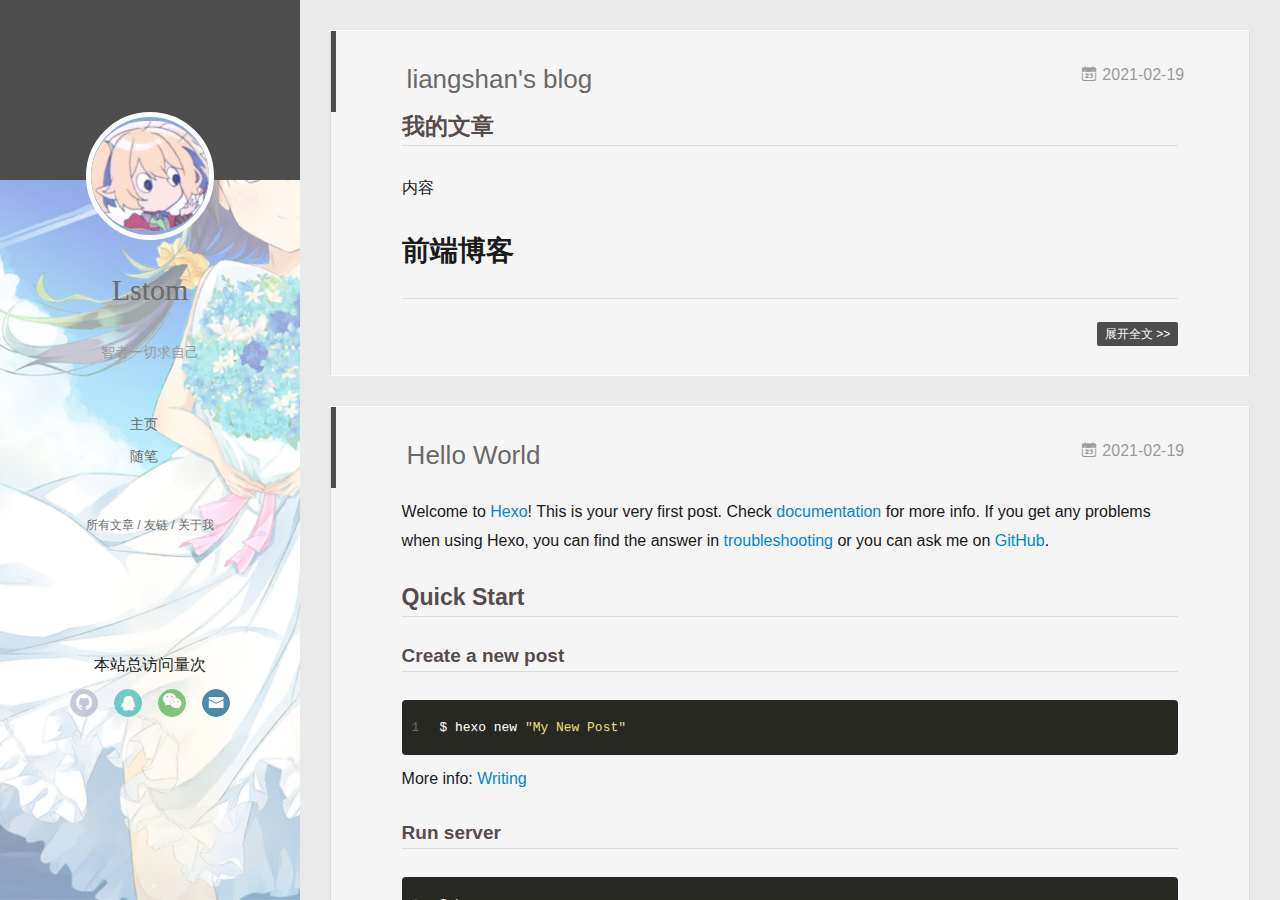
<file: index.html>
<!DOCTYPE html>
<html>
<head>
  <meta charset="utf-8">
  
  <meta name="renderer" content="webkit">
  <meta http-equiv="X-UA-Compatible" content="IE=edge" >
  <link rel="dns-prefetch" href="http://example.com">
  <title>LstomのBLOG</title>
  <meta name="viewport" content="width=device-width, initial-scale=1, maximum-scale=1">
  <meta property="og:type" content="website">
<meta property="og:title" content="LstomのBLOG">
<meta property="og:url" content="http://example.com/index.html">
<meta property="og:site_name" content="LstomのBLOG">
<meta property="og:locale" content="zh_CN">
<meta property="article:author" content="Lstom">
<meta name="twitter:card" content="summary">
  
    <link rel="alternative" href="/atom.xml" title="LstomのBLOG" type="application/atom+xml">
  
  
    <link rel="icon" href="/favicon.ico">
  
  <link rel="stylesheet" type="text/css" href="/./main.2d7529.css">
  <style type="text/css">
  
    #container.show {
      background: linear-gradient(200deg,#a0cfe4,#e8c37e);
    }
  </style>
  

  

<meta name="generator" content="Hexo 5.3.0"></head>

<body>
  <div id="container" q-class="show:isCtnShow">
    <canvas id="anm-canvas" class="anm-canvas"></canvas>
    <div class="left-col" q-class="show:isShow">
      
	<div class="overlay" style="background: #4d4d4d">
	</div>
	<div class="intrude-less">
		<header id="header" class="inner">
			<a href="/" class="profilepic">
				<img src="/img/user.jpg" class="js-avatar">
			</a>
			<hgroup>
				<h1 class="header-author"><a href="/">
						Lstom
					</a></h1>
			</hgroup>
			
				<p class="header-subtitle">
					智者一切求自己
				</p>
				

					<nav class="header-menu">
						<ul>
							
								<li><a href="/">
										主页
									</a></li>
								
								<li><a href="/tags/%E9%9A%8F%E7%AC%94/">
										随笔
									</a></li>
								
						</ul>
					</nav>
					<nav class="header-smart-menu">
						
							
								<a q-on="click: openSlider(e, 'innerArchive')" href="javascript:void(0)">
									所有文章
								</a>
								
									
							
								<a q-on="click: openSlider(e, 'friends')" href="javascript:void(0)">
									友链
								</a>
								
									
							
								<a q-on="click: openSlider(e, 'aboutme')" href="javascript:void(0)">
									关于我
								</a>
								
									
					</nav>
					<!-- 网易云音乐插件 -->
					
						<nav>
							<iframe frameborder="no" border="0" marginwidth="0" marginheight="0" width=250 height=86
								src="//music.163.com/outchain/player?type=2&id=447280094&auto=1&height=66"></iframe>
							<script async src="//busuanzi.ibruce.info/busuanzi/2.3/busuanzi.pure.mini.js"></script>
							<span id="busuanzi_container_site_pv">本站总访问量<span
									id="busuanzi_value_site_pv"></span>次</span>
						</nav>
						
							<nav class="header-nav">
								<div class="social">
									
										<a class="github" target="_blank" href="#"
											title="github"><i class="icon-github"></i></a>
										
										<a class="qq" target="_blank" href="#"
											title="qq"><i class="icon-qq"></i></a>
										
										<a class="weixin" target="_blank" href="#"
											title="weixin"><i class="icon-weixin"></i></a>
										
										<a class="mail" target="_blank" href="mailto:litten225@qq.com"
											title="mail"><i class="icon-mail"></i></a>
										
								</div>
							</nav>


		</header>
	</div>
    </div>
    <div class="mid-col" q-class="show:isShow,hide:isShow|isFalse">
      
<nav id="mobile-nav">
  	<div class="overlay js-overlay" style="background: #4d4d4d"></div>
	<div class="btnctn js-mobile-btnctn">
  		<div class="slider-trigger list" q-on="click: openSlider(e)"><i class="icon icon-sort"></i></div>
	</div>
	<div class="intrude-less">
		<header id="header" class="inner">
			<div class="profilepic">
				<img src="/img/user.jpg" class="js-avatar">
			</div>
			<hgroup>
			  <h1 class="header-author js-header-author">Lstom</h1>
			</hgroup>
			
			<p class="header-subtitle"><i class="icon icon-quo-left"></i>智者一切求自己<i class="icon icon-quo-right"></i></p>
			
			
			
				
			
				
			
			
			
			<nav class="header-nav">
				<div class="social">
					
						<a class="github" target="_blank" href="#" title="github"><i class="icon-github"></i></a>
			        
						<a class="qq" target="_blank" href="#" title="qq"><i class="icon-qq"></i></a>
			        
						<a class="weixin" target="_blank" href="#" title="weixin"><i class="icon-weixin"></i></a>
			        
						<a class="mail" target="_blank" href="mailto:litten225@qq.com" title="mail"><i class="icon-mail"></i></a>
			        
				</div>
			</nav>

			<nav class="header-menu js-header-menu">
				<ul style="width: 50%">
				
				
					<li style="width: 50%"><a href="/">主页</a></li>
		        
					<li style="width: 50%"><a href="/tags/%E9%9A%8F%E7%AC%94/">随笔</a></li>
		        
				</ul>
			</nav>
		</header>				
	</div>
	<div class="mobile-mask" style="display:none" q-show="isShow"></div>
</nav>

      <div id="wrapper" class="body-wrap">
        <div class="menu-l">
          <div class="canvas-wrap">
            <canvas data-colors="#eaeaea" data-sectionHeight="100" data-contentId="js-content" id="myCanvas1" class="anm-canvas"></canvas>
          </div>
          <div id="js-content" class="content-ll">
            
  
    <article id="post-liangshan-s-blog" class="article article-type-post  article-index" itemscope itemprop="blogPost">
  <div class="article-inner">
    
      <header class="article-header">
        
  
    <h1 itemprop="name">
      <a class="article-title" href="/2021/02/19/liangshan-s-blog/">liangshan&#39;s blog</a>
    </h1>
  

        
        <a href="/2021/02/19/liangshan-s-blog/" class="archive-article-date">
  	<time datetime="2021-02-19T13:24:38.000Z" itemprop="datePublished"><i class="icon-calendar icon"></i>2021-02-19</time>
</a>
        
      </header>
    
    <div class="article-entry" itemprop="articleBody">
      
        <h2 id="我的文章"><a href="#我的文章" class="headerlink" title="我的文章"></a>我的文章</h2><p>内容</p>
<h1 id="前端博客"><a href="#前端博客" class="headerlink" title="前端博客"></a>前端博客</h1>
      

      
    </div>
    <div class="article-info article-info-index">
      
      
      

      
        <p class="article-more-link">
          <a class="article-more-a" href="/2021/02/19/liangshan-s-blog/">展开全文 >></a>
        </p>
      

      
      <div class="clearfix"></div>
    </div>
  </div>
</article>








  
    <article id="post-hello-world" class="article article-type-post  article-index" itemscope itemprop="blogPost">
  <div class="article-inner">
    
      <header class="article-header">
        
  
    <h1 itemprop="name">
      <a class="article-title" href="/2021/02/19/hello-world/">Hello World</a>
    </h1>
  

        
        <a href="/2021/02/19/hello-world/" class="archive-article-date">
  	<time datetime="2021-02-19T06:11:33.546Z" itemprop="datePublished"><i class="icon-calendar icon"></i>2021-02-19</time>
</a>
        
      </header>
    
    <div class="article-entry" itemprop="articleBody">
      
        <p>Welcome to <a target="_blank" rel="noopener" href="https://hexo.io/">Hexo</a>! This is your very first post. Check <a target="_blank" rel="noopener" href="https://hexo.io/docs/">documentation</a> for more info. If you get any problems when using Hexo, you can find the answer in <a target="_blank" rel="noopener" href="https://hexo.io/docs/troubleshooting.html">troubleshooting</a> or you can ask me on <a target="_blank" rel="noopener" href="https://github.com/hexojs/hexo/issues">GitHub</a>.</p>
<h2 id="Quick-Start"><a href="#Quick-Start" class="headerlink" title="Quick Start"></a>Quick Start</h2><h3 id="Create-a-new-post"><a href="#Create-a-new-post" class="headerlink" title="Create a new post"></a>Create a new post</h3><figure class="highlight bash"><table><tr><td class="gutter"><pre><span class="line">1</span><br></pre></td><td class="code"><pre><span class="line">$ hexo new <span class="string">&quot;My New Post&quot;</span></span><br></pre></td></tr></table></figure>
<p>More info: <a target="_blank" rel="noopener" href="https://hexo.io/docs/writing.html">Writing</a></p>
<h3 id="Run-server"><a href="#Run-server" class="headerlink" title="Run server"></a>Run server</h3><figure class="highlight bash"><table><tr><td class="gutter"><pre><span class="line">1</span><br></pre></td><td class="code"><pre><span class="line">$ hexo server</span><br></pre></td></tr></table></figure>
<p>More info: <a target="_blank" rel="noopener" href="https://hexo.io/docs/server.html">Server</a></p>
<h3 id="Generate-static-files"><a href="#Generate-static-files" class="headerlink" title="Generate static files"></a>Generate static files</h3><figure class="highlight bash"><table><tr><td class="gutter"><pre><span class="line">1</span><br></pre></td><td class="code"><pre><span class="line">$ hexo generate</span><br></pre></td></tr></table></figure>
<p>More info: <a target="_blank" rel="noopener" href="https://hexo.io/docs/generating.html">Generating</a></p>
<h3 id="Deploy-to-remote-sites"><a href="#Deploy-to-remote-sites" class="headerlink" title="Deploy to remote sites"></a>Deploy to remote sites</h3><figure class="highlight bash"><table><tr><td class="gutter"><pre><span class="line">1</span><br></pre></td><td class="code"><pre><span class="line">$ hexo deploy</span><br></pre></td></tr></table></figure>
<p>More info: <a target="_blank" rel="noopener" href="https://hexo.io/docs/one-command-deployment.html">Deployment</a></p>

      

      
    </div>
    <div class="article-info article-info-index">
      
      
      

      
        <p class="article-more-link">
          <a class="article-more-a" href="/2021/02/19/hello-world/">展开全文 >></a>
        </p>
      

      
      <div class="clearfix"></div>
    </div>
  </div>
</article>








  
  


          </div>
        </div>
      </div>
      <footer id="footer">
  <div class="outer">
    <div id="footer-info">
    	<div class="footer-left">
    		&copy; 2021 Lstom
    	</div>
      	<div class="footer-right">
      		<a href="http://hexo.io/" target="_blank">Hexo</a>  Theme <a href="https://github.com/litten/hexo-theme-yilia" target="_blank">Yilia</a> by Litten
      	</div>
    </div>
  </div>
</footer>
    </div>
    <script>
	var yiliaConfig = {
		mathjax: false,
		isHome: true,
		isPost: false,
		isArchive: false,
		isTag: false,
		isCategory: false,
		open_in_new: false,
		root: "/",
		innerArchive: true,
		showTags: false
	}
</script>

<script>!function(t){function n(r){if(e[r])return e[r].exports;var o=e[r]={exports:{},id:r,loaded:!1};return t[r].call(o.exports,o,o.exports,n),o.loaded=!0,o.exports}var e={};return n.m=t,n.c=e,n.p="./",n(0)}([function(t,n,e){"use strict";function r(t){return t&&t.__esModule?t:{default:t}}function o(t,n){var e=/\/|index.html/g;return t.replace(e,"")===n.replace(e,"")}function i(){for(var t=document.querySelectorAll(".js-header-menu li a"),n=window.location.pathname,e=0,r=t.length;e<r;e++){var i=t[e];o(n,i.getAttribute("href"))&&(0,d.default)(i,"active")}}function u(t){for(var n=t.offsetLeft,e=t.offsetParent;null!==e;)n+=e.offsetLeft,e=e.offsetParent;return n}function f(t){for(var n=t.offsetTop,e=t.offsetParent;null!==e;)n+=e.offsetTop,e=e.offsetParent;return n}function c(t,n,e,r,o){var i=u(t),c=f(t)-n;if(c-e<=o){var a=t.$newDom;a||(a=t.cloneNode(!0),(0,h.default)(t,a),t.$newDom=a,a.style.position="fixed",a.style.top=(e||c)+"px",a.style.left=i+"px",a.style.zIndex=r||2,a.style.width="100%",a.style.color="#fff"),a.style.visibility="visible",t.style.visibility="hidden"}else{t.style.visibility="visible";var s=t.$newDom;s&&(s.style.visibility="hidden")}}function a(){var t=document.querySelector(".js-overlay"),n=document.querySelector(".js-header-menu");c(t,document.body.scrollTop,-63,2,0),c(n,document.body.scrollTop,1,3,0)}function s(){document.querySelector("#container").addEventListener("scroll",function(t){a()}),window.addEventListener("scroll",function(t){a()}),a()}function l(){x.default.versions.mobile&&window.screen.width<800&&(i(),s())}var p=e(71),d=r(p),v=e(72),y=(r(v),e(84)),h=r(y),b=e(69),x=r(b),m=e(75),g=r(m),w=e(70);l(),(0,w.addLoadEvent)(function(){g.default.init()}),t.exports={}},function(t,n){var e=t.exports="undefined"!=typeof window&&window.Math==Math?window:"undefined"!=typeof self&&self.Math==Math?self:Function("return this")();"number"==typeof __g&&(__g=e)},function(t,n){var e={}.hasOwnProperty;t.exports=function(t,n){return e.call(t,n)}},function(t,n,e){var r=e(49),o=e(15);t.exports=function(t){return r(o(t))}},function(t,n,e){t.exports=!e(8)(function(){return 7!=Object.defineProperty({},"a",{get:function(){return 7}}).a})},function(t,n,e){var r=e(6),o=e(12);t.exports=e(4)?function(t,n,e){return r.f(t,n,o(1,e))}:function(t,n,e){return t[n]=e,t}},function(t,n,e){var r=e(10),o=e(30),i=e(24),u=Object.defineProperty;n.f=e(4)?Object.defineProperty:function(t,n,e){if(r(t),n=i(n,!0),r(e),o)try{return u(t,n,e)}catch(t){}if("get"in e||"set"in e)throw TypeError("Accessors not supported!");return"value"in e&&(t[n]=e.value),t}},function(t,n,e){var r=e(22)("wks"),o=e(13),i=e(1).Symbol,u="function"==typeof i,f=t.exports=function(t){return r[t]||(r[t]=u&&i[t]||(u?i:o)("Symbol."+t))};f.store=r},function(t,n){t.exports=function(t){try{return!!t()}catch(t){return!0}}},function(t,n,e){var r=e(35),o=e(16);t.exports=Object.keys||function(t){return r(t,o)}},function(t,n,e){var r=e(11);t.exports=function(t){if(!r(t))throw TypeError(t+" is not an object!");return t}},function(t,n){t.exports=function(t){return"object"==typeof t?null!==t:"function"==typeof t}},function(t,n){t.exports=function(t,n){return{enumerable:!(1&t),configurable:!(2&t),writable:!(4&t),value:n}}},function(t,n){var e=0,r=Math.random();t.exports=function(t){return"Symbol(".concat(void 0===t?"":t,")_",(++e+r).toString(36))}},function(t,n){var e=t.exports={version:"2.4.0"};"number"==typeof __e&&(__e=e)},function(t,n){t.exports=function(t){if(void 0==t)throw TypeError("Can't call method on  "+t);return t}},function(t,n){t.exports="constructor,hasOwnProperty,isPrototypeOf,propertyIsEnumerable,toLocaleString,toString,valueOf".split(",")},function(t,n){t.exports={}},function(t,n){t.exports=!0},function(t,n){n.f={}.propertyIsEnumerable},function(t,n,e){var r=e(6).f,o=e(2),i=e(7)("toStringTag");t.exports=function(t,n,e){t&&!o(t=e?t:t.prototype,i)&&r(t,i,{configurable:!0,value:n})}},function(t,n,e){var r=e(22)("keys"),o=e(13);t.exports=function(t){return r[t]||(r[t]=o(t))}},function(t,n,e){var r=e(1),o="__core-js_shared__",i=r[o]||(r[o]={});t.exports=function(t){return i[t]||(i[t]={})}},function(t,n){var e=Math.ceil,r=Math.floor;t.exports=function(t){return isNaN(t=+t)?0:(t>0?r:e)(t)}},function(t,n,e){var r=e(11);t.exports=function(t,n){if(!r(t))return t;var e,o;if(n&&"function"==typeof(e=t.toString)&&!r(o=e.call(t)))return o;if("function"==typeof(e=t.valueOf)&&!r(o=e.call(t)))return o;if(!n&&"function"==typeof(e=t.toString)&&!r(o=e.call(t)))return o;throw TypeError("Can't convert object to primitive value")}},function(t,n,e){var r=e(1),o=e(14),i=e(18),u=e(26),f=e(6).f;t.exports=function(t){var n=o.Symbol||(o.Symbol=i?{}:r.Symbol||{});"_"==t.charAt(0)||t in n||f(n,t,{value:u.f(t)})}},function(t,n,e){n.f=e(7)},function(t,n,e){var r=e(1),o=e(14),i=e(46),u=e(5),f="prototype",c=function(t,n,e){var a,s,l,p=t&c.F,d=t&c.G,v=t&c.S,y=t&c.P,h=t&c.B,b=t&c.W,x=d?o:o[n]||(o[n]={}),m=x[f],g=d?r:v?r[n]:(r[n]||{})[f];d&&(e=n);for(a in e)s=!p&&g&&void 0!==g[a],s&&a in x||(l=s?g[a]:e[a],x[a]=d&&"function"!=typeof g[a]?e[a]:h&&s?i(l,r):b&&g[a]==l?function(t){var n=function(n,e,r){if(this instanceof t){switch(arguments.length){case 0:return new t;case 1:return new t(n);case 2:return new t(n,e)}return new t(n,e,r)}return t.apply(this,arguments)};return n[f]=t[f],n}(l):y&&"function"==typeof l?i(Function.call,l):l,y&&((x.virtual||(x.virtual={}))[a]=l,t&c.R&&m&&!m[a]&&u(m,a,l)))};c.F=1,c.G=2,c.S=4,c.P=8,c.B=16,c.W=32,c.U=64,c.R=128,t.exports=c},function(t,n){var e={}.toString;t.exports=function(t){return e.call(t).slice(8,-1)}},function(t,n,e){var r=e(11),o=e(1).document,i=r(o)&&r(o.createElement);t.exports=function(t){return i?o.createElement(t):{}}},function(t,n,e){t.exports=!e(4)&&!e(8)(function(){return 7!=Object.defineProperty(e(29)("div"),"a",{get:function(){return 7}}).a})},function(t,n,e){"use strict";var r=e(18),o=e(27),i=e(36),u=e(5),f=e(2),c=e(17),a=e(51),s=e(20),l=e(58),p=e(7)("iterator"),d=!([].keys&&"next"in[].keys()),v="@@iterator",y="keys",h="values",b=function(){return this};t.exports=function(t,n,e,x,m,g,w){a(e,n,x);var O,S,_,j=function(t){if(!d&&t in A)return A[t];switch(t){case y:return function(){return new e(this,t)};case h:return function(){return new e(this,t)}}return function(){return new e(this,t)}},P=n+" Iterator",E=m==h,M=!1,A=t.prototype,T=A[p]||A[v]||m&&A[m],L=T||j(m),N=m?E?j("entries"):L:void 0,C="Array"==n?A.entries||T:T;if(C&&(_=l(C.call(new t)),_!==Object.prototype&&(s(_,P,!0),r||f(_,p)||u(_,p,b))),E&&T&&T.name!==h&&(M=!0,L=function(){return T.call(this)}),r&&!w||!d&&!M&&A[p]||u(A,p,L),c[n]=L,c[P]=b,m)if(O={values:E?L:j(h),keys:g?L:j(y),entries:N},w)for(S in O)S in A||i(A,S,O[S]);else o(o.P+o.F*(d||M),n,O);return O}},function(t,n,e){var r=e(10),o=e(55),i=e(16),u=e(21)("IE_PROTO"),f=function(){},c="prototype",a=function(){var t,n=e(29)("iframe"),r=i.length,o="<",u=">";for(n.style.display="none",e(48).appendChild(n),n.src="javascript:",t=n.contentWindow.document,t.open(),t.write(o+"script"+u+"document.F=Object"+o+"/script"+u),t.close(),a=t.F;r--;)delete a[c][i[r]];return a()};t.exports=Object.create||function(t,n){var e;return null!==t?(f[c]=r(t),e=new f,f[c]=null,e[u]=t):e=a(),void 0===n?e:o(e,n)}},function(t,n,e){var r=e(35),o=e(16).concat("length","prototype");n.f=Object.getOwnPropertyNames||function(t){return r(t,o)}},function(t,n){n.f=Object.getOwnPropertySymbols},function(t,n,e){var r=e(2),o=e(3),i=e(45)(!1),u=e(21)("IE_PROTO");t.exports=function(t,n){var e,f=o(t),c=0,a=[];for(e in f)e!=u&&r(f,e)&&a.push(e);for(;n.length>c;)r(f,e=n[c++])&&(~i(a,e)||a.push(e));return a}},function(t,n,e){t.exports=e(5)},function(t,n,e){var r=e(15);t.exports=function(t){return Object(r(t))}},function(t,n,e){t.exports={default:e(41),__esModule:!0}},function(t,n,e){t.exports={default:e(42),__esModule:!0}},function(t,n,e){"use strict";function r(t){return t&&t.__esModule?t:{default:t}}n.__esModule=!0;var o=e(39),i=r(o),u=e(38),f=r(u),c="function"==typeof f.default&&"symbol"==typeof i.default?function(t){return typeof t}:function(t){return t&&"function"==typeof f.default&&t.constructor===f.default&&t!==f.default.prototype?"symbol":typeof t};n.default="function"==typeof f.default&&"symbol"===c(i.default)?function(t){return"undefined"==typeof t?"undefined":c(t)}:function(t){return t&&"function"==typeof f.default&&t.constructor===f.default&&t!==f.default.prototype?"symbol":"undefined"==typeof t?"undefined":c(t)}},function(t,n,e){e(65),e(63),e(66),e(67),t.exports=e(14).Symbol},function(t,n,e){e(64),e(68),t.exports=e(26).f("iterator")},function(t,n){t.exports=function(t){if("function"!=typeof t)throw TypeError(t+" is not a function!");return t}},function(t,n){t.exports=function(){}},function(t,n,e){var r=e(3),o=e(61),i=e(60);t.exports=function(t){return function(n,e,u){var f,c=r(n),a=o(c.length),s=i(u,a);if(t&&e!=e){for(;a>s;)if(f=c[s++],f!=f)return!0}else for(;a>s;s++)if((t||s in c)&&c[s]===e)return t||s||0;return!t&&-1}}},function(t,n,e){var r=e(43);t.exports=function(t,n,e){if(r(t),void 0===n)return t;switch(e){case 1:return function(e){return t.call(n,e)};case 2:return function(e,r){return t.call(n,e,r)};case 3:return function(e,r,o){return t.call(n,e,r,o)}}return function(){return t.apply(n,arguments)}}},function(t,n,e){var r=e(9),o=e(34),i=e(19);t.exports=function(t){var n=r(t),e=o.f;if(e)for(var u,f=e(t),c=i.f,a=0;f.length>a;)c.call(t,u=f[a++])&&n.push(u);return n}},function(t,n,e){t.exports=e(1).document&&document.documentElement},function(t,n,e){var r=e(28);t.exports=Object("z").propertyIsEnumerable(0)?Object:function(t){return"String"==r(t)?t.split(""):Object(t)}},function(t,n,e){var r=e(28);t.exports=Array.isArray||function(t){return"Array"==r(t)}},function(t,n,e){"use strict";var r=e(32),o=e(12),i=e(20),u={};e(5)(u,e(7)("iterator"),function(){return this}),t.exports=function(t,n,e){t.prototype=r(u,{next:o(1,e)}),i(t,n+" Iterator")}},function(t,n){t.exports=function(t,n){return{value:n,done:!!t}}},function(t,n,e){var r=e(9),o=e(3);t.exports=function(t,n){for(var e,i=o(t),u=r(i),f=u.length,c=0;f>c;)if(i[e=u[c++]]===n)return e}},function(t,n,e){var r=e(13)("meta"),o=e(11),i=e(2),u=e(6).f,f=0,c=Object.isExtensible||function(){return!0},a=!e(8)(function(){return c(Object.preventExtensions({}))}),s=function(t){u(t,r,{value:{i:"O"+ ++f,w:{}}})},l=function(t,n){if(!o(t))return"symbol"==typeof t?t:("string"==typeof t?"S":"P")+t;if(!i(t,r)){if(!c(t))return"F";if(!n)return"E";s(t)}return t[r].i},p=function(t,n){if(!i(t,r)){if(!c(t))return!0;if(!n)return!1;s(t)}return t[r].w},d=function(t){return a&&v.NEED&&c(t)&&!i(t,r)&&s(t),t},v=t.exports={KEY:r,NEED:!1,fastKey:l,getWeak:p,onFreeze:d}},function(t,n,e){var r=e(6),o=e(10),i=e(9);t.exports=e(4)?Object.defineProperties:function(t,n){o(t);for(var e,u=i(n),f=u.length,c=0;f>c;)r.f(t,e=u[c++],n[e]);return t}},function(t,n,e){var r=e(19),o=e(12),i=e(3),u=e(24),f=e(2),c=e(30),a=Object.getOwnPropertyDescriptor;n.f=e(4)?a:function(t,n){if(t=i(t),n=u(n,!0),c)try{return a(t,n)}catch(t){}if(f(t,n))return o(!r.f.call(t,n),t[n])}},function(t,n,e){var r=e(3),o=e(33).f,i={}.toString,u="object"==typeof window&&window&&Object.getOwnPropertyNames?Object.getOwnPropertyNames(window):[],f=function(t){try{return o(t)}catch(t){return u.slice()}};t.exports.f=function(t){return u&&"[object Window]"==i.call(t)?f(t):o(r(t))}},function(t,n,e){var r=e(2),o=e(37),i=e(21)("IE_PROTO"),u=Object.prototype;t.exports=Object.getPrototypeOf||function(t){return t=o(t),r(t,i)?t[i]:"function"==typeof t.constructor&&t instanceof t.constructor?t.constructor.prototype:t instanceof Object?u:null}},function(t,n,e){var r=e(23),o=e(15);t.exports=function(t){return function(n,e){var i,u,f=String(o(n)),c=r(e),a=f.length;return c<0||c>=a?t?"":void 0:(i=f.charCodeAt(c),i<55296||i>56319||c+1===a||(u=f.charCodeAt(c+1))<56320||u>57343?t?f.charAt(c):i:t?f.slice(c,c+2):(i-55296<<10)+(u-56320)+65536)}}},function(t,n,e){var r=e(23),o=Math.max,i=Math.min;t.exports=function(t,n){return t=r(t),t<0?o(t+n,0):i(t,n)}},function(t,n,e){var r=e(23),o=Math.min;t.exports=function(t){return t>0?o(r(t),9007199254740991):0}},function(t,n,e){"use strict";var r=e(44),o=e(52),i=e(17),u=e(3);t.exports=e(31)(Array,"Array",function(t,n){this._t=u(t),this._i=0,this._k=n},function(){var t=this._t,n=this._k,e=this._i++;return!t||e>=t.length?(this._t=void 0,o(1)):"keys"==n?o(0,e):"values"==n?o(0,t[e]):o(0,[e,t[e]])},"values"),i.Arguments=i.Array,r("keys"),r("values"),r("entries")},function(t,n){},function(t,n,e){"use strict";var r=e(59)(!0);e(31)(String,"String",function(t){this._t=String(t),this._i=0},function(){var t,n=this._t,e=this._i;return e>=n.length?{value:void 0,done:!0}:(t=r(n,e),this._i+=t.length,{value:t,done:!1})})},function(t,n,e){"use strict";var r=e(1),o=e(2),i=e(4),u=e(27),f=e(36),c=e(54).KEY,a=e(8),s=e(22),l=e(20),p=e(13),d=e(7),v=e(26),y=e(25),h=e(53),b=e(47),x=e(50),m=e(10),g=e(3),w=e(24),O=e(12),S=e(32),_=e(57),j=e(56),P=e(6),E=e(9),M=j.f,A=P.f,T=_.f,L=r.Symbol,N=r.JSON,C=N&&N.stringify,k="prototype",F=d("_hidden"),q=d("toPrimitive"),I={}.propertyIsEnumerable,B=s("symbol-registry"),D=s("symbols"),W=s("op-symbols"),H=Object[k],K="function"==typeof L,R=r.QObject,J=!R||!R[k]||!R[k].findChild,U=i&&a(function(){return 7!=S(A({},"a",{get:function(){return A(this,"a",{value:7}).a}})).a})?function(t,n,e){var r=M(H,n);r&&delete H[n],A(t,n,e),r&&t!==H&&A(H,n,r)}:A,G=function(t){var n=D[t]=S(L[k]);return n._k=t,n},$=K&&"symbol"==typeof L.iterator?function(t){return"symbol"==typeof t}:function(t){return t instanceof L},z=function(t,n,e){return t===H&&z(W,n,e),m(t),n=w(n,!0),m(e),o(D,n)?(e.enumerable?(o(t,F)&&t[F][n]&&(t[F][n]=!1),e=S(e,{enumerable:O(0,!1)})):(o(t,F)||A(t,F,O(1,{})),t[F][n]=!0),U(t,n,e)):A(t,n,e)},Y=function(t,n){m(t);for(var e,r=b(n=g(n)),o=0,i=r.length;i>o;)z(t,e=r[o++],n[e]);return t},Q=function(t,n){return void 0===n?S(t):Y(S(t),n)},X=function(t){var n=I.call(this,t=w(t,!0));return!(this===H&&o(D,t)&&!o(W,t))&&(!(n||!o(this,t)||!o(D,t)||o(this,F)&&this[F][t])||n)},V=function(t,n){if(t=g(t),n=w(n,!0),t!==H||!o(D,n)||o(W,n)){var e=M(t,n);return!e||!o(D,n)||o(t,F)&&t[F][n]||(e.enumerable=!0),e}},Z=function(t){for(var n,e=T(g(t)),r=[],i=0;e.length>i;)o(D,n=e[i++])||n==F||n==c||r.push(n);return r},tt=function(t){for(var n,e=t===H,r=T(e?W:g(t)),i=[],u=0;r.length>u;)!o(D,n=r[u++])||e&&!o(H,n)||i.push(D[n]);return i};K||(L=function(){if(this instanceof L)throw TypeError("Symbol is not a constructor!");var t=p(arguments.length>0?arguments[0]:void 0),n=function(e){this===H&&n.call(W,e),o(this,F)&&o(this[F],t)&&(this[F][t]=!1),U(this,t,O(1,e))};return i&&J&&U(H,t,{configurable:!0,set:n}),G(t)},f(L[k],"toString",function(){return this._k}),j.f=V,P.f=z,e(33).f=_.f=Z,e(19).f=X,e(34).f=tt,i&&!e(18)&&f(H,"propertyIsEnumerable",X,!0),v.f=function(t){return G(d(t))}),u(u.G+u.W+u.F*!K,{Symbol:L});for(var nt="hasInstance,isConcatSpreadable,iterator,match,replace,search,species,split,toPrimitive,toStringTag,unscopables".split(","),et=0;nt.length>et;)d(nt[et++]);for(var nt=E(d.store),et=0;nt.length>et;)y(nt[et++]);u(u.S+u.F*!K,"Symbol",{for:function(t){return o(B,t+="")?B[t]:B[t]=L(t)},keyFor:function(t){if($(t))return h(B,t);throw TypeError(t+" is not a symbol!")},useSetter:function(){J=!0},useSimple:function(){J=!1}}),u(u.S+u.F*!K,"Object",{create:Q,defineProperty:z,defineProperties:Y,getOwnPropertyDescriptor:V,getOwnPropertyNames:Z,getOwnPropertySymbols:tt}),N&&u(u.S+u.F*(!K||a(function(){var t=L();return"[null]"!=C([t])||"{}"!=C({a:t})||"{}"!=C(Object(t))})),"JSON",{stringify:function(t){if(void 0!==t&&!$(t)){for(var n,e,r=[t],o=1;arguments.length>o;)r.push(arguments[o++]);return n=r[1],"function"==typeof n&&(e=n),!e&&x(n)||(n=function(t,n){if(e&&(n=e.call(this,t,n)),!$(n))return n}),r[1]=n,C.apply(N,r)}}}),L[k][q]||e(5)(L[k],q,L[k].valueOf),l(L,"Symbol"),l(Math,"Math",!0),l(r.JSON,"JSON",!0)},function(t,n,e){e(25)("asyncIterator")},function(t,n,e){e(25)("observable")},function(t,n,e){e(62);for(var r=e(1),o=e(5),i=e(17),u=e(7)("toStringTag"),f=["NodeList","DOMTokenList","MediaList","StyleSheetList","CSSRuleList"],c=0;c<5;c++){var a=f[c],s=r[a],l=s&&s.prototype;l&&!l[u]&&o(l,u,a),i[a]=i.Array}},function(t,n){"use strict";var e={versions:function(){var t=window.navigator.userAgent;return{trident:t.indexOf("Trident")>-1,presto:t.indexOf("Presto")>-1,webKit:t.indexOf("AppleWebKit")>-1,gecko:t.indexOf("Gecko")>-1&&t.indexOf("KHTML")==-1,mobile:!!t.match(/AppleWebKit.*Mobile.*/),ios:!!t.match(/\(i[^;]+;( U;)? CPU.+Mac OS X/),android:t.indexOf("Android")>-1||t.indexOf("Linux")>-1,iPhone:t.indexOf("iPhone")>-1||t.indexOf("Mac")>-1,iPad:t.indexOf("iPad")>-1,webApp:t.indexOf("Safari")==-1,weixin:t.indexOf("MicroMessenger")==-1}}()};t.exports=e},function(t,n,e){"use strict";function r(t){return t&&t.__esModule?t:{default:t}}var o=e(40),i=r(o),u=function(){function t(t,n,e){return n||e?String.fromCharCode(n||e):o[t]||t}function n(t){return l[t]}var e=/&quot;|&lt;|&gt;|&amp;|&nbsp;|&apos;|&#(\d+);|&#(\d+)/g,r=/['<> "&]/g,o={"&quot;":'"',"&lt;":"<","&gt;":">","&amp;":"&","&nbsp;":" "},f=/\u00a0/g,c=/<br\s*\/?>/gi,a=/\r?\n/g,s=/\s/g,l={};for(var p in o)l[o[p]]=p;return o["&apos;"]="'",l["'"]="&#39;",{encode:function(t){return t?(""+t).replace(r,n).replace(a,"<br/>").replace(s,"&nbsp;"):""},decode:function(n){return n?(""+n).replace(c,"\n").replace(e,t).replace(f," "):""},encodeBase16:function(t){if(!t)return t;t+="";for(var n=[],e=0,r=t.length;r>e;e++)n.push(t.charCodeAt(e).toString(16).toUpperCase());return n.join("")},encodeBase16forJSON:function(t){if(!t)return t;t=t.replace(/[\u4E00-\u9FBF]/gi,function(t){return escape(t).replace("%u","\\u")});for(var n=[],e=0,r=t.length;r>e;e++)n.push(t.charCodeAt(e).toString(16).toUpperCase());return n.join("")},decodeBase16:function(t){if(!t)return t;t+="";for(var n=[],e=0,r=t.length;r>e;e+=2)n.push(String.fromCharCode("0x"+t.slice(e,e+2)));return n.join("")},encodeObject:function(t){if(t instanceof Array)for(var n=0,e=t.length;e>n;n++)t[n]=u.encodeObject(t[n]);else if("object"==("undefined"==typeof t?"undefined":(0,i.default)(t)))for(var r in t)t[r]=u.encodeObject(t[r]);else if("string"==typeof t)return u.encode(t);return t},loadScript:function(t){var n=document.createElement("script");document.getElementsByTagName("body")[0].appendChild(n),n.setAttribute("src",t)},addLoadEvent:function(t){var n=window.onload;"function"!=typeof window.onload?window.onload=t:window.onload=function(){n(),t()}}}}();t.exports=u},function(t,n){function e(t,n){t.classList?t.classList.add(n):t.className+=" "+n}t.exports=e},function(t,n){function e(t,n){if(t.classList)t.classList.remove(n);else{var e=new RegExp("(^|\\b)"+n.split(" ").join("|")+"(\\b|$)","gi");t.className=t.className.replace(e," ")}}t.exports=e},,,function(t,n){"use strict";function e(){var t=document.querySelector("#page-nav");if(t&&!document.querySelector("#page-nav .extend.prev")&&(t.innerHTML='<a class="extend prev disabled" rel="prev">&laquo; Prev</a>'+t.innerHTML),t&&!document.querySelector("#page-nav .extend.next")&&(t.innerHTML=t.innerHTML+'<a class="extend next disabled" rel="next">Next &raquo;</a>'),yiliaConfig&&yiliaConfig.open_in_new){var n=document.querySelectorAll(".article-entry a:not(.article-more-a)");n.forEach(function(t){t.setAttribute("target","_blank")})}var e=document.querySelector("#js-aboutme");e&&0!==e.length&&(e.innerHTML=e.innerText)}t.exports={init:e}},,,,,,,,,function(t,n){function e(t,n){if("string"==typeof n)return t.insertAdjacentHTML("afterend",n);var e=t.nextSibling;return e?t.parentNode.insertBefore(n,e):t.parentNode.appendChild(n)}t.exports=e}])</script><script src="/./main.2d7529.js"></script><script>!function(){var e=function(e){var t=document.createElement("script");document.getElementsByTagName("body")[0].appendChild(t),t.setAttribute("src",e)};e("/slider.885efe.js")}()</script>


    
<div class="tools-col" q-class="show:isShow,hide:isShow|isFalse" q-on="click:stop(e)">
  <div class="tools-nav header-menu">
    
    
      
      
      
    
      
      
      
    
      
      
      
    
    

    <ul style="width: 70%">
    
    
      
      <li style="width: 33.333333333333336%" q-on="click: openSlider(e, 'innerArchive')"><a href="javascript:void(0)" q-class="active:innerArchive">所有文章</a></li>
      
        
      
      <li style="width: 33.333333333333336%" q-on="click: openSlider(e, 'friends')"><a href="javascript:void(0)" q-class="active:friends">友链</a></li>
      
        
      
      <li style="width: 33.333333333333336%" q-on="click: openSlider(e, 'aboutme')"><a href="javascript:void(0)" q-class="active:aboutme">关于我</a></li>
      
        
    </ul>
  </div>
  <div class="tools-wrap">
    
    	<section class="tools-section tools-section-all" q-show="innerArchive">
        <div class="search-wrap">
          <input class="search-ipt" q-model="search" type="text" placeholder="find something…">
          <i class="icon-search icon" q-show="search|isEmptyStr"></i>
          <i class="icon-close icon" q-show="search|isNotEmptyStr" q-on="click:clearChose(e)"></i>
        </div>
        <div class="widget tagcloud search-tag">
          <p class="search-tag-wording">tag:</p>
          <label class="search-switch">
            <input type="checkbox" q-on="click:toggleTag(e)" q-attr="checked:showTags">
          </label>
          <ul class="article-tag-list" q-show="showTags">
            
            <div class="clearfix"></div>
          </ul>
        </div>
        <ul class="search-ul">
          <p q-show="jsonFail" style="padding: 20px; font-size: 12px;">
            缺失模块。<br/>1、在博客根目录（注意不是yilia根目录）执行以下命令：<br/> npm i hexo-generator-json-content --save<br/><br/>
            2、在根目录_config.yml里添加配置：
<pre style="font-size: 12px;" q-show="jsonFail">
  jsonContent:
    meta: false
    pages: false
    posts:
      title: true
      date: true
      path: true
      text: true
      raw: false
      content: false
      slug: false
      updated: false
      comments: false
      link: false
      permalink: false
      excerpt: false
      categories: false
      tags: true
</pre>
          </p>
          <li class="search-li" q-repeat="items" q-show="isShow">
            <a q-attr="href:path|urlformat" class="search-title"><i class="icon-quo-left icon"></i><span q-text="title"></span></a>
            <p class="search-time">
              <i class="icon-calendar icon"></i>
              <span q-text="date|dateformat"></span>
            </p>
            <p class="search-tag">
              <i class="icon-price-tags icon"></i>
              <span q-repeat="tags" q-on="click:choseTag(e, name)" q-text="name|tagformat"></span>
            </p>
          </li>
        </ul>
    	</section>
    

    
    	<section class="tools-section tools-section-friends" q-show="friends">
  		
        <ul class="search-ul">
          
            <li class="search-li">
              <a href="http://localhost:4000/" target="_blank" class="search-title"><i class="icon-quo-left icon"></i>友情链接1</a>
            </li>
          
            <li class="search-li">
              <a href="http://localhost:4000/" target="_blank" class="search-title"><i class="icon-quo-left icon"></i>友情链接2</a>
            </li>
          
            <li class="search-li">
              <a href="http://localhost:4000/" target="_blank" class="search-title"><i class="icon-quo-left icon"></i>友情链接3</a>
            </li>
          
            <li class="search-li">
              <a href="http://localhost:4000/" target="_blank" class="search-title"><i class="icon-quo-left icon"></i>友情链接4</a>
            </li>
          
            <li class="search-li">
              <a href="http://localhost:4000/" target="_blank" class="search-title"><i class="icon-quo-left icon"></i>友情链接5</a>
            </li>
          
            <li class="search-li">
              <a href="http://localhost:4000/" target="_blank" class="search-title"><i class="icon-quo-left icon"></i>友情链接6</a>
            </li>
          
        </ul>
  		
    	</section>
    

    
    	<section class="tools-section tools-section-me" q-show="aboutme">
  	  	
    	</section>
    
  </div>
  
</div>
    <!-- Root element of PhotoSwipe. Must have class pswp. -->
<div class="pswp" tabindex="-1" role="dialog" aria-hidden="true">

    <!-- Background of PhotoSwipe. 
         It's a separate element as animating opacity is faster than rgba(). -->
    <div class="pswp__bg"></div>

    <!-- Slides wrapper with overflow:hidden. -->
    <div class="pswp__scroll-wrap">

        <!-- Container that holds slides. 
            PhotoSwipe keeps only 3 of them in the DOM to save memory.
            Don't modify these 3 pswp__item elements, data is added later on. -->
        <div class="pswp__container">
            <div class="pswp__item"></div>
            <div class="pswp__item"></div>
            <div class="pswp__item"></div>
        </div>

        <!-- Default (PhotoSwipeUI_Default) interface on top of sliding area. Can be changed. -->
        <div class="pswp__ui pswp__ui--hidden">

            <div class="pswp__top-bar">

                <!--  Controls are self-explanatory. Order can be changed. -->

                <div class="pswp__counter"></div>

                <button class="pswp__button pswp__button--close" title="Close (Esc)"></button>

                <button class="pswp__button pswp__button--share" style="display:none" title="Share"></button>

                <button class="pswp__button pswp__button--fs" title="Toggle fullscreen"></button>

                <button class="pswp__button pswp__button--zoom" title="Zoom in/out"></button>

                <!-- Preloader demo http://codepen.io/dimsemenov/pen/yyBWoR -->
                <!-- element will get class pswp__preloader--active when preloader is running -->
                <div class="pswp__preloader">
                    <div class="pswp__preloader__icn">
                      <div class="pswp__preloader__cut">
                        <div class="pswp__preloader__donut"></div>
                      </div>
                    </div>
                </div>
            </div>

            <div class="pswp__share-modal pswp__share-modal--hidden pswp__single-tap">
                <div class="pswp__share-tooltip"></div> 
            </div>

            <button class="pswp__button pswp__button--arrow--left" title="Previous (arrow left)">
            </button>

            <button class="pswp__button pswp__button--arrow--right" title="Next (arrow right)">
            </button>

            <div class="pswp__caption">
                <div class="pswp__caption__center"></div>
            </div>

        </div>

    </div>

</div>
  </div>
</body>
</html>
</file>
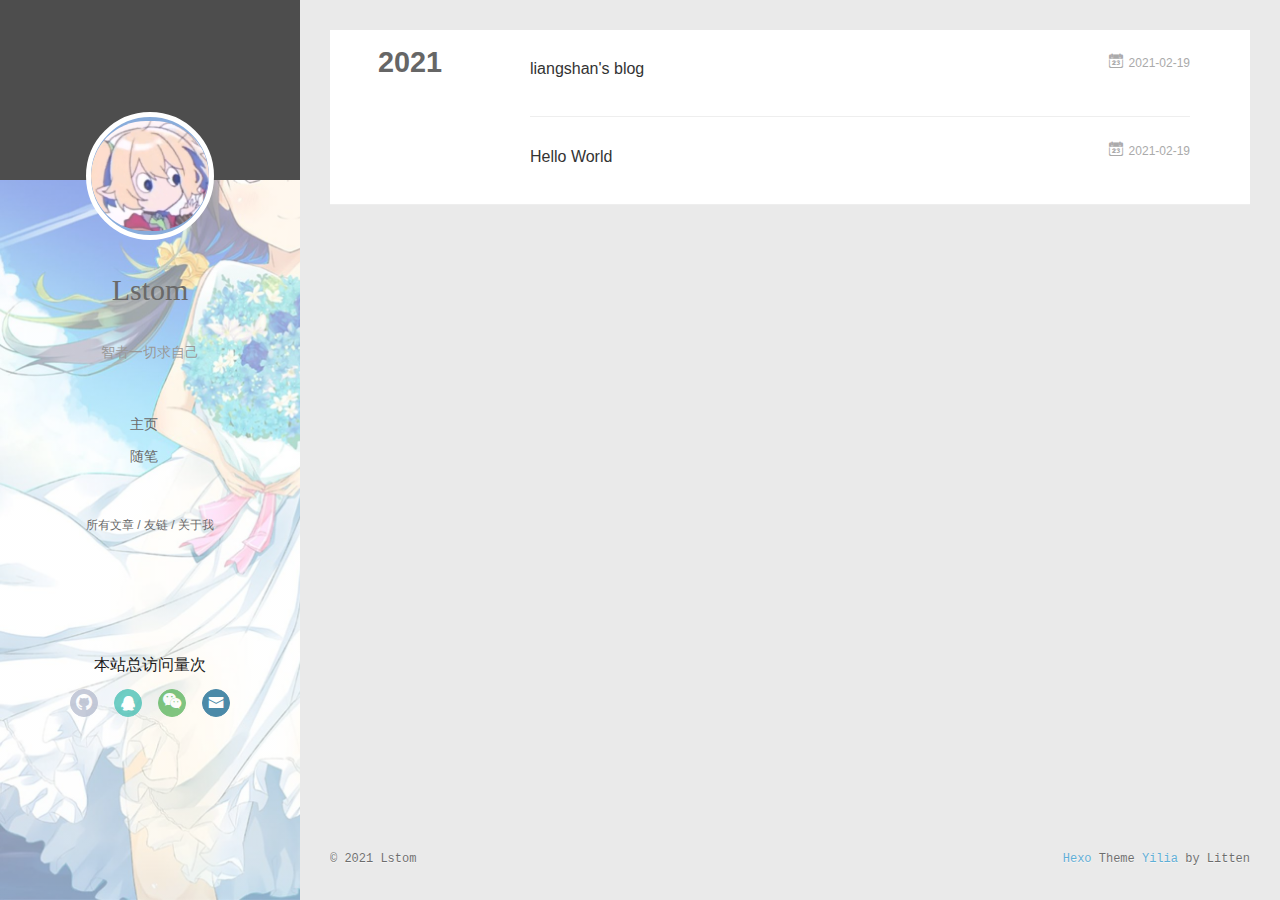
<file: archives/index.html>
<!DOCTYPE html>
<html>
<head>
  <meta charset="utf-8">
  
  <meta name="renderer" content="webkit">
  <meta http-equiv="X-UA-Compatible" content="IE=edge" >
  <link rel="dns-prefetch" href="http://example.com">
  <title>Archives | LstomのBLOG</title>
  <meta name="viewport" content="width=device-width, initial-scale=1, maximum-scale=1">
  <meta property="og:type" content="website">
<meta property="og:title" content="LstomのBLOG">
<meta property="og:url" content="http://example.com/archives/index.html">
<meta property="og:site_name" content="LstomのBLOG">
<meta property="og:locale" content="zh_CN">
<meta property="article:author" content="Lstom">
<meta name="twitter:card" content="summary">
  
    <link rel="alternative" href="/atom.xml" title="LstomのBLOG" type="application/atom+xml">
  
  
    <link rel="icon" href="/favicon.ico">
  
  <link rel="stylesheet" type="text/css" href="/./main.2d7529.css">
  <style type="text/css">
  
    #container.show {
      background: linear-gradient(200deg,#a0cfe4,#e8c37e);
    }
  </style>
  

  

<meta name="generator" content="Hexo 5.3.0"></head>

<body>
  <div id="container" q-class="show:isCtnShow">
    <canvas id="anm-canvas" class="anm-canvas"></canvas>
    <div class="left-col" q-class="show:isShow">
      
	<div class="overlay" style="background: #4d4d4d">
	</div>
	<div class="intrude-less">
		<header id="header" class="inner">
			<a href="/" class="profilepic">
				<img src="/img/user.jpg" class="js-avatar">
			</a>
			<hgroup>
				<h1 class="header-author"><a href="/">
						Lstom
					</a></h1>
			</hgroup>
			
				<p class="header-subtitle">
					智者一切求自己
				</p>
				

					<nav class="header-menu">
						<ul>
							
								<li><a href="/">
										主页
									</a></li>
								
								<li><a href="/tags/%E9%9A%8F%E7%AC%94/">
										随笔
									</a></li>
								
						</ul>
					</nav>
					<nav class="header-smart-menu">
						
							
								<a q-on="click: openSlider(e, 'innerArchive')" href="javascript:void(0)">
									所有文章
								</a>
								
									
							
								<a q-on="click: openSlider(e, 'friends')" href="javascript:void(0)">
									友链
								</a>
								
									
							
								<a q-on="click: openSlider(e, 'aboutme')" href="javascript:void(0)">
									关于我
								</a>
								
									
					</nav>
					<!-- 网易云音乐插件 -->
					
						<nav>
							<iframe frameborder="no" border="0" marginwidth="0" marginheight="0" width=250 height=86
								src="//music.163.com/outchain/player?type=2&id=447280094&auto=1&height=66"></iframe>
							<script async src="//busuanzi.ibruce.info/busuanzi/2.3/busuanzi.pure.mini.js"></script>
							<span id="busuanzi_container_site_pv">本站总访问量<span
									id="busuanzi_value_site_pv"></span>次</span>
						</nav>
						
							<nav class="header-nav">
								<div class="social">
									
										<a class="github" target="_blank" href="#"
											title="github"><i class="icon-github"></i></a>
										
										<a class="qq" target="_blank" href="#"
											title="qq"><i class="icon-qq"></i></a>
										
										<a class="weixin" target="_blank" href="#"
											title="weixin"><i class="icon-weixin"></i></a>
										
										<a class="mail" target="_blank" href="mailto:litten225@qq.com"
											title="mail"><i class="icon-mail"></i></a>
										
								</div>
							</nav>


		</header>
	</div>
    </div>
    <div class="mid-col" q-class="show:isShow,hide:isShow|isFalse">
      
<nav id="mobile-nav">
  	<div class="overlay js-overlay" style="background: #4d4d4d"></div>
	<div class="btnctn js-mobile-btnctn">
  		<div class="slider-trigger list" q-on="click: openSlider(e)"><i class="icon icon-sort"></i></div>
	</div>
	<div class="intrude-less">
		<header id="header" class="inner">
			<div class="profilepic">
				<img src="/img/user.jpg" class="js-avatar">
			</div>
			<hgroup>
			  <h1 class="header-author js-header-author">Lstom</h1>
			</hgroup>
			
			<p class="header-subtitle"><i class="icon icon-quo-left"></i>智者一切求自己<i class="icon icon-quo-right"></i></p>
			
			
			
				
			
				
			
			
			
			<nav class="header-nav">
				<div class="social">
					
						<a class="github" target="_blank" href="#" title="github"><i class="icon-github"></i></a>
			        
						<a class="qq" target="_blank" href="#" title="qq"><i class="icon-qq"></i></a>
			        
						<a class="weixin" target="_blank" href="#" title="weixin"><i class="icon-weixin"></i></a>
			        
						<a class="mail" target="_blank" href="mailto:litten225@qq.com" title="mail"><i class="icon-mail"></i></a>
			        
				</div>
			</nav>

			<nav class="header-menu js-header-menu">
				<ul style="width: 50%">
				
				
					<li style="width: 50%"><a href="/">主页</a></li>
		        
					<li style="width: 50%"><a href="/tags/%E9%9A%8F%E7%AC%94/">随笔</a></li>
		        
				</ul>
			</nav>
		</header>				
	</div>
	<div class="mobile-mask" style="display:none" q-show="isShow"></div>
</nav>

      <div id="wrapper" class="body-wrap">
        <div class="menu-l">
          <div class="canvas-wrap">
            <canvas data-colors="#eaeaea" data-sectionHeight="100" data-contentId="js-content" id="myCanvas1" class="anm-canvas"></canvas>
          </div>
          <div id="js-content" class="content-ll">
            
  
  
    
    
      
      
      <section class="archives-wrap">
        <div class="archive-year-wrap">
          <a href="/archives/2021" class="archive-year">2021</a>
        </div>
        <div class="archives">
    
    <article class="archive-article archive-type-post">
  <div class="archive-article-inner">
    <header class="archive-article-header">
      	<div class="article-meta">
	      	<a href="/2021/02/19/liangshan-s-blog/" class="archive-article-date">
  	<time datetime="2021-02-19T13:24:38.000Z" itemprop="datePublished"><i class="icon-calendar icon"></i>2021-02-19</time>
</a>
        </div>
    	 
  
    <h1 itemprop="name">
      <a class="archive-article-title" href="/2021/02/19/liangshan-s-blog/">liangshan&#39;s blog</a>
    </h1>
  

        <div class="article-info info-on-right">
          
          

        </div>
        <div class="clearfix"></div>
    </header>
  </div>
</article>
  
    
    
    <article class="archive-article archive-type-post">
  <div class="archive-article-inner">
    <header class="archive-article-header">
      	<div class="article-meta">
	      	<a href="/2021/02/19/hello-world/" class="archive-article-date">
  	<time datetime="2021-02-19T06:11:33.546Z" itemprop="datePublished"><i class="icon-calendar icon"></i>2021-02-19</time>
</a>
        </div>
    	 
  
    <h1 itemprop="name">
      <a class="archive-article-title" href="/2021/02/19/hello-world/">Hello World</a>
    </h1>
  

        <div class="article-info info-on-right">
          
          

        </div>
        <div class="clearfix"></div>
    </header>
  </div>
</article>
  
  
    </div></section>
  

    


          </div>
        </div>
      </div>
      <footer id="footer">
  <div class="outer">
    <div id="footer-info">
    	<div class="footer-left">
    		&copy; 2021 Lstom
    	</div>
      	<div class="footer-right">
      		<a href="http://hexo.io/" target="_blank">Hexo</a>  Theme <a href="https://github.com/litten/hexo-theme-yilia" target="_blank">Yilia</a> by Litten
      	</div>
    </div>
  </div>
</footer>
    </div>
    <script>
	var yiliaConfig = {
		mathjax: false,
		isHome: false,
		isPost: false,
		isArchive: true,
		isTag: false,
		isCategory: false,
		open_in_new: false,
		root: "/",
		innerArchive: true,
		showTags: false
	}
</script>

<script>!function(t){function n(r){if(e[r])return e[r].exports;var o=e[r]={exports:{},id:r,loaded:!1};return t[r].call(o.exports,o,o.exports,n),o.loaded=!0,o.exports}var e={};return n.m=t,n.c=e,n.p="./",n(0)}([function(t,n,e){"use strict";function r(t){return t&&t.__esModule?t:{default:t}}function o(t,n){var e=/\/|index.html/g;return t.replace(e,"")===n.replace(e,"")}function i(){for(var t=document.querySelectorAll(".js-header-menu li a"),n=window.location.pathname,e=0,r=t.length;e<r;e++){var i=t[e];o(n,i.getAttribute("href"))&&(0,d.default)(i,"active")}}function u(t){for(var n=t.offsetLeft,e=t.offsetParent;null!==e;)n+=e.offsetLeft,e=e.offsetParent;return n}function f(t){for(var n=t.offsetTop,e=t.offsetParent;null!==e;)n+=e.offsetTop,e=e.offsetParent;return n}function c(t,n,e,r,o){var i=u(t),c=f(t)-n;if(c-e<=o){var a=t.$newDom;a||(a=t.cloneNode(!0),(0,h.default)(t,a),t.$newDom=a,a.style.position="fixed",a.style.top=(e||c)+"px",a.style.left=i+"px",a.style.zIndex=r||2,a.style.width="100%",a.style.color="#fff"),a.style.visibility="visible",t.style.visibility="hidden"}else{t.style.visibility="visible";var s=t.$newDom;s&&(s.style.visibility="hidden")}}function a(){var t=document.querySelector(".js-overlay"),n=document.querySelector(".js-header-menu");c(t,document.body.scrollTop,-63,2,0),c(n,document.body.scrollTop,1,3,0)}function s(){document.querySelector("#container").addEventListener("scroll",function(t){a()}),window.addEventListener("scroll",function(t){a()}),a()}function l(){x.default.versions.mobile&&window.screen.width<800&&(i(),s())}var p=e(71),d=r(p),v=e(72),y=(r(v),e(84)),h=r(y),b=e(69),x=r(b),m=e(75),g=r(m),w=e(70);l(),(0,w.addLoadEvent)(function(){g.default.init()}),t.exports={}},function(t,n){var e=t.exports="undefined"!=typeof window&&window.Math==Math?window:"undefined"!=typeof self&&self.Math==Math?self:Function("return this")();"number"==typeof __g&&(__g=e)},function(t,n){var e={}.hasOwnProperty;t.exports=function(t,n){return e.call(t,n)}},function(t,n,e){var r=e(49),o=e(15);t.exports=function(t){return r(o(t))}},function(t,n,e){t.exports=!e(8)(function(){return 7!=Object.defineProperty({},"a",{get:function(){return 7}}).a})},function(t,n,e){var r=e(6),o=e(12);t.exports=e(4)?function(t,n,e){return r.f(t,n,o(1,e))}:function(t,n,e){return t[n]=e,t}},function(t,n,e){var r=e(10),o=e(30),i=e(24),u=Object.defineProperty;n.f=e(4)?Object.defineProperty:function(t,n,e){if(r(t),n=i(n,!0),r(e),o)try{return u(t,n,e)}catch(t){}if("get"in e||"set"in e)throw TypeError("Accessors not supported!");return"value"in e&&(t[n]=e.value),t}},function(t,n,e){var r=e(22)("wks"),o=e(13),i=e(1).Symbol,u="function"==typeof i,f=t.exports=function(t){return r[t]||(r[t]=u&&i[t]||(u?i:o)("Symbol."+t))};f.store=r},function(t,n){t.exports=function(t){try{return!!t()}catch(t){return!0}}},function(t,n,e){var r=e(35),o=e(16);t.exports=Object.keys||function(t){return r(t,o)}},function(t,n,e){var r=e(11);t.exports=function(t){if(!r(t))throw TypeError(t+" is not an object!");return t}},function(t,n){t.exports=function(t){return"object"==typeof t?null!==t:"function"==typeof t}},function(t,n){t.exports=function(t,n){return{enumerable:!(1&t),configurable:!(2&t),writable:!(4&t),value:n}}},function(t,n){var e=0,r=Math.random();t.exports=function(t){return"Symbol(".concat(void 0===t?"":t,")_",(++e+r).toString(36))}},function(t,n){var e=t.exports={version:"2.4.0"};"number"==typeof __e&&(__e=e)},function(t,n){t.exports=function(t){if(void 0==t)throw TypeError("Can't call method on  "+t);return t}},function(t,n){t.exports="constructor,hasOwnProperty,isPrototypeOf,propertyIsEnumerable,toLocaleString,toString,valueOf".split(",")},function(t,n){t.exports={}},function(t,n){t.exports=!0},function(t,n){n.f={}.propertyIsEnumerable},function(t,n,e){var r=e(6).f,o=e(2),i=e(7)("toStringTag");t.exports=function(t,n,e){t&&!o(t=e?t:t.prototype,i)&&r(t,i,{configurable:!0,value:n})}},function(t,n,e){var r=e(22)("keys"),o=e(13);t.exports=function(t){return r[t]||(r[t]=o(t))}},function(t,n,e){var r=e(1),o="__core-js_shared__",i=r[o]||(r[o]={});t.exports=function(t){return i[t]||(i[t]={})}},function(t,n){var e=Math.ceil,r=Math.floor;t.exports=function(t){return isNaN(t=+t)?0:(t>0?r:e)(t)}},function(t,n,e){var r=e(11);t.exports=function(t,n){if(!r(t))return t;var e,o;if(n&&"function"==typeof(e=t.toString)&&!r(o=e.call(t)))return o;if("function"==typeof(e=t.valueOf)&&!r(o=e.call(t)))return o;if(!n&&"function"==typeof(e=t.toString)&&!r(o=e.call(t)))return o;throw TypeError("Can't convert object to primitive value")}},function(t,n,e){var r=e(1),o=e(14),i=e(18),u=e(26),f=e(6).f;t.exports=function(t){var n=o.Symbol||(o.Symbol=i?{}:r.Symbol||{});"_"==t.charAt(0)||t in n||f(n,t,{value:u.f(t)})}},function(t,n,e){n.f=e(7)},function(t,n,e){var r=e(1),o=e(14),i=e(46),u=e(5),f="prototype",c=function(t,n,e){var a,s,l,p=t&c.F,d=t&c.G,v=t&c.S,y=t&c.P,h=t&c.B,b=t&c.W,x=d?o:o[n]||(o[n]={}),m=x[f],g=d?r:v?r[n]:(r[n]||{})[f];d&&(e=n);for(a in e)s=!p&&g&&void 0!==g[a],s&&a in x||(l=s?g[a]:e[a],x[a]=d&&"function"!=typeof g[a]?e[a]:h&&s?i(l,r):b&&g[a]==l?function(t){var n=function(n,e,r){if(this instanceof t){switch(arguments.length){case 0:return new t;case 1:return new t(n);case 2:return new t(n,e)}return new t(n,e,r)}return t.apply(this,arguments)};return n[f]=t[f],n}(l):y&&"function"==typeof l?i(Function.call,l):l,y&&((x.virtual||(x.virtual={}))[a]=l,t&c.R&&m&&!m[a]&&u(m,a,l)))};c.F=1,c.G=2,c.S=4,c.P=8,c.B=16,c.W=32,c.U=64,c.R=128,t.exports=c},function(t,n){var e={}.toString;t.exports=function(t){return e.call(t).slice(8,-1)}},function(t,n,e){var r=e(11),o=e(1).document,i=r(o)&&r(o.createElement);t.exports=function(t){return i?o.createElement(t):{}}},function(t,n,e){t.exports=!e(4)&&!e(8)(function(){return 7!=Object.defineProperty(e(29)("div"),"a",{get:function(){return 7}}).a})},function(t,n,e){"use strict";var r=e(18),o=e(27),i=e(36),u=e(5),f=e(2),c=e(17),a=e(51),s=e(20),l=e(58),p=e(7)("iterator"),d=!([].keys&&"next"in[].keys()),v="@@iterator",y="keys",h="values",b=function(){return this};t.exports=function(t,n,e,x,m,g,w){a(e,n,x);var O,S,_,j=function(t){if(!d&&t in A)return A[t];switch(t){case y:return function(){return new e(this,t)};case h:return function(){return new e(this,t)}}return function(){return new e(this,t)}},P=n+" Iterator",E=m==h,M=!1,A=t.prototype,T=A[p]||A[v]||m&&A[m],L=T||j(m),N=m?E?j("entries"):L:void 0,C="Array"==n?A.entries||T:T;if(C&&(_=l(C.call(new t)),_!==Object.prototype&&(s(_,P,!0),r||f(_,p)||u(_,p,b))),E&&T&&T.name!==h&&(M=!0,L=function(){return T.call(this)}),r&&!w||!d&&!M&&A[p]||u(A,p,L),c[n]=L,c[P]=b,m)if(O={values:E?L:j(h),keys:g?L:j(y),entries:N},w)for(S in O)S in A||i(A,S,O[S]);else o(o.P+o.F*(d||M),n,O);return O}},function(t,n,e){var r=e(10),o=e(55),i=e(16),u=e(21)("IE_PROTO"),f=function(){},c="prototype",a=function(){var t,n=e(29)("iframe"),r=i.length,o="<",u=">";for(n.style.display="none",e(48).appendChild(n),n.src="javascript:",t=n.contentWindow.document,t.open(),t.write(o+"script"+u+"document.F=Object"+o+"/script"+u),t.close(),a=t.F;r--;)delete a[c][i[r]];return a()};t.exports=Object.create||function(t,n){var e;return null!==t?(f[c]=r(t),e=new f,f[c]=null,e[u]=t):e=a(),void 0===n?e:o(e,n)}},function(t,n,e){var r=e(35),o=e(16).concat("length","prototype");n.f=Object.getOwnPropertyNames||function(t){return r(t,o)}},function(t,n){n.f=Object.getOwnPropertySymbols},function(t,n,e){var r=e(2),o=e(3),i=e(45)(!1),u=e(21)("IE_PROTO");t.exports=function(t,n){var e,f=o(t),c=0,a=[];for(e in f)e!=u&&r(f,e)&&a.push(e);for(;n.length>c;)r(f,e=n[c++])&&(~i(a,e)||a.push(e));return a}},function(t,n,e){t.exports=e(5)},function(t,n,e){var r=e(15);t.exports=function(t){return Object(r(t))}},function(t,n,e){t.exports={default:e(41),__esModule:!0}},function(t,n,e){t.exports={default:e(42),__esModule:!0}},function(t,n,e){"use strict";function r(t){return t&&t.__esModule?t:{default:t}}n.__esModule=!0;var o=e(39),i=r(o),u=e(38),f=r(u),c="function"==typeof f.default&&"symbol"==typeof i.default?function(t){return typeof t}:function(t){return t&&"function"==typeof f.default&&t.constructor===f.default&&t!==f.default.prototype?"symbol":typeof t};n.default="function"==typeof f.default&&"symbol"===c(i.default)?function(t){return"undefined"==typeof t?"undefined":c(t)}:function(t){return t&&"function"==typeof f.default&&t.constructor===f.default&&t!==f.default.prototype?"symbol":"undefined"==typeof t?"undefined":c(t)}},function(t,n,e){e(65),e(63),e(66),e(67),t.exports=e(14).Symbol},function(t,n,e){e(64),e(68),t.exports=e(26).f("iterator")},function(t,n){t.exports=function(t){if("function"!=typeof t)throw TypeError(t+" is not a function!");return t}},function(t,n){t.exports=function(){}},function(t,n,e){var r=e(3),o=e(61),i=e(60);t.exports=function(t){return function(n,e,u){var f,c=r(n),a=o(c.length),s=i(u,a);if(t&&e!=e){for(;a>s;)if(f=c[s++],f!=f)return!0}else for(;a>s;s++)if((t||s in c)&&c[s]===e)return t||s||0;return!t&&-1}}},function(t,n,e){var r=e(43);t.exports=function(t,n,e){if(r(t),void 0===n)return t;switch(e){case 1:return function(e){return t.call(n,e)};case 2:return function(e,r){return t.call(n,e,r)};case 3:return function(e,r,o){return t.call(n,e,r,o)}}return function(){return t.apply(n,arguments)}}},function(t,n,e){var r=e(9),o=e(34),i=e(19);t.exports=function(t){var n=r(t),e=o.f;if(e)for(var u,f=e(t),c=i.f,a=0;f.length>a;)c.call(t,u=f[a++])&&n.push(u);return n}},function(t,n,e){t.exports=e(1).document&&document.documentElement},function(t,n,e){var r=e(28);t.exports=Object("z").propertyIsEnumerable(0)?Object:function(t){return"String"==r(t)?t.split(""):Object(t)}},function(t,n,e){var r=e(28);t.exports=Array.isArray||function(t){return"Array"==r(t)}},function(t,n,e){"use strict";var r=e(32),o=e(12),i=e(20),u={};e(5)(u,e(7)("iterator"),function(){return this}),t.exports=function(t,n,e){t.prototype=r(u,{next:o(1,e)}),i(t,n+" Iterator")}},function(t,n){t.exports=function(t,n){return{value:n,done:!!t}}},function(t,n,e){var r=e(9),o=e(3);t.exports=function(t,n){for(var e,i=o(t),u=r(i),f=u.length,c=0;f>c;)if(i[e=u[c++]]===n)return e}},function(t,n,e){var r=e(13)("meta"),o=e(11),i=e(2),u=e(6).f,f=0,c=Object.isExtensible||function(){return!0},a=!e(8)(function(){return c(Object.preventExtensions({}))}),s=function(t){u(t,r,{value:{i:"O"+ ++f,w:{}}})},l=function(t,n){if(!o(t))return"symbol"==typeof t?t:("string"==typeof t?"S":"P")+t;if(!i(t,r)){if(!c(t))return"F";if(!n)return"E";s(t)}return t[r].i},p=function(t,n){if(!i(t,r)){if(!c(t))return!0;if(!n)return!1;s(t)}return t[r].w},d=function(t){return a&&v.NEED&&c(t)&&!i(t,r)&&s(t),t},v=t.exports={KEY:r,NEED:!1,fastKey:l,getWeak:p,onFreeze:d}},function(t,n,e){var r=e(6),o=e(10),i=e(9);t.exports=e(4)?Object.defineProperties:function(t,n){o(t);for(var e,u=i(n),f=u.length,c=0;f>c;)r.f(t,e=u[c++],n[e]);return t}},function(t,n,e){var r=e(19),o=e(12),i=e(3),u=e(24),f=e(2),c=e(30),a=Object.getOwnPropertyDescriptor;n.f=e(4)?a:function(t,n){if(t=i(t),n=u(n,!0),c)try{return a(t,n)}catch(t){}if(f(t,n))return o(!r.f.call(t,n),t[n])}},function(t,n,e){var r=e(3),o=e(33).f,i={}.toString,u="object"==typeof window&&window&&Object.getOwnPropertyNames?Object.getOwnPropertyNames(window):[],f=function(t){try{return o(t)}catch(t){return u.slice()}};t.exports.f=function(t){return u&&"[object Window]"==i.call(t)?f(t):o(r(t))}},function(t,n,e){var r=e(2),o=e(37),i=e(21)("IE_PROTO"),u=Object.prototype;t.exports=Object.getPrototypeOf||function(t){return t=o(t),r(t,i)?t[i]:"function"==typeof t.constructor&&t instanceof t.constructor?t.constructor.prototype:t instanceof Object?u:null}},function(t,n,e){var r=e(23),o=e(15);t.exports=function(t){return function(n,e){var i,u,f=String(o(n)),c=r(e),a=f.length;return c<0||c>=a?t?"":void 0:(i=f.charCodeAt(c),i<55296||i>56319||c+1===a||(u=f.charCodeAt(c+1))<56320||u>57343?t?f.charAt(c):i:t?f.slice(c,c+2):(i-55296<<10)+(u-56320)+65536)}}},function(t,n,e){var r=e(23),o=Math.max,i=Math.min;t.exports=function(t,n){return t=r(t),t<0?o(t+n,0):i(t,n)}},function(t,n,e){var r=e(23),o=Math.min;t.exports=function(t){return t>0?o(r(t),9007199254740991):0}},function(t,n,e){"use strict";var r=e(44),o=e(52),i=e(17),u=e(3);t.exports=e(31)(Array,"Array",function(t,n){this._t=u(t),this._i=0,this._k=n},function(){var t=this._t,n=this._k,e=this._i++;return!t||e>=t.length?(this._t=void 0,o(1)):"keys"==n?o(0,e):"values"==n?o(0,t[e]):o(0,[e,t[e]])},"values"),i.Arguments=i.Array,r("keys"),r("values"),r("entries")},function(t,n){},function(t,n,e){"use strict";var r=e(59)(!0);e(31)(String,"String",function(t){this._t=String(t),this._i=0},function(){var t,n=this._t,e=this._i;return e>=n.length?{value:void 0,done:!0}:(t=r(n,e),this._i+=t.length,{value:t,done:!1})})},function(t,n,e){"use strict";var r=e(1),o=e(2),i=e(4),u=e(27),f=e(36),c=e(54).KEY,a=e(8),s=e(22),l=e(20),p=e(13),d=e(7),v=e(26),y=e(25),h=e(53),b=e(47),x=e(50),m=e(10),g=e(3),w=e(24),O=e(12),S=e(32),_=e(57),j=e(56),P=e(6),E=e(9),M=j.f,A=P.f,T=_.f,L=r.Symbol,N=r.JSON,C=N&&N.stringify,k="prototype",F=d("_hidden"),q=d("toPrimitive"),I={}.propertyIsEnumerable,B=s("symbol-registry"),D=s("symbols"),W=s("op-symbols"),H=Object[k],K="function"==typeof L,R=r.QObject,J=!R||!R[k]||!R[k].findChild,U=i&&a(function(){return 7!=S(A({},"a",{get:function(){return A(this,"a",{value:7}).a}})).a})?function(t,n,e){var r=M(H,n);r&&delete H[n],A(t,n,e),r&&t!==H&&A(H,n,r)}:A,G=function(t){var n=D[t]=S(L[k]);return n._k=t,n},$=K&&"symbol"==typeof L.iterator?function(t){return"symbol"==typeof t}:function(t){return t instanceof L},z=function(t,n,e){return t===H&&z(W,n,e),m(t),n=w(n,!0),m(e),o(D,n)?(e.enumerable?(o(t,F)&&t[F][n]&&(t[F][n]=!1),e=S(e,{enumerable:O(0,!1)})):(o(t,F)||A(t,F,O(1,{})),t[F][n]=!0),U(t,n,e)):A(t,n,e)},Y=function(t,n){m(t);for(var e,r=b(n=g(n)),o=0,i=r.length;i>o;)z(t,e=r[o++],n[e]);return t},Q=function(t,n){return void 0===n?S(t):Y(S(t),n)},X=function(t){var n=I.call(this,t=w(t,!0));return!(this===H&&o(D,t)&&!o(W,t))&&(!(n||!o(this,t)||!o(D,t)||o(this,F)&&this[F][t])||n)},V=function(t,n){if(t=g(t),n=w(n,!0),t!==H||!o(D,n)||o(W,n)){var e=M(t,n);return!e||!o(D,n)||o(t,F)&&t[F][n]||(e.enumerable=!0),e}},Z=function(t){for(var n,e=T(g(t)),r=[],i=0;e.length>i;)o(D,n=e[i++])||n==F||n==c||r.push(n);return r},tt=function(t){for(var n,e=t===H,r=T(e?W:g(t)),i=[],u=0;r.length>u;)!o(D,n=r[u++])||e&&!o(H,n)||i.push(D[n]);return i};K||(L=function(){if(this instanceof L)throw TypeError("Symbol is not a constructor!");var t=p(arguments.length>0?arguments[0]:void 0),n=function(e){this===H&&n.call(W,e),o(this,F)&&o(this[F],t)&&(this[F][t]=!1),U(this,t,O(1,e))};return i&&J&&U(H,t,{configurable:!0,set:n}),G(t)},f(L[k],"toString",function(){return this._k}),j.f=V,P.f=z,e(33).f=_.f=Z,e(19).f=X,e(34).f=tt,i&&!e(18)&&f(H,"propertyIsEnumerable",X,!0),v.f=function(t){return G(d(t))}),u(u.G+u.W+u.F*!K,{Symbol:L});for(var nt="hasInstance,isConcatSpreadable,iterator,match,replace,search,species,split,toPrimitive,toStringTag,unscopables".split(","),et=0;nt.length>et;)d(nt[et++]);for(var nt=E(d.store),et=0;nt.length>et;)y(nt[et++]);u(u.S+u.F*!K,"Symbol",{for:function(t){return o(B,t+="")?B[t]:B[t]=L(t)},keyFor:function(t){if($(t))return h(B,t);throw TypeError(t+" is not a symbol!")},useSetter:function(){J=!0},useSimple:function(){J=!1}}),u(u.S+u.F*!K,"Object",{create:Q,defineProperty:z,defineProperties:Y,getOwnPropertyDescriptor:V,getOwnPropertyNames:Z,getOwnPropertySymbols:tt}),N&&u(u.S+u.F*(!K||a(function(){var t=L();return"[null]"!=C([t])||"{}"!=C({a:t})||"{}"!=C(Object(t))})),"JSON",{stringify:function(t){if(void 0!==t&&!$(t)){for(var n,e,r=[t],o=1;arguments.length>o;)r.push(arguments[o++]);return n=r[1],"function"==typeof n&&(e=n),!e&&x(n)||(n=function(t,n){if(e&&(n=e.call(this,t,n)),!$(n))return n}),r[1]=n,C.apply(N,r)}}}),L[k][q]||e(5)(L[k],q,L[k].valueOf),l(L,"Symbol"),l(Math,"Math",!0),l(r.JSON,"JSON",!0)},function(t,n,e){e(25)("asyncIterator")},function(t,n,e){e(25)("observable")},function(t,n,e){e(62);for(var r=e(1),o=e(5),i=e(17),u=e(7)("toStringTag"),f=["NodeList","DOMTokenList","MediaList","StyleSheetList","CSSRuleList"],c=0;c<5;c++){var a=f[c],s=r[a],l=s&&s.prototype;l&&!l[u]&&o(l,u,a),i[a]=i.Array}},function(t,n){"use strict";var e={versions:function(){var t=window.navigator.userAgent;return{trident:t.indexOf("Trident")>-1,presto:t.indexOf("Presto")>-1,webKit:t.indexOf("AppleWebKit")>-1,gecko:t.indexOf("Gecko")>-1&&t.indexOf("KHTML")==-1,mobile:!!t.match(/AppleWebKit.*Mobile.*/),ios:!!t.match(/\(i[^;]+;( U;)? CPU.+Mac OS X/),android:t.indexOf("Android")>-1||t.indexOf("Linux")>-1,iPhone:t.indexOf("iPhone")>-1||t.indexOf("Mac")>-1,iPad:t.indexOf("iPad")>-1,webApp:t.indexOf("Safari")==-1,weixin:t.indexOf("MicroMessenger")==-1}}()};t.exports=e},function(t,n,e){"use strict";function r(t){return t&&t.__esModule?t:{default:t}}var o=e(40),i=r(o),u=function(){function t(t,n,e){return n||e?String.fromCharCode(n||e):o[t]||t}function n(t){return l[t]}var e=/&quot;|&lt;|&gt;|&amp;|&nbsp;|&apos;|&#(\d+);|&#(\d+)/g,r=/['<> "&]/g,o={"&quot;":'"',"&lt;":"<","&gt;":">","&amp;":"&","&nbsp;":" "},f=/\u00a0/g,c=/<br\s*\/?>/gi,a=/\r?\n/g,s=/\s/g,l={};for(var p in o)l[o[p]]=p;return o["&apos;"]="'",l["'"]="&#39;",{encode:function(t){return t?(""+t).replace(r,n).replace(a,"<br/>").replace(s,"&nbsp;"):""},decode:function(n){return n?(""+n).replace(c,"\n").replace(e,t).replace(f," "):""},encodeBase16:function(t){if(!t)return t;t+="";for(var n=[],e=0,r=t.length;r>e;e++)n.push(t.charCodeAt(e).toString(16).toUpperCase());return n.join("")},encodeBase16forJSON:function(t){if(!t)return t;t=t.replace(/[\u4E00-\u9FBF]/gi,function(t){return escape(t).replace("%u","\\u")});for(var n=[],e=0,r=t.length;r>e;e++)n.push(t.charCodeAt(e).toString(16).toUpperCase());return n.join("")},decodeBase16:function(t){if(!t)return t;t+="";for(var n=[],e=0,r=t.length;r>e;e+=2)n.push(String.fromCharCode("0x"+t.slice(e,e+2)));return n.join("")},encodeObject:function(t){if(t instanceof Array)for(var n=0,e=t.length;e>n;n++)t[n]=u.encodeObject(t[n]);else if("object"==("undefined"==typeof t?"undefined":(0,i.default)(t)))for(var r in t)t[r]=u.encodeObject(t[r]);else if("string"==typeof t)return u.encode(t);return t},loadScript:function(t){var n=document.createElement("script");document.getElementsByTagName("body")[0].appendChild(n),n.setAttribute("src",t)},addLoadEvent:function(t){var n=window.onload;"function"!=typeof window.onload?window.onload=t:window.onload=function(){n(),t()}}}}();t.exports=u},function(t,n){function e(t,n){t.classList?t.classList.add(n):t.className+=" "+n}t.exports=e},function(t,n){function e(t,n){if(t.classList)t.classList.remove(n);else{var e=new RegExp("(^|\\b)"+n.split(" ").join("|")+"(\\b|$)","gi");t.className=t.className.replace(e," ")}}t.exports=e},,,function(t,n){"use strict";function e(){var t=document.querySelector("#page-nav");if(t&&!document.querySelector("#page-nav .extend.prev")&&(t.innerHTML='<a class="extend prev disabled" rel="prev">&laquo; Prev</a>'+t.innerHTML),t&&!document.querySelector("#page-nav .extend.next")&&(t.innerHTML=t.innerHTML+'<a class="extend next disabled" rel="next">Next &raquo;</a>'),yiliaConfig&&yiliaConfig.open_in_new){var n=document.querySelectorAll(".article-entry a:not(.article-more-a)");n.forEach(function(t){t.setAttribute("target","_blank")})}var e=document.querySelector("#js-aboutme");e&&0!==e.length&&(e.innerHTML=e.innerText)}t.exports={init:e}},,,,,,,,,function(t,n){function e(t,n){if("string"==typeof n)return t.insertAdjacentHTML("afterend",n);var e=t.nextSibling;return e?t.parentNode.insertBefore(n,e):t.parentNode.appendChild(n)}t.exports=e}])</script><script src="/./main.2d7529.js"></script><script>!function(){var e=function(e){var t=document.createElement("script");document.getElementsByTagName("body")[0].appendChild(t),t.setAttribute("src",e)};e("/slider.885efe.js")}()</script>


    
<div class="tools-col" q-class="show:isShow,hide:isShow|isFalse" q-on="click:stop(e)">
  <div class="tools-nav header-menu">
    
    
      
      
      
    
      
      
      
    
      
      
      
    
    

    <ul style="width: 70%">
    
    
      
      <li style="width: 33.333333333333336%" q-on="click: openSlider(e, 'innerArchive')"><a href="javascript:void(0)" q-class="active:innerArchive">所有文章</a></li>
      
        
      
      <li style="width: 33.333333333333336%" q-on="click: openSlider(e, 'friends')"><a href="javascript:void(0)" q-class="active:friends">友链</a></li>
      
        
      
      <li style="width: 33.333333333333336%" q-on="click: openSlider(e, 'aboutme')"><a href="javascript:void(0)" q-class="active:aboutme">关于我</a></li>
      
        
    </ul>
  </div>
  <div class="tools-wrap">
    
    	<section class="tools-section tools-section-all" q-show="innerArchive">
        <div class="search-wrap">
          <input class="search-ipt" q-model="search" type="text" placeholder="find something…">
          <i class="icon-search icon" q-show="search|isEmptyStr"></i>
          <i class="icon-close icon" q-show="search|isNotEmptyStr" q-on="click:clearChose(e)"></i>
        </div>
        <div class="widget tagcloud search-tag">
          <p class="search-tag-wording">tag:</p>
          <label class="search-switch">
            <input type="checkbox" q-on="click:toggleTag(e)" q-attr="checked:showTags">
          </label>
          <ul class="article-tag-list" q-show="showTags">
            
            <div class="clearfix"></div>
          </ul>
        </div>
        <ul class="search-ul">
          <p q-show="jsonFail" style="padding: 20px; font-size: 12px;">
            缺失模块。<br/>1、在博客根目录（注意不是yilia根目录）执行以下命令：<br/> npm i hexo-generator-json-content --save<br/><br/>
            2、在根目录_config.yml里添加配置：
<pre style="font-size: 12px;" q-show="jsonFail">
  jsonContent:
    meta: false
    pages: false
    posts:
      title: true
      date: true
      path: true
      text: true
      raw: false
      content: false
      slug: false
      updated: false
      comments: false
      link: false
      permalink: false
      excerpt: false
      categories: false
      tags: true
</pre>
          </p>
          <li class="search-li" q-repeat="items" q-show="isShow">
            <a q-attr="href:path|urlformat" class="search-title"><i class="icon-quo-left icon"></i><span q-text="title"></span></a>
            <p class="search-time">
              <i class="icon-calendar icon"></i>
              <span q-text="date|dateformat"></span>
            </p>
            <p class="search-tag">
              <i class="icon-price-tags icon"></i>
              <span q-repeat="tags" q-on="click:choseTag(e, name)" q-text="name|tagformat"></span>
            </p>
          </li>
        </ul>
    	</section>
    

    
    	<section class="tools-section tools-section-friends" q-show="friends">
  		
        <ul class="search-ul">
          
            <li class="search-li">
              <a href="http://localhost:4000/" target="_blank" class="search-title"><i class="icon-quo-left icon"></i>友情链接1</a>
            </li>
          
            <li class="search-li">
              <a href="http://localhost:4000/" target="_blank" class="search-title"><i class="icon-quo-left icon"></i>友情链接2</a>
            </li>
          
            <li class="search-li">
              <a href="http://localhost:4000/" target="_blank" class="search-title"><i class="icon-quo-left icon"></i>友情链接3</a>
            </li>
          
            <li class="search-li">
              <a href="http://localhost:4000/" target="_blank" class="search-title"><i class="icon-quo-left icon"></i>友情链接4</a>
            </li>
          
            <li class="search-li">
              <a href="http://localhost:4000/" target="_blank" class="search-title"><i class="icon-quo-left icon"></i>友情链接5</a>
            </li>
          
            <li class="search-li">
              <a href="http://localhost:4000/" target="_blank" class="search-title"><i class="icon-quo-left icon"></i>友情链接6</a>
            </li>
          
        </ul>
  		
    	</section>
    

    
    	<section class="tools-section tools-section-me" q-show="aboutme">
  	  	
    	</section>
    
  </div>
  
</div>
    <!-- Root element of PhotoSwipe. Must have class pswp. -->
<div class="pswp" tabindex="-1" role="dialog" aria-hidden="true">

    <!-- Background of PhotoSwipe. 
         It's a separate element as animating opacity is faster than rgba(). -->
    <div class="pswp__bg"></div>

    <!-- Slides wrapper with overflow:hidden. -->
    <div class="pswp__scroll-wrap">

        <!-- Container that holds slides. 
            PhotoSwipe keeps only 3 of them in the DOM to save memory.
            Don't modify these 3 pswp__item elements, data is added later on. -->
        <div class="pswp__container">
            <div class="pswp__item"></div>
            <div class="pswp__item"></div>
            <div class="pswp__item"></div>
        </div>

        <!-- Default (PhotoSwipeUI_Default) interface on top of sliding area. Can be changed. -->
        <div class="pswp__ui pswp__ui--hidden">

            <div class="pswp__top-bar">

                <!--  Controls are self-explanatory. Order can be changed. -->

                <div class="pswp__counter"></div>

                <button class="pswp__button pswp__button--close" title="Close (Esc)"></button>

                <button class="pswp__button pswp__button--share" style="display:none" title="Share"></button>

                <button class="pswp__button pswp__button--fs" title="Toggle fullscreen"></button>

                <button class="pswp__button pswp__button--zoom" title="Zoom in/out"></button>

                <!-- Preloader demo http://codepen.io/dimsemenov/pen/yyBWoR -->
                <!-- element will get class pswp__preloader--active when preloader is running -->
                <div class="pswp__preloader">
                    <div class="pswp__preloader__icn">
                      <div class="pswp__preloader__cut">
                        <div class="pswp__preloader__donut"></div>
                      </div>
                    </div>
                </div>
            </div>

            <div class="pswp__share-modal pswp__share-modal--hidden pswp__single-tap">
                <div class="pswp__share-tooltip"></div> 
            </div>

            <button class="pswp__button pswp__button--arrow--left" title="Previous (arrow left)">
            </button>

            <button class="pswp__button pswp__button--arrow--right" title="Next (arrow right)">
            </button>

            <div class="pswp__caption">
                <div class="pswp__caption__center"></div>
            </div>

        </div>

    </div>

</div>
  </div>
</body>
</html>
</file>
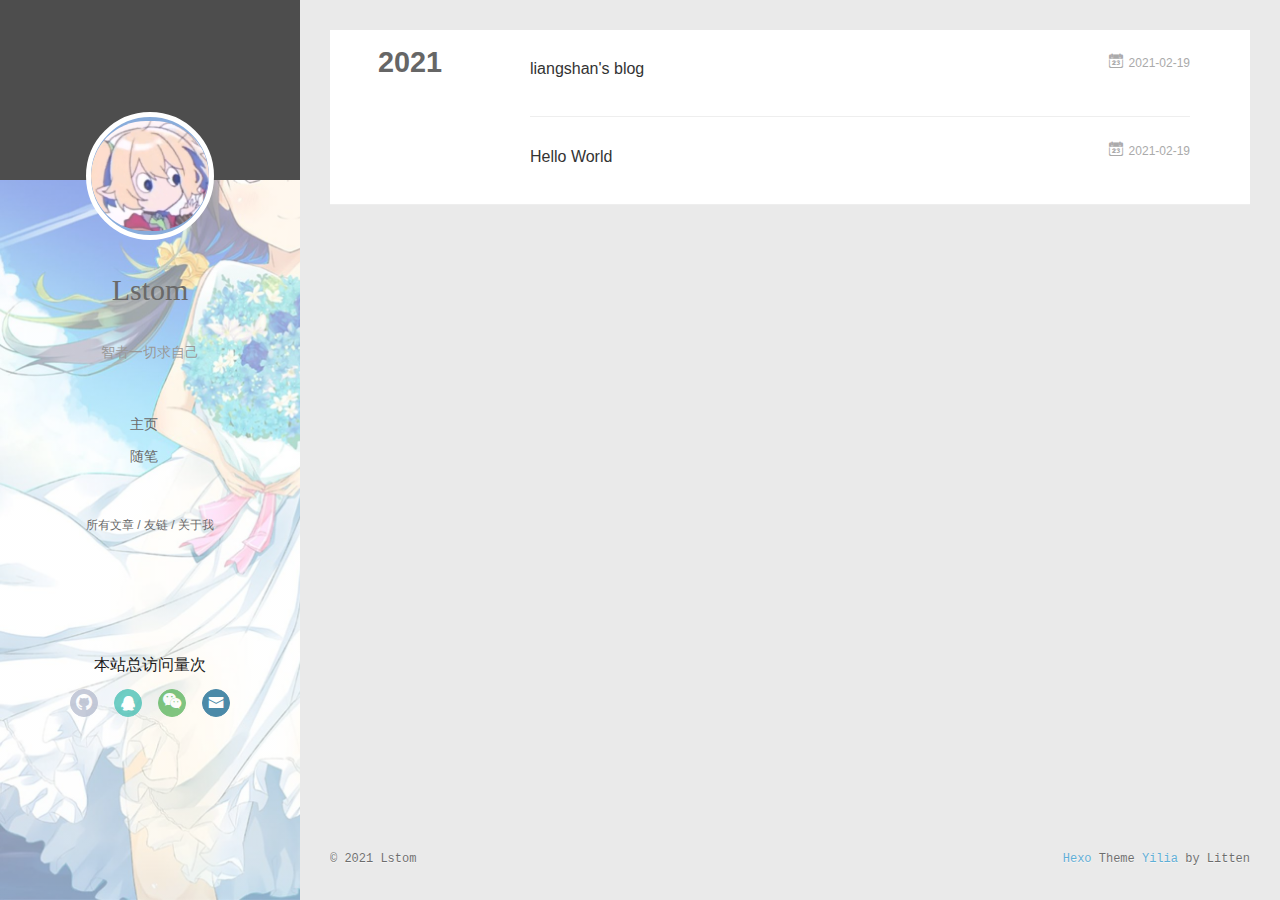
<file: archives/2021/index.html>
<!DOCTYPE html>
<html>
<head>
  <meta charset="utf-8">
  
  <meta name="renderer" content="webkit">
  <meta http-equiv="X-UA-Compatible" content="IE=edge" >
  <link rel="dns-prefetch" href="http://example.com">
  <title>Archives: 2021 | LstomのBLOG</title>
  <meta name="viewport" content="width=device-width, initial-scale=1, maximum-scale=1">
  <meta property="og:type" content="website">
<meta property="og:title" content="LstomのBLOG">
<meta property="og:url" content="http://example.com/archives/2021/index.html">
<meta property="og:site_name" content="LstomのBLOG">
<meta property="og:locale" content="zh_CN">
<meta property="article:author" content="Lstom">
<meta name="twitter:card" content="summary">
  
    <link rel="alternative" href="/atom.xml" title="LstomのBLOG" type="application/atom+xml">
  
  
    <link rel="icon" href="/favicon.ico">
  
  <link rel="stylesheet" type="text/css" href="/./main.2d7529.css">
  <style type="text/css">
  
    #container.show {
      background: linear-gradient(200deg,#a0cfe4,#e8c37e);
    }
  </style>
  

  

<meta name="generator" content="Hexo 5.3.0"></head>

<body>
  <div id="container" q-class="show:isCtnShow">
    <canvas id="anm-canvas" class="anm-canvas"></canvas>
    <div class="left-col" q-class="show:isShow">
      
	<div class="overlay" style="background: #4d4d4d">
	</div>
	<div class="intrude-less">
		<header id="header" class="inner">
			<a href="/" class="profilepic">
				<img src="/img/user.jpg" class="js-avatar">
			</a>
			<hgroup>
				<h1 class="header-author"><a href="/">
						Lstom
					</a></h1>
			</hgroup>
			
				<p class="header-subtitle">
					智者一切求自己
				</p>
				

					<nav class="header-menu">
						<ul>
							
								<li><a href="/">
										主页
									</a></li>
								
								<li><a href="/tags/%E9%9A%8F%E7%AC%94/">
										随笔
									</a></li>
								
						</ul>
					</nav>
					<nav class="header-smart-menu">
						
							
								<a q-on="click: openSlider(e, 'innerArchive')" href="javascript:void(0)">
									所有文章
								</a>
								
									
							
								<a q-on="click: openSlider(e, 'friends')" href="javascript:void(0)">
									友链
								</a>
								
									
							
								<a q-on="click: openSlider(e, 'aboutme')" href="javascript:void(0)">
									关于我
								</a>
								
									
					</nav>
					<!-- 网易云音乐插件 -->
					
						<nav>
							<iframe frameborder="no" border="0" marginwidth="0" marginheight="0" width=250 height=86
								src="//music.163.com/outchain/player?type=2&id=447280094&auto=1&height=66"></iframe>
							<script async src="//busuanzi.ibruce.info/busuanzi/2.3/busuanzi.pure.mini.js"></script>
							<span id="busuanzi_container_site_pv">本站总访问量<span
									id="busuanzi_value_site_pv"></span>次</span>
						</nav>
						
							<nav class="header-nav">
								<div class="social">
									
										<a class="github" target="_blank" href="#"
											title="github"><i class="icon-github"></i></a>
										
										<a class="qq" target="_blank" href="#"
											title="qq"><i class="icon-qq"></i></a>
										
										<a class="weixin" target="_blank" href="#"
											title="weixin"><i class="icon-weixin"></i></a>
										
										<a class="mail" target="_blank" href="mailto:litten225@qq.com"
											title="mail"><i class="icon-mail"></i></a>
										
								</div>
							</nav>


		</header>
	</div>
    </div>
    <div class="mid-col" q-class="show:isShow,hide:isShow|isFalse">
      
<nav id="mobile-nav">
  	<div class="overlay js-overlay" style="background: #4d4d4d"></div>
	<div class="btnctn js-mobile-btnctn">
  		<div class="slider-trigger list" q-on="click: openSlider(e)"><i class="icon icon-sort"></i></div>
	</div>
	<div class="intrude-less">
		<header id="header" class="inner">
			<div class="profilepic">
				<img src="/img/user.jpg" class="js-avatar">
			</div>
			<hgroup>
			  <h1 class="header-author js-header-author">Lstom</h1>
			</hgroup>
			
			<p class="header-subtitle"><i class="icon icon-quo-left"></i>智者一切求自己<i class="icon icon-quo-right"></i></p>
			
			
			
				
			
				
			
			
			
			<nav class="header-nav">
				<div class="social">
					
						<a class="github" target="_blank" href="#" title="github"><i class="icon-github"></i></a>
			        
						<a class="qq" target="_blank" href="#" title="qq"><i class="icon-qq"></i></a>
			        
						<a class="weixin" target="_blank" href="#" title="weixin"><i class="icon-weixin"></i></a>
			        
						<a class="mail" target="_blank" href="mailto:litten225@qq.com" title="mail"><i class="icon-mail"></i></a>
			        
				</div>
			</nav>

			<nav class="header-menu js-header-menu">
				<ul style="width: 50%">
				
				
					<li style="width: 50%"><a href="/">主页</a></li>
		        
					<li style="width: 50%"><a href="/tags/%E9%9A%8F%E7%AC%94/">随笔</a></li>
		        
				</ul>
			</nav>
		</header>				
	</div>
	<div class="mobile-mask" style="display:none" q-show="isShow"></div>
</nav>

      <div id="wrapper" class="body-wrap">
        <div class="menu-l">
          <div class="canvas-wrap">
            <canvas data-colors="#eaeaea" data-sectionHeight="100" data-contentId="js-content" id="myCanvas1" class="anm-canvas"></canvas>
          </div>
          <div id="js-content" class="content-ll">
            
  
  
    
    
      
      
      <section class="archives-wrap">
        <div class="archive-year-wrap">
          <a href="/archives/2021" class="archive-year">2021</a>
        </div>
        <div class="archives">
    
    <article class="archive-article archive-type-post">
  <div class="archive-article-inner">
    <header class="archive-article-header">
      	<div class="article-meta">
	      	<a href="/2021/02/19/liangshan-s-blog/" class="archive-article-date">
  	<time datetime="2021-02-19T13:24:38.000Z" itemprop="datePublished"><i class="icon-calendar icon"></i>2021-02-19</time>
</a>
        </div>
    	 
  
    <h1 itemprop="name">
      <a class="archive-article-title" href="/2021/02/19/liangshan-s-blog/">liangshan&#39;s blog</a>
    </h1>
  

        <div class="article-info info-on-right">
          
          

        </div>
        <div class="clearfix"></div>
    </header>
  </div>
</article>
  
    
    
    <article class="archive-article archive-type-post">
  <div class="archive-article-inner">
    <header class="archive-article-header">
      	<div class="article-meta">
	      	<a href="/2021/02/19/hello-world/" class="archive-article-date">
  	<time datetime="2021-02-19T06:11:33.546Z" itemprop="datePublished"><i class="icon-calendar icon"></i>2021-02-19</time>
</a>
        </div>
    	 
  
    <h1 itemprop="name">
      <a class="archive-article-title" href="/2021/02/19/hello-world/">Hello World</a>
    </h1>
  

        <div class="article-info info-on-right">
          
          

        </div>
        <div class="clearfix"></div>
    </header>
  </div>
</article>
  
  
    </div></section>
  

    


          </div>
        </div>
      </div>
      <footer id="footer">
  <div class="outer">
    <div id="footer-info">
    	<div class="footer-left">
    		&copy; 2021 Lstom
    	</div>
      	<div class="footer-right">
      		<a href="http://hexo.io/" target="_blank">Hexo</a>  Theme <a href="https://github.com/litten/hexo-theme-yilia" target="_blank">Yilia</a> by Litten
      	</div>
    </div>
  </div>
</footer>
    </div>
    <script>
	var yiliaConfig = {
		mathjax: false,
		isHome: false,
		isPost: false,
		isArchive: true,
		isTag: false,
		isCategory: false,
		open_in_new: false,
		root: "/",
		innerArchive: true,
		showTags: false
	}
</script>

<script>!function(t){function n(r){if(e[r])return e[r].exports;var o=e[r]={exports:{},id:r,loaded:!1};return t[r].call(o.exports,o,o.exports,n),o.loaded=!0,o.exports}var e={};return n.m=t,n.c=e,n.p="./",n(0)}([function(t,n,e){"use strict";function r(t){return t&&t.__esModule?t:{default:t}}function o(t,n){var e=/\/|index.html/g;return t.replace(e,"")===n.replace(e,"")}function i(){for(var t=document.querySelectorAll(".js-header-menu li a"),n=window.location.pathname,e=0,r=t.length;e<r;e++){var i=t[e];o(n,i.getAttribute("href"))&&(0,d.default)(i,"active")}}function u(t){for(var n=t.offsetLeft,e=t.offsetParent;null!==e;)n+=e.offsetLeft,e=e.offsetParent;return n}function f(t){for(var n=t.offsetTop,e=t.offsetParent;null!==e;)n+=e.offsetTop,e=e.offsetParent;return n}function c(t,n,e,r,o){var i=u(t),c=f(t)-n;if(c-e<=o){var a=t.$newDom;a||(a=t.cloneNode(!0),(0,h.default)(t,a),t.$newDom=a,a.style.position="fixed",a.style.top=(e||c)+"px",a.style.left=i+"px",a.style.zIndex=r||2,a.style.width="100%",a.style.color="#fff"),a.style.visibility="visible",t.style.visibility="hidden"}else{t.style.visibility="visible";var s=t.$newDom;s&&(s.style.visibility="hidden")}}function a(){var t=document.querySelector(".js-overlay"),n=document.querySelector(".js-header-menu");c(t,document.body.scrollTop,-63,2,0),c(n,document.body.scrollTop,1,3,0)}function s(){document.querySelector("#container").addEventListener("scroll",function(t){a()}),window.addEventListener("scroll",function(t){a()}),a()}function l(){x.default.versions.mobile&&window.screen.width<800&&(i(),s())}var p=e(71),d=r(p),v=e(72),y=(r(v),e(84)),h=r(y),b=e(69),x=r(b),m=e(75),g=r(m),w=e(70);l(),(0,w.addLoadEvent)(function(){g.default.init()}),t.exports={}},function(t,n){var e=t.exports="undefined"!=typeof window&&window.Math==Math?window:"undefined"!=typeof self&&self.Math==Math?self:Function("return this")();"number"==typeof __g&&(__g=e)},function(t,n){var e={}.hasOwnProperty;t.exports=function(t,n){return e.call(t,n)}},function(t,n,e){var r=e(49),o=e(15);t.exports=function(t){return r(o(t))}},function(t,n,e){t.exports=!e(8)(function(){return 7!=Object.defineProperty({},"a",{get:function(){return 7}}).a})},function(t,n,e){var r=e(6),o=e(12);t.exports=e(4)?function(t,n,e){return r.f(t,n,o(1,e))}:function(t,n,e){return t[n]=e,t}},function(t,n,e){var r=e(10),o=e(30),i=e(24),u=Object.defineProperty;n.f=e(4)?Object.defineProperty:function(t,n,e){if(r(t),n=i(n,!0),r(e),o)try{return u(t,n,e)}catch(t){}if("get"in e||"set"in e)throw TypeError("Accessors not supported!");return"value"in e&&(t[n]=e.value),t}},function(t,n,e){var r=e(22)("wks"),o=e(13),i=e(1).Symbol,u="function"==typeof i,f=t.exports=function(t){return r[t]||(r[t]=u&&i[t]||(u?i:o)("Symbol."+t))};f.store=r},function(t,n){t.exports=function(t){try{return!!t()}catch(t){return!0}}},function(t,n,e){var r=e(35),o=e(16);t.exports=Object.keys||function(t){return r(t,o)}},function(t,n,e){var r=e(11);t.exports=function(t){if(!r(t))throw TypeError(t+" is not an object!");return t}},function(t,n){t.exports=function(t){return"object"==typeof t?null!==t:"function"==typeof t}},function(t,n){t.exports=function(t,n){return{enumerable:!(1&t),configurable:!(2&t),writable:!(4&t),value:n}}},function(t,n){var e=0,r=Math.random();t.exports=function(t){return"Symbol(".concat(void 0===t?"":t,")_",(++e+r).toString(36))}},function(t,n){var e=t.exports={version:"2.4.0"};"number"==typeof __e&&(__e=e)},function(t,n){t.exports=function(t){if(void 0==t)throw TypeError("Can't call method on  "+t);return t}},function(t,n){t.exports="constructor,hasOwnProperty,isPrototypeOf,propertyIsEnumerable,toLocaleString,toString,valueOf".split(",")},function(t,n){t.exports={}},function(t,n){t.exports=!0},function(t,n){n.f={}.propertyIsEnumerable},function(t,n,e){var r=e(6).f,o=e(2),i=e(7)("toStringTag");t.exports=function(t,n,e){t&&!o(t=e?t:t.prototype,i)&&r(t,i,{configurable:!0,value:n})}},function(t,n,e){var r=e(22)("keys"),o=e(13);t.exports=function(t){return r[t]||(r[t]=o(t))}},function(t,n,e){var r=e(1),o="__core-js_shared__",i=r[o]||(r[o]={});t.exports=function(t){return i[t]||(i[t]={})}},function(t,n){var e=Math.ceil,r=Math.floor;t.exports=function(t){return isNaN(t=+t)?0:(t>0?r:e)(t)}},function(t,n,e){var r=e(11);t.exports=function(t,n){if(!r(t))return t;var e,o;if(n&&"function"==typeof(e=t.toString)&&!r(o=e.call(t)))return o;if("function"==typeof(e=t.valueOf)&&!r(o=e.call(t)))return o;if(!n&&"function"==typeof(e=t.toString)&&!r(o=e.call(t)))return o;throw TypeError("Can't convert object to primitive value")}},function(t,n,e){var r=e(1),o=e(14),i=e(18),u=e(26),f=e(6).f;t.exports=function(t){var n=o.Symbol||(o.Symbol=i?{}:r.Symbol||{});"_"==t.charAt(0)||t in n||f(n,t,{value:u.f(t)})}},function(t,n,e){n.f=e(7)},function(t,n,e){var r=e(1),o=e(14),i=e(46),u=e(5),f="prototype",c=function(t,n,e){var a,s,l,p=t&c.F,d=t&c.G,v=t&c.S,y=t&c.P,h=t&c.B,b=t&c.W,x=d?o:o[n]||(o[n]={}),m=x[f],g=d?r:v?r[n]:(r[n]||{})[f];d&&(e=n);for(a in e)s=!p&&g&&void 0!==g[a],s&&a in x||(l=s?g[a]:e[a],x[a]=d&&"function"!=typeof g[a]?e[a]:h&&s?i(l,r):b&&g[a]==l?function(t){var n=function(n,e,r){if(this instanceof t){switch(arguments.length){case 0:return new t;case 1:return new t(n);case 2:return new t(n,e)}return new t(n,e,r)}return t.apply(this,arguments)};return n[f]=t[f],n}(l):y&&"function"==typeof l?i(Function.call,l):l,y&&((x.virtual||(x.virtual={}))[a]=l,t&c.R&&m&&!m[a]&&u(m,a,l)))};c.F=1,c.G=2,c.S=4,c.P=8,c.B=16,c.W=32,c.U=64,c.R=128,t.exports=c},function(t,n){var e={}.toString;t.exports=function(t){return e.call(t).slice(8,-1)}},function(t,n,e){var r=e(11),o=e(1).document,i=r(o)&&r(o.createElement);t.exports=function(t){return i?o.createElement(t):{}}},function(t,n,e){t.exports=!e(4)&&!e(8)(function(){return 7!=Object.defineProperty(e(29)("div"),"a",{get:function(){return 7}}).a})},function(t,n,e){"use strict";var r=e(18),o=e(27),i=e(36),u=e(5),f=e(2),c=e(17),a=e(51),s=e(20),l=e(58),p=e(7)("iterator"),d=!([].keys&&"next"in[].keys()),v="@@iterator",y="keys",h="values",b=function(){return this};t.exports=function(t,n,e,x,m,g,w){a(e,n,x);var O,S,_,j=function(t){if(!d&&t in A)return A[t];switch(t){case y:return function(){return new e(this,t)};case h:return function(){return new e(this,t)}}return function(){return new e(this,t)}},P=n+" Iterator",E=m==h,M=!1,A=t.prototype,T=A[p]||A[v]||m&&A[m],L=T||j(m),N=m?E?j("entries"):L:void 0,C="Array"==n?A.entries||T:T;if(C&&(_=l(C.call(new t)),_!==Object.prototype&&(s(_,P,!0),r||f(_,p)||u(_,p,b))),E&&T&&T.name!==h&&(M=!0,L=function(){return T.call(this)}),r&&!w||!d&&!M&&A[p]||u(A,p,L),c[n]=L,c[P]=b,m)if(O={values:E?L:j(h),keys:g?L:j(y),entries:N},w)for(S in O)S in A||i(A,S,O[S]);else o(o.P+o.F*(d||M),n,O);return O}},function(t,n,e){var r=e(10),o=e(55),i=e(16),u=e(21)("IE_PROTO"),f=function(){},c="prototype",a=function(){var t,n=e(29)("iframe"),r=i.length,o="<",u=">";for(n.style.display="none",e(48).appendChild(n),n.src="javascript:",t=n.contentWindow.document,t.open(),t.write(o+"script"+u+"document.F=Object"+o+"/script"+u),t.close(),a=t.F;r--;)delete a[c][i[r]];return a()};t.exports=Object.create||function(t,n){var e;return null!==t?(f[c]=r(t),e=new f,f[c]=null,e[u]=t):e=a(),void 0===n?e:o(e,n)}},function(t,n,e){var r=e(35),o=e(16).concat("length","prototype");n.f=Object.getOwnPropertyNames||function(t){return r(t,o)}},function(t,n){n.f=Object.getOwnPropertySymbols},function(t,n,e){var r=e(2),o=e(3),i=e(45)(!1),u=e(21)("IE_PROTO");t.exports=function(t,n){var e,f=o(t),c=0,a=[];for(e in f)e!=u&&r(f,e)&&a.push(e);for(;n.length>c;)r(f,e=n[c++])&&(~i(a,e)||a.push(e));return a}},function(t,n,e){t.exports=e(5)},function(t,n,e){var r=e(15);t.exports=function(t){return Object(r(t))}},function(t,n,e){t.exports={default:e(41),__esModule:!0}},function(t,n,e){t.exports={default:e(42),__esModule:!0}},function(t,n,e){"use strict";function r(t){return t&&t.__esModule?t:{default:t}}n.__esModule=!0;var o=e(39),i=r(o),u=e(38),f=r(u),c="function"==typeof f.default&&"symbol"==typeof i.default?function(t){return typeof t}:function(t){return t&&"function"==typeof f.default&&t.constructor===f.default&&t!==f.default.prototype?"symbol":typeof t};n.default="function"==typeof f.default&&"symbol"===c(i.default)?function(t){return"undefined"==typeof t?"undefined":c(t)}:function(t){return t&&"function"==typeof f.default&&t.constructor===f.default&&t!==f.default.prototype?"symbol":"undefined"==typeof t?"undefined":c(t)}},function(t,n,e){e(65),e(63),e(66),e(67),t.exports=e(14).Symbol},function(t,n,e){e(64),e(68),t.exports=e(26).f("iterator")},function(t,n){t.exports=function(t){if("function"!=typeof t)throw TypeError(t+" is not a function!");return t}},function(t,n){t.exports=function(){}},function(t,n,e){var r=e(3),o=e(61),i=e(60);t.exports=function(t){return function(n,e,u){var f,c=r(n),a=o(c.length),s=i(u,a);if(t&&e!=e){for(;a>s;)if(f=c[s++],f!=f)return!0}else for(;a>s;s++)if((t||s in c)&&c[s]===e)return t||s||0;return!t&&-1}}},function(t,n,e){var r=e(43);t.exports=function(t,n,e){if(r(t),void 0===n)return t;switch(e){case 1:return function(e){return t.call(n,e)};case 2:return function(e,r){return t.call(n,e,r)};case 3:return function(e,r,o){return t.call(n,e,r,o)}}return function(){return t.apply(n,arguments)}}},function(t,n,e){var r=e(9),o=e(34),i=e(19);t.exports=function(t){var n=r(t),e=o.f;if(e)for(var u,f=e(t),c=i.f,a=0;f.length>a;)c.call(t,u=f[a++])&&n.push(u);return n}},function(t,n,e){t.exports=e(1).document&&document.documentElement},function(t,n,e){var r=e(28);t.exports=Object("z").propertyIsEnumerable(0)?Object:function(t){return"String"==r(t)?t.split(""):Object(t)}},function(t,n,e){var r=e(28);t.exports=Array.isArray||function(t){return"Array"==r(t)}},function(t,n,e){"use strict";var r=e(32),o=e(12),i=e(20),u={};e(5)(u,e(7)("iterator"),function(){return this}),t.exports=function(t,n,e){t.prototype=r(u,{next:o(1,e)}),i(t,n+" Iterator")}},function(t,n){t.exports=function(t,n){return{value:n,done:!!t}}},function(t,n,e){var r=e(9),o=e(3);t.exports=function(t,n){for(var e,i=o(t),u=r(i),f=u.length,c=0;f>c;)if(i[e=u[c++]]===n)return e}},function(t,n,e){var r=e(13)("meta"),o=e(11),i=e(2),u=e(6).f,f=0,c=Object.isExtensible||function(){return!0},a=!e(8)(function(){return c(Object.preventExtensions({}))}),s=function(t){u(t,r,{value:{i:"O"+ ++f,w:{}}})},l=function(t,n){if(!o(t))return"symbol"==typeof t?t:("string"==typeof t?"S":"P")+t;if(!i(t,r)){if(!c(t))return"F";if(!n)return"E";s(t)}return t[r].i},p=function(t,n){if(!i(t,r)){if(!c(t))return!0;if(!n)return!1;s(t)}return t[r].w},d=function(t){return a&&v.NEED&&c(t)&&!i(t,r)&&s(t),t},v=t.exports={KEY:r,NEED:!1,fastKey:l,getWeak:p,onFreeze:d}},function(t,n,e){var r=e(6),o=e(10),i=e(9);t.exports=e(4)?Object.defineProperties:function(t,n){o(t);for(var e,u=i(n),f=u.length,c=0;f>c;)r.f(t,e=u[c++],n[e]);return t}},function(t,n,e){var r=e(19),o=e(12),i=e(3),u=e(24),f=e(2),c=e(30),a=Object.getOwnPropertyDescriptor;n.f=e(4)?a:function(t,n){if(t=i(t),n=u(n,!0),c)try{return a(t,n)}catch(t){}if(f(t,n))return o(!r.f.call(t,n),t[n])}},function(t,n,e){var r=e(3),o=e(33).f,i={}.toString,u="object"==typeof window&&window&&Object.getOwnPropertyNames?Object.getOwnPropertyNames(window):[],f=function(t){try{return o(t)}catch(t){return u.slice()}};t.exports.f=function(t){return u&&"[object Window]"==i.call(t)?f(t):o(r(t))}},function(t,n,e){var r=e(2),o=e(37),i=e(21)("IE_PROTO"),u=Object.prototype;t.exports=Object.getPrototypeOf||function(t){return t=o(t),r(t,i)?t[i]:"function"==typeof t.constructor&&t instanceof t.constructor?t.constructor.prototype:t instanceof Object?u:null}},function(t,n,e){var r=e(23),o=e(15);t.exports=function(t){return function(n,e){var i,u,f=String(o(n)),c=r(e),a=f.length;return c<0||c>=a?t?"":void 0:(i=f.charCodeAt(c),i<55296||i>56319||c+1===a||(u=f.charCodeAt(c+1))<56320||u>57343?t?f.charAt(c):i:t?f.slice(c,c+2):(i-55296<<10)+(u-56320)+65536)}}},function(t,n,e){var r=e(23),o=Math.max,i=Math.min;t.exports=function(t,n){return t=r(t),t<0?o(t+n,0):i(t,n)}},function(t,n,e){var r=e(23),o=Math.min;t.exports=function(t){return t>0?o(r(t),9007199254740991):0}},function(t,n,e){"use strict";var r=e(44),o=e(52),i=e(17),u=e(3);t.exports=e(31)(Array,"Array",function(t,n){this._t=u(t),this._i=0,this._k=n},function(){var t=this._t,n=this._k,e=this._i++;return!t||e>=t.length?(this._t=void 0,o(1)):"keys"==n?o(0,e):"values"==n?o(0,t[e]):o(0,[e,t[e]])},"values"),i.Arguments=i.Array,r("keys"),r("values"),r("entries")},function(t,n){},function(t,n,e){"use strict";var r=e(59)(!0);e(31)(String,"String",function(t){this._t=String(t),this._i=0},function(){var t,n=this._t,e=this._i;return e>=n.length?{value:void 0,done:!0}:(t=r(n,e),this._i+=t.length,{value:t,done:!1})})},function(t,n,e){"use strict";var r=e(1),o=e(2),i=e(4),u=e(27),f=e(36),c=e(54).KEY,a=e(8),s=e(22),l=e(20),p=e(13),d=e(7),v=e(26),y=e(25),h=e(53),b=e(47),x=e(50),m=e(10),g=e(3),w=e(24),O=e(12),S=e(32),_=e(57),j=e(56),P=e(6),E=e(9),M=j.f,A=P.f,T=_.f,L=r.Symbol,N=r.JSON,C=N&&N.stringify,k="prototype",F=d("_hidden"),q=d("toPrimitive"),I={}.propertyIsEnumerable,B=s("symbol-registry"),D=s("symbols"),W=s("op-symbols"),H=Object[k],K="function"==typeof L,R=r.QObject,J=!R||!R[k]||!R[k].findChild,U=i&&a(function(){return 7!=S(A({},"a",{get:function(){return A(this,"a",{value:7}).a}})).a})?function(t,n,e){var r=M(H,n);r&&delete H[n],A(t,n,e),r&&t!==H&&A(H,n,r)}:A,G=function(t){var n=D[t]=S(L[k]);return n._k=t,n},$=K&&"symbol"==typeof L.iterator?function(t){return"symbol"==typeof t}:function(t){return t instanceof L},z=function(t,n,e){return t===H&&z(W,n,e),m(t),n=w(n,!0),m(e),o(D,n)?(e.enumerable?(o(t,F)&&t[F][n]&&(t[F][n]=!1),e=S(e,{enumerable:O(0,!1)})):(o(t,F)||A(t,F,O(1,{})),t[F][n]=!0),U(t,n,e)):A(t,n,e)},Y=function(t,n){m(t);for(var e,r=b(n=g(n)),o=0,i=r.length;i>o;)z(t,e=r[o++],n[e]);return t},Q=function(t,n){return void 0===n?S(t):Y(S(t),n)},X=function(t){var n=I.call(this,t=w(t,!0));return!(this===H&&o(D,t)&&!o(W,t))&&(!(n||!o(this,t)||!o(D,t)||o(this,F)&&this[F][t])||n)},V=function(t,n){if(t=g(t),n=w(n,!0),t!==H||!o(D,n)||o(W,n)){var e=M(t,n);return!e||!o(D,n)||o(t,F)&&t[F][n]||(e.enumerable=!0),e}},Z=function(t){for(var n,e=T(g(t)),r=[],i=0;e.length>i;)o(D,n=e[i++])||n==F||n==c||r.push(n);return r},tt=function(t){for(var n,e=t===H,r=T(e?W:g(t)),i=[],u=0;r.length>u;)!o(D,n=r[u++])||e&&!o(H,n)||i.push(D[n]);return i};K||(L=function(){if(this instanceof L)throw TypeError("Symbol is not a constructor!");var t=p(arguments.length>0?arguments[0]:void 0),n=function(e){this===H&&n.call(W,e),o(this,F)&&o(this[F],t)&&(this[F][t]=!1),U(this,t,O(1,e))};return i&&J&&U(H,t,{configurable:!0,set:n}),G(t)},f(L[k],"toString",function(){return this._k}),j.f=V,P.f=z,e(33).f=_.f=Z,e(19).f=X,e(34).f=tt,i&&!e(18)&&f(H,"propertyIsEnumerable",X,!0),v.f=function(t){return G(d(t))}),u(u.G+u.W+u.F*!K,{Symbol:L});for(var nt="hasInstance,isConcatSpreadable,iterator,match,replace,search,species,split,toPrimitive,toStringTag,unscopables".split(","),et=0;nt.length>et;)d(nt[et++]);for(var nt=E(d.store),et=0;nt.length>et;)y(nt[et++]);u(u.S+u.F*!K,"Symbol",{for:function(t){return o(B,t+="")?B[t]:B[t]=L(t)},keyFor:function(t){if($(t))return h(B,t);throw TypeError(t+" is not a symbol!")},useSetter:function(){J=!0},useSimple:function(){J=!1}}),u(u.S+u.F*!K,"Object",{create:Q,defineProperty:z,defineProperties:Y,getOwnPropertyDescriptor:V,getOwnPropertyNames:Z,getOwnPropertySymbols:tt}),N&&u(u.S+u.F*(!K||a(function(){var t=L();return"[null]"!=C([t])||"{}"!=C({a:t})||"{}"!=C(Object(t))})),"JSON",{stringify:function(t){if(void 0!==t&&!$(t)){for(var n,e,r=[t],o=1;arguments.length>o;)r.push(arguments[o++]);return n=r[1],"function"==typeof n&&(e=n),!e&&x(n)||(n=function(t,n){if(e&&(n=e.call(this,t,n)),!$(n))return n}),r[1]=n,C.apply(N,r)}}}),L[k][q]||e(5)(L[k],q,L[k].valueOf),l(L,"Symbol"),l(Math,"Math",!0),l(r.JSON,"JSON",!0)},function(t,n,e){e(25)("asyncIterator")},function(t,n,e){e(25)("observable")},function(t,n,e){e(62);for(var r=e(1),o=e(5),i=e(17),u=e(7)("toStringTag"),f=["NodeList","DOMTokenList","MediaList","StyleSheetList","CSSRuleList"],c=0;c<5;c++){var a=f[c],s=r[a],l=s&&s.prototype;l&&!l[u]&&o(l,u,a),i[a]=i.Array}},function(t,n){"use strict";var e={versions:function(){var t=window.navigator.userAgent;return{trident:t.indexOf("Trident")>-1,presto:t.indexOf("Presto")>-1,webKit:t.indexOf("AppleWebKit")>-1,gecko:t.indexOf("Gecko")>-1&&t.indexOf("KHTML")==-1,mobile:!!t.match(/AppleWebKit.*Mobile.*/),ios:!!t.match(/\(i[^;]+;( U;)? CPU.+Mac OS X/),android:t.indexOf("Android")>-1||t.indexOf("Linux")>-1,iPhone:t.indexOf("iPhone")>-1||t.indexOf("Mac")>-1,iPad:t.indexOf("iPad")>-1,webApp:t.indexOf("Safari")==-1,weixin:t.indexOf("MicroMessenger")==-1}}()};t.exports=e},function(t,n,e){"use strict";function r(t){return t&&t.__esModule?t:{default:t}}var o=e(40),i=r(o),u=function(){function t(t,n,e){return n||e?String.fromCharCode(n||e):o[t]||t}function n(t){return l[t]}var e=/&quot;|&lt;|&gt;|&amp;|&nbsp;|&apos;|&#(\d+);|&#(\d+)/g,r=/['<> "&]/g,o={"&quot;":'"',"&lt;":"<","&gt;":">","&amp;":"&","&nbsp;":" "},f=/\u00a0/g,c=/<br\s*\/?>/gi,a=/\r?\n/g,s=/\s/g,l={};for(var p in o)l[o[p]]=p;return o["&apos;"]="'",l["'"]="&#39;",{encode:function(t){return t?(""+t).replace(r,n).replace(a,"<br/>").replace(s,"&nbsp;"):""},decode:function(n){return n?(""+n).replace(c,"\n").replace(e,t).replace(f," "):""},encodeBase16:function(t){if(!t)return t;t+="";for(var n=[],e=0,r=t.length;r>e;e++)n.push(t.charCodeAt(e).toString(16).toUpperCase());return n.join("")},encodeBase16forJSON:function(t){if(!t)return t;t=t.replace(/[\u4E00-\u9FBF]/gi,function(t){return escape(t).replace("%u","\\u")});for(var n=[],e=0,r=t.length;r>e;e++)n.push(t.charCodeAt(e).toString(16).toUpperCase());return n.join("")},decodeBase16:function(t){if(!t)return t;t+="";for(var n=[],e=0,r=t.length;r>e;e+=2)n.push(String.fromCharCode("0x"+t.slice(e,e+2)));return n.join("")},encodeObject:function(t){if(t instanceof Array)for(var n=0,e=t.length;e>n;n++)t[n]=u.encodeObject(t[n]);else if("object"==("undefined"==typeof t?"undefined":(0,i.default)(t)))for(var r in t)t[r]=u.encodeObject(t[r]);else if("string"==typeof t)return u.encode(t);return t},loadScript:function(t){var n=document.createElement("script");document.getElementsByTagName("body")[0].appendChild(n),n.setAttribute("src",t)},addLoadEvent:function(t){var n=window.onload;"function"!=typeof window.onload?window.onload=t:window.onload=function(){n(),t()}}}}();t.exports=u},function(t,n){function e(t,n){t.classList?t.classList.add(n):t.className+=" "+n}t.exports=e},function(t,n){function e(t,n){if(t.classList)t.classList.remove(n);else{var e=new RegExp("(^|\\b)"+n.split(" ").join("|")+"(\\b|$)","gi");t.className=t.className.replace(e," ")}}t.exports=e},,,function(t,n){"use strict";function e(){var t=document.querySelector("#page-nav");if(t&&!document.querySelector("#page-nav .extend.prev")&&(t.innerHTML='<a class="extend prev disabled" rel="prev">&laquo; Prev</a>'+t.innerHTML),t&&!document.querySelector("#page-nav .extend.next")&&(t.innerHTML=t.innerHTML+'<a class="extend next disabled" rel="next">Next &raquo;</a>'),yiliaConfig&&yiliaConfig.open_in_new){var n=document.querySelectorAll(".article-entry a:not(.article-more-a)");n.forEach(function(t){t.setAttribute("target","_blank")})}var e=document.querySelector("#js-aboutme");e&&0!==e.length&&(e.innerHTML=e.innerText)}t.exports={init:e}},,,,,,,,,function(t,n){function e(t,n){if("string"==typeof n)return t.insertAdjacentHTML("afterend",n);var e=t.nextSibling;return e?t.parentNode.insertBefore(n,e):t.parentNode.appendChild(n)}t.exports=e}])</script><script src="/./main.2d7529.js"></script><script>!function(){var e=function(e){var t=document.createElement("script");document.getElementsByTagName("body")[0].appendChild(t),t.setAttribute("src",e)};e("/slider.885efe.js")}()</script>


    
<div class="tools-col" q-class="show:isShow,hide:isShow|isFalse" q-on="click:stop(e)">
  <div class="tools-nav header-menu">
    
    
      
      
      
    
      
      
      
    
      
      
      
    
    

    <ul style="width: 70%">
    
    
      
      <li style="width: 33.333333333333336%" q-on="click: openSlider(e, 'innerArchive')"><a href="javascript:void(0)" q-class="active:innerArchive">所有文章</a></li>
      
        
      
      <li style="width: 33.333333333333336%" q-on="click: openSlider(e, 'friends')"><a href="javascript:void(0)" q-class="active:friends">友链</a></li>
      
        
      
      <li style="width: 33.333333333333336%" q-on="click: openSlider(e, 'aboutme')"><a href="javascript:void(0)" q-class="active:aboutme">关于我</a></li>
      
        
    </ul>
  </div>
  <div class="tools-wrap">
    
    	<section class="tools-section tools-section-all" q-show="innerArchive">
        <div class="search-wrap">
          <input class="search-ipt" q-model="search" type="text" placeholder="find something…">
          <i class="icon-search icon" q-show="search|isEmptyStr"></i>
          <i class="icon-close icon" q-show="search|isNotEmptyStr" q-on="click:clearChose(e)"></i>
        </div>
        <div class="widget tagcloud search-tag">
          <p class="search-tag-wording">tag:</p>
          <label class="search-switch">
            <input type="checkbox" q-on="click:toggleTag(e)" q-attr="checked:showTags">
          </label>
          <ul class="article-tag-list" q-show="showTags">
            
            <div class="clearfix"></div>
          </ul>
        </div>
        <ul class="search-ul">
          <p q-show="jsonFail" style="padding: 20px; font-size: 12px;">
            缺失模块。<br/>1、在博客根目录（注意不是yilia根目录）执行以下命令：<br/> npm i hexo-generator-json-content --save<br/><br/>
            2、在根目录_config.yml里添加配置：
<pre style="font-size: 12px;" q-show="jsonFail">
  jsonContent:
    meta: false
    pages: false
    posts:
      title: true
      date: true
      path: true
      text: true
      raw: false
      content: false
      slug: false
      updated: false
      comments: false
      link: false
      permalink: false
      excerpt: false
      categories: false
      tags: true
</pre>
          </p>
          <li class="search-li" q-repeat="items" q-show="isShow">
            <a q-attr="href:path|urlformat" class="search-title"><i class="icon-quo-left icon"></i><span q-text="title"></span></a>
            <p class="search-time">
              <i class="icon-calendar icon"></i>
              <span q-text="date|dateformat"></span>
            </p>
            <p class="search-tag">
              <i class="icon-price-tags icon"></i>
              <span q-repeat="tags" q-on="click:choseTag(e, name)" q-text="name|tagformat"></span>
            </p>
          </li>
        </ul>
    	</section>
    

    
    	<section class="tools-section tools-section-friends" q-show="friends">
  		
        <ul class="search-ul">
          
            <li class="search-li">
              <a href="http://localhost:4000/" target="_blank" class="search-title"><i class="icon-quo-left icon"></i>友情链接1</a>
            </li>
          
            <li class="search-li">
              <a href="http://localhost:4000/" target="_blank" class="search-title"><i class="icon-quo-left icon"></i>友情链接2</a>
            </li>
          
            <li class="search-li">
              <a href="http://localhost:4000/" target="_blank" class="search-title"><i class="icon-quo-left icon"></i>友情链接3</a>
            </li>
          
            <li class="search-li">
              <a href="http://localhost:4000/" target="_blank" class="search-title"><i class="icon-quo-left icon"></i>友情链接4</a>
            </li>
          
            <li class="search-li">
              <a href="http://localhost:4000/" target="_blank" class="search-title"><i class="icon-quo-left icon"></i>友情链接5</a>
            </li>
          
            <li class="search-li">
              <a href="http://localhost:4000/" target="_blank" class="search-title"><i class="icon-quo-left icon"></i>友情链接6</a>
            </li>
          
        </ul>
  		
    	</section>
    

    
    	<section class="tools-section tools-section-me" q-show="aboutme">
  	  	
    	</section>
    
  </div>
  
</div>
    <!-- Root element of PhotoSwipe. Must have class pswp. -->
<div class="pswp" tabindex="-1" role="dialog" aria-hidden="true">

    <!-- Background of PhotoSwipe. 
         It's a separate element as animating opacity is faster than rgba(). -->
    <div class="pswp__bg"></div>

    <!-- Slides wrapper with overflow:hidden. -->
    <div class="pswp__scroll-wrap">

        <!-- Container that holds slides. 
            PhotoSwipe keeps only 3 of them in the DOM to save memory.
            Don't modify these 3 pswp__item elements, data is added later on. -->
        <div class="pswp__container">
            <div class="pswp__item"></div>
            <div class="pswp__item"></div>
            <div class="pswp__item"></div>
        </div>

        <!-- Default (PhotoSwipeUI_Default) interface on top of sliding area. Can be changed. -->
        <div class="pswp__ui pswp__ui--hidden">

            <div class="pswp__top-bar">

                <!--  Controls are self-explanatory. Order can be changed. -->

                <div class="pswp__counter"></div>

                <button class="pswp__button pswp__button--close" title="Close (Esc)"></button>

                <button class="pswp__button pswp__button--share" style="display:none" title="Share"></button>

                <button class="pswp__button pswp__button--fs" title="Toggle fullscreen"></button>

                <button class="pswp__button pswp__button--zoom" title="Zoom in/out"></button>

                <!-- Preloader demo http://codepen.io/dimsemenov/pen/yyBWoR -->
                <!-- element will get class pswp__preloader--active when preloader is running -->
                <div class="pswp__preloader">
                    <div class="pswp__preloader__icn">
                      <div class="pswp__preloader__cut">
                        <div class="pswp__preloader__donut"></div>
                      </div>
                    </div>
                </div>
            </div>

            <div class="pswp__share-modal pswp__share-modal--hidden pswp__single-tap">
                <div class="pswp__share-tooltip"></div> 
            </div>

            <button class="pswp__button pswp__button--arrow--left" title="Previous (arrow left)">
            </button>

            <button class="pswp__button pswp__button--arrow--right" title="Next (arrow right)">
            </button>

            <div class="pswp__caption">
                <div class="pswp__caption__center"></div>
            </div>

        </div>

    </div>

</div>
  </div>
</body>
</html>
</file>
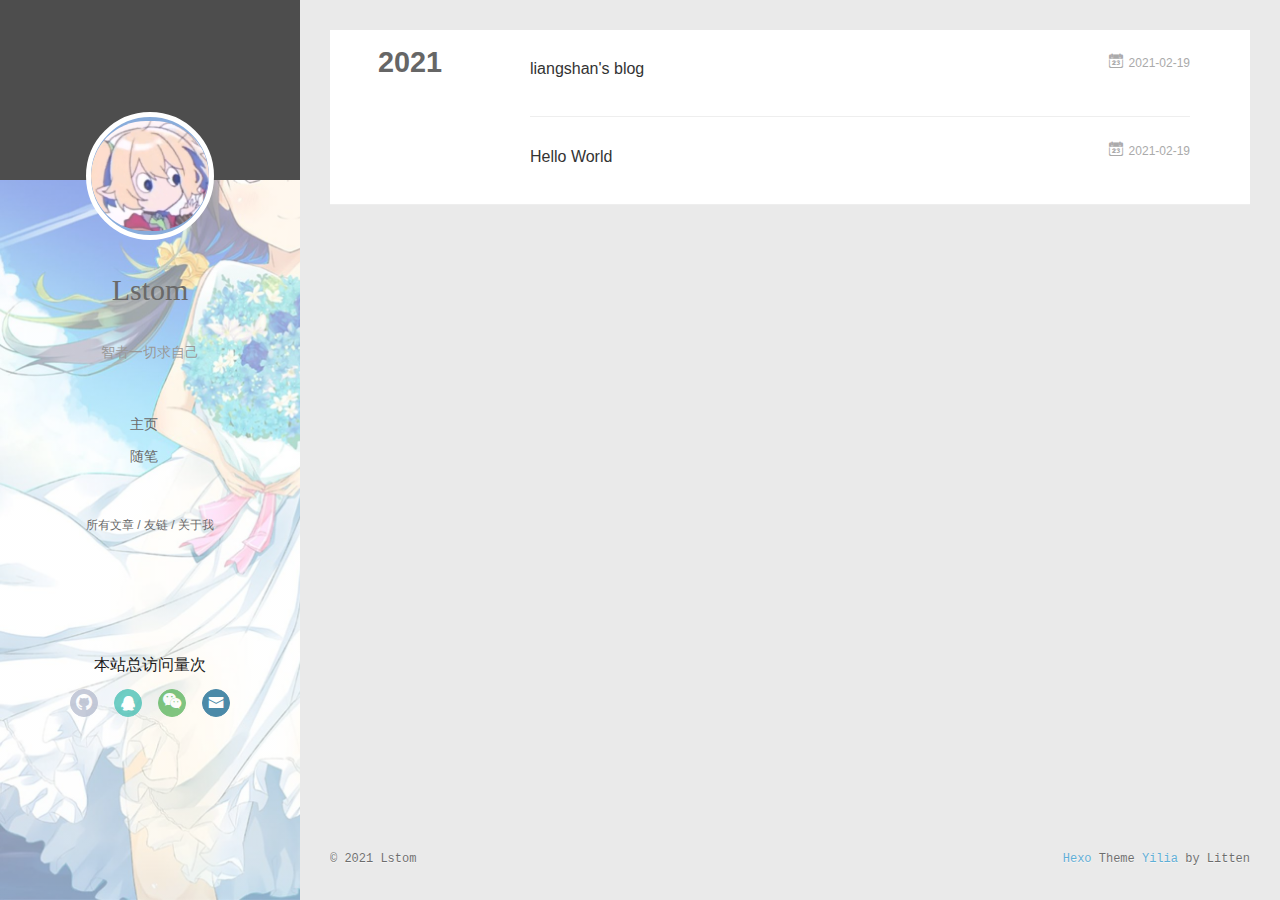
<file: archives/2021/02/index.html>
<!DOCTYPE html>
<html>
<head>
  <meta charset="utf-8">
  
  <meta name="renderer" content="webkit">
  <meta http-equiv="X-UA-Compatible" content="IE=edge" >
  <link rel="dns-prefetch" href="http://example.com">
  <title>Archives: 2021/2 | LstomのBLOG</title>
  <meta name="viewport" content="width=device-width, initial-scale=1, maximum-scale=1">
  <meta property="og:type" content="website">
<meta property="og:title" content="LstomのBLOG">
<meta property="og:url" content="http://example.com/archives/2021/02/index.html">
<meta property="og:site_name" content="LstomのBLOG">
<meta property="og:locale" content="zh_CN">
<meta property="article:author" content="Lstom">
<meta name="twitter:card" content="summary">
  
    <link rel="alternative" href="/atom.xml" title="LstomのBLOG" type="application/atom+xml">
  
  
    <link rel="icon" href="/favicon.ico">
  
  <link rel="stylesheet" type="text/css" href="/./main.2d7529.css">
  <style type="text/css">
  
    #container.show {
      background: linear-gradient(200deg,#a0cfe4,#e8c37e);
    }
  </style>
  

  

<meta name="generator" content="Hexo 5.3.0"></head>

<body>
  <div id="container" q-class="show:isCtnShow">
    <canvas id="anm-canvas" class="anm-canvas"></canvas>
    <div class="left-col" q-class="show:isShow">
      
	<div class="overlay" style="background: #4d4d4d">
	</div>
	<div class="intrude-less">
		<header id="header" class="inner">
			<a href="/" class="profilepic">
				<img src="/img/user.jpg" class="js-avatar">
			</a>
			<hgroup>
				<h1 class="header-author"><a href="/">
						Lstom
					</a></h1>
			</hgroup>
			
				<p class="header-subtitle">
					智者一切求自己
				</p>
				

					<nav class="header-menu">
						<ul>
							
								<li><a href="/">
										主页
									</a></li>
								
								<li><a href="/tags/%E9%9A%8F%E7%AC%94/">
										随笔
									</a></li>
								
						</ul>
					</nav>
					<nav class="header-smart-menu">
						
							
								<a q-on="click: openSlider(e, 'innerArchive')" href="javascript:void(0)">
									所有文章
								</a>
								
									
							
								<a q-on="click: openSlider(e, 'friends')" href="javascript:void(0)">
									友链
								</a>
								
									
							
								<a q-on="click: openSlider(e, 'aboutme')" href="javascript:void(0)">
									关于我
								</a>
								
									
					</nav>
					<!-- 网易云音乐插件 -->
					
						<nav>
							<iframe frameborder="no" border="0" marginwidth="0" marginheight="0" width=250 height=86
								src="//music.163.com/outchain/player?type=2&id=447280094&auto=1&height=66"></iframe>
							<script async src="//busuanzi.ibruce.info/busuanzi/2.3/busuanzi.pure.mini.js"></script>
							<span id="busuanzi_container_site_pv">本站总访问量<span
									id="busuanzi_value_site_pv"></span>次</span>
						</nav>
						
							<nav class="header-nav">
								<div class="social">
									
										<a class="github" target="_blank" href="#"
											title="github"><i class="icon-github"></i></a>
										
										<a class="qq" target="_blank" href="#"
											title="qq"><i class="icon-qq"></i></a>
										
										<a class="weixin" target="_blank" href="#"
											title="weixin"><i class="icon-weixin"></i></a>
										
										<a class="mail" target="_blank" href="mailto:litten225@qq.com"
											title="mail"><i class="icon-mail"></i></a>
										
								</div>
							</nav>


		</header>
	</div>
    </div>
    <div class="mid-col" q-class="show:isShow,hide:isShow|isFalse">
      
<nav id="mobile-nav">
  	<div class="overlay js-overlay" style="background: #4d4d4d"></div>
	<div class="btnctn js-mobile-btnctn">
  		<div class="slider-trigger list" q-on="click: openSlider(e)"><i class="icon icon-sort"></i></div>
	</div>
	<div class="intrude-less">
		<header id="header" class="inner">
			<div class="profilepic">
				<img src="/img/user.jpg" class="js-avatar">
			</div>
			<hgroup>
			  <h1 class="header-author js-header-author">Lstom</h1>
			</hgroup>
			
			<p class="header-subtitle"><i class="icon icon-quo-left"></i>智者一切求自己<i class="icon icon-quo-right"></i></p>
			
			
			
				
			
				
			
			
			
			<nav class="header-nav">
				<div class="social">
					
						<a class="github" target="_blank" href="#" title="github"><i class="icon-github"></i></a>
			        
						<a class="qq" target="_blank" href="#" title="qq"><i class="icon-qq"></i></a>
			        
						<a class="weixin" target="_blank" href="#" title="weixin"><i class="icon-weixin"></i></a>
			        
						<a class="mail" target="_blank" href="mailto:litten225@qq.com" title="mail"><i class="icon-mail"></i></a>
			        
				</div>
			</nav>

			<nav class="header-menu js-header-menu">
				<ul style="width: 50%">
				
				
					<li style="width: 50%"><a href="/">主页</a></li>
		        
					<li style="width: 50%"><a href="/tags/%E9%9A%8F%E7%AC%94/">随笔</a></li>
		        
				</ul>
			</nav>
		</header>				
	</div>
	<div class="mobile-mask" style="display:none" q-show="isShow"></div>
</nav>

      <div id="wrapper" class="body-wrap">
        <div class="menu-l">
          <div class="canvas-wrap">
            <canvas data-colors="#eaeaea" data-sectionHeight="100" data-contentId="js-content" id="myCanvas1" class="anm-canvas"></canvas>
          </div>
          <div id="js-content" class="content-ll">
            
  
  
    
    
      
      
      <section class="archives-wrap">
        <div class="archive-year-wrap">
          <a href="/archives/2021" class="archive-year">2021</a>
        </div>
        <div class="archives">
    
    <article class="archive-article archive-type-post">
  <div class="archive-article-inner">
    <header class="archive-article-header">
      	<div class="article-meta">
	      	<a href="/2021/02/19/liangshan-s-blog/" class="archive-article-date">
  	<time datetime="2021-02-19T13:24:38.000Z" itemprop="datePublished"><i class="icon-calendar icon"></i>2021-02-19</time>
</a>
        </div>
    	 
  
    <h1 itemprop="name">
      <a class="archive-article-title" href="/2021/02/19/liangshan-s-blog/">liangshan&#39;s blog</a>
    </h1>
  

        <div class="article-info info-on-right">
          
          

        </div>
        <div class="clearfix"></div>
    </header>
  </div>
</article>
  
    
    
    <article class="archive-article archive-type-post">
  <div class="archive-article-inner">
    <header class="archive-article-header">
      	<div class="article-meta">
	      	<a href="/2021/02/19/hello-world/" class="archive-article-date">
  	<time datetime="2021-02-19T06:11:33.546Z" itemprop="datePublished"><i class="icon-calendar icon"></i>2021-02-19</time>
</a>
        </div>
    	 
  
    <h1 itemprop="name">
      <a class="archive-article-title" href="/2021/02/19/hello-world/">Hello World</a>
    </h1>
  

        <div class="article-info info-on-right">
          
          

        </div>
        <div class="clearfix"></div>
    </header>
  </div>
</article>
  
  
    </div></section>
  

    


          </div>
        </div>
      </div>
      <footer id="footer">
  <div class="outer">
    <div id="footer-info">
    	<div class="footer-left">
    		&copy; 2021 Lstom
    	</div>
      	<div class="footer-right">
      		<a href="http://hexo.io/" target="_blank">Hexo</a>  Theme <a href="https://github.com/litten/hexo-theme-yilia" target="_blank">Yilia</a> by Litten
      	</div>
    </div>
  </div>
</footer>
    </div>
    <script>
	var yiliaConfig = {
		mathjax: false,
		isHome: false,
		isPost: false,
		isArchive: true,
		isTag: false,
		isCategory: false,
		open_in_new: false,
		root: "/",
		innerArchive: true,
		showTags: false
	}
</script>

<script>!function(t){function n(r){if(e[r])return e[r].exports;var o=e[r]={exports:{},id:r,loaded:!1};return t[r].call(o.exports,o,o.exports,n),o.loaded=!0,o.exports}var e={};return n.m=t,n.c=e,n.p="./",n(0)}([function(t,n,e){"use strict";function r(t){return t&&t.__esModule?t:{default:t}}function o(t,n){var e=/\/|index.html/g;return t.replace(e,"")===n.replace(e,"")}function i(){for(var t=document.querySelectorAll(".js-header-menu li a"),n=window.location.pathname,e=0,r=t.length;e<r;e++){var i=t[e];o(n,i.getAttribute("href"))&&(0,d.default)(i,"active")}}function u(t){for(var n=t.offsetLeft,e=t.offsetParent;null!==e;)n+=e.offsetLeft,e=e.offsetParent;return n}function f(t){for(var n=t.offsetTop,e=t.offsetParent;null!==e;)n+=e.offsetTop,e=e.offsetParent;return n}function c(t,n,e,r,o){var i=u(t),c=f(t)-n;if(c-e<=o){var a=t.$newDom;a||(a=t.cloneNode(!0),(0,h.default)(t,a),t.$newDom=a,a.style.position="fixed",a.style.top=(e||c)+"px",a.style.left=i+"px",a.style.zIndex=r||2,a.style.width="100%",a.style.color="#fff"),a.style.visibility="visible",t.style.visibility="hidden"}else{t.style.visibility="visible";var s=t.$newDom;s&&(s.style.visibility="hidden")}}function a(){var t=document.querySelector(".js-overlay"),n=document.querySelector(".js-header-menu");c(t,document.body.scrollTop,-63,2,0),c(n,document.body.scrollTop,1,3,0)}function s(){document.querySelector("#container").addEventListener("scroll",function(t){a()}),window.addEventListener("scroll",function(t){a()}),a()}function l(){x.default.versions.mobile&&window.screen.width<800&&(i(),s())}var p=e(71),d=r(p),v=e(72),y=(r(v),e(84)),h=r(y),b=e(69),x=r(b),m=e(75),g=r(m),w=e(70);l(),(0,w.addLoadEvent)(function(){g.default.init()}),t.exports={}},function(t,n){var e=t.exports="undefined"!=typeof window&&window.Math==Math?window:"undefined"!=typeof self&&self.Math==Math?self:Function("return this")();"number"==typeof __g&&(__g=e)},function(t,n){var e={}.hasOwnProperty;t.exports=function(t,n){return e.call(t,n)}},function(t,n,e){var r=e(49),o=e(15);t.exports=function(t){return r(o(t))}},function(t,n,e){t.exports=!e(8)(function(){return 7!=Object.defineProperty({},"a",{get:function(){return 7}}).a})},function(t,n,e){var r=e(6),o=e(12);t.exports=e(4)?function(t,n,e){return r.f(t,n,o(1,e))}:function(t,n,e){return t[n]=e,t}},function(t,n,e){var r=e(10),o=e(30),i=e(24),u=Object.defineProperty;n.f=e(4)?Object.defineProperty:function(t,n,e){if(r(t),n=i(n,!0),r(e),o)try{return u(t,n,e)}catch(t){}if("get"in e||"set"in e)throw TypeError("Accessors not supported!");return"value"in e&&(t[n]=e.value),t}},function(t,n,e){var r=e(22)("wks"),o=e(13),i=e(1).Symbol,u="function"==typeof i,f=t.exports=function(t){return r[t]||(r[t]=u&&i[t]||(u?i:o)("Symbol."+t))};f.store=r},function(t,n){t.exports=function(t){try{return!!t()}catch(t){return!0}}},function(t,n,e){var r=e(35),o=e(16);t.exports=Object.keys||function(t){return r(t,o)}},function(t,n,e){var r=e(11);t.exports=function(t){if(!r(t))throw TypeError(t+" is not an object!");return t}},function(t,n){t.exports=function(t){return"object"==typeof t?null!==t:"function"==typeof t}},function(t,n){t.exports=function(t,n){return{enumerable:!(1&t),configurable:!(2&t),writable:!(4&t),value:n}}},function(t,n){var e=0,r=Math.random();t.exports=function(t){return"Symbol(".concat(void 0===t?"":t,")_",(++e+r).toString(36))}},function(t,n){var e=t.exports={version:"2.4.0"};"number"==typeof __e&&(__e=e)},function(t,n){t.exports=function(t){if(void 0==t)throw TypeError("Can't call method on  "+t);return t}},function(t,n){t.exports="constructor,hasOwnProperty,isPrototypeOf,propertyIsEnumerable,toLocaleString,toString,valueOf".split(",")},function(t,n){t.exports={}},function(t,n){t.exports=!0},function(t,n){n.f={}.propertyIsEnumerable},function(t,n,e){var r=e(6).f,o=e(2),i=e(7)("toStringTag");t.exports=function(t,n,e){t&&!o(t=e?t:t.prototype,i)&&r(t,i,{configurable:!0,value:n})}},function(t,n,e){var r=e(22)("keys"),o=e(13);t.exports=function(t){return r[t]||(r[t]=o(t))}},function(t,n,e){var r=e(1),o="__core-js_shared__",i=r[o]||(r[o]={});t.exports=function(t){return i[t]||(i[t]={})}},function(t,n){var e=Math.ceil,r=Math.floor;t.exports=function(t){return isNaN(t=+t)?0:(t>0?r:e)(t)}},function(t,n,e){var r=e(11);t.exports=function(t,n){if(!r(t))return t;var e,o;if(n&&"function"==typeof(e=t.toString)&&!r(o=e.call(t)))return o;if("function"==typeof(e=t.valueOf)&&!r(o=e.call(t)))return o;if(!n&&"function"==typeof(e=t.toString)&&!r(o=e.call(t)))return o;throw TypeError("Can't convert object to primitive value")}},function(t,n,e){var r=e(1),o=e(14),i=e(18),u=e(26),f=e(6).f;t.exports=function(t){var n=o.Symbol||(o.Symbol=i?{}:r.Symbol||{});"_"==t.charAt(0)||t in n||f(n,t,{value:u.f(t)})}},function(t,n,e){n.f=e(7)},function(t,n,e){var r=e(1),o=e(14),i=e(46),u=e(5),f="prototype",c=function(t,n,e){var a,s,l,p=t&c.F,d=t&c.G,v=t&c.S,y=t&c.P,h=t&c.B,b=t&c.W,x=d?o:o[n]||(o[n]={}),m=x[f],g=d?r:v?r[n]:(r[n]||{})[f];d&&(e=n);for(a in e)s=!p&&g&&void 0!==g[a],s&&a in x||(l=s?g[a]:e[a],x[a]=d&&"function"!=typeof g[a]?e[a]:h&&s?i(l,r):b&&g[a]==l?function(t){var n=function(n,e,r){if(this instanceof t){switch(arguments.length){case 0:return new t;case 1:return new t(n);case 2:return new t(n,e)}return new t(n,e,r)}return t.apply(this,arguments)};return n[f]=t[f],n}(l):y&&"function"==typeof l?i(Function.call,l):l,y&&((x.virtual||(x.virtual={}))[a]=l,t&c.R&&m&&!m[a]&&u(m,a,l)))};c.F=1,c.G=2,c.S=4,c.P=8,c.B=16,c.W=32,c.U=64,c.R=128,t.exports=c},function(t,n){var e={}.toString;t.exports=function(t){return e.call(t).slice(8,-1)}},function(t,n,e){var r=e(11),o=e(1).document,i=r(o)&&r(o.createElement);t.exports=function(t){return i?o.createElement(t):{}}},function(t,n,e){t.exports=!e(4)&&!e(8)(function(){return 7!=Object.defineProperty(e(29)("div"),"a",{get:function(){return 7}}).a})},function(t,n,e){"use strict";var r=e(18),o=e(27),i=e(36),u=e(5),f=e(2),c=e(17),a=e(51),s=e(20),l=e(58),p=e(7)("iterator"),d=!([].keys&&"next"in[].keys()),v="@@iterator",y="keys",h="values",b=function(){return this};t.exports=function(t,n,e,x,m,g,w){a(e,n,x);var O,S,_,j=function(t){if(!d&&t in A)return A[t];switch(t){case y:return function(){return new e(this,t)};case h:return function(){return new e(this,t)}}return function(){return new e(this,t)}},P=n+" Iterator",E=m==h,M=!1,A=t.prototype,T=A[p]||A[v]||m&&A[m],L=T||j(m),N=m?E?j("entries"):L:void 0,C="Array"==n?A.entries||T:T;if(C&&(_=l(C.call(new t)),_!==Object.prototype&&(s(_,P,!0),r||f(_,p)||u(_,p,b))),E&&T&&T.name!==h&&(M=!0,L=function(){return T.call(this)}),r&&!w||!d&&!M&&A[p]||u(A,p,L),c[n]=L,c[P]=b,m)if(O={values:E?L:j(h),keys:g?L:j(y),entries:N},w)for(S in O)S in A||i(A,S,O[S]);else o(o.P+o.F*(d||M),n,O);return O}},function(t,n,e){var r=e(10),o=e(55),i=e(16),u=e(21)("IE_PROTO"),f=function(){},c="prototype",a=function(){var t,n=e(29)("iframe"),r=i.length,o="<",u=">";for(n.style.display="none",e(48).appendChild(n),n.src="javascript:",t=n.contentWindow.document,t.open(),t.write(o+"script"+u+"document.F=Object"+o+"/script"+u),t.close(),a=t.F;r--;)delete a[c][i[r]];return a()};t.exports=Object.create||function(t,n){var e;return null!==t?(f[c]=r(t),e=new f,f[c]=null,e[u]=t):e=a(),void 0===n?e:o(e,n)}},function(t,n,e){var r=e(35),o=e(16).concat("length","prototype");n.f=Object.getOwnPropertyNames||function(t){return r(t,o)}},function(t,n){n.f=Object.getOwnPropertySymbols},function(t,n,e){var r=e(2),o=e(3),i=e(45)(!1),u=e(21)("IE_PROTO");t.exports=function(t,n){var e,f=o(t),c=0,a=[];for(e in f)e!=u&&r(f,e)&&a.push(e);for(;n.length>c;)r(f,e=n[c++])&&(~i(a,e)||a.push(e));return a}},function(t,n,e){t.exports=e(5)},function(t,n,e){var r=e(15);t.exports=function(t){return Object(r(t))}},function(t,n,e){t.exports={default:e(41),__esModule:!0}},function(t,n,e){t.exports={default:e(42),__esModule:!0}},function(t,n,e){"use strict";function r(t){return t&&t.__esModule?t:{default:t}}n.__esModule=!0;var o=e(39),i=r(o),u=e(38),f=r(u),c="function"==typeof f.default&&"symbol"==typeof i.default?function(t){return typeof t}:function(t){return t&&"function"==typeof f.default&&t.constructor===f.default&&t!==f.default.prototype?"symbol":typeof t};n.default="function"==typeof f.default&&"symbol"===c(i.default)?function(t){return"undefined"==typeof t?"undefined":c(t)}:function(t){return t&&"function"==typeof f.default&&t.constructor===f.default&&t!==f.default.prototype?"symbol":"undefined"==typeof t?"undefined":c(t)}},function(t,n,e){e(65),e(63),e(66),e(67),t.exports=e(14).Symbol},function(t,n,e){e(64),e(68),t.exports=e(26).f("iterator")},function(t,n){t.exports=function(t){if("function"!=typeof t)throw TypeError(t+" is not a function!");return t}},function(t,n){t.exports=function(){}},function(t,n,e){var r=e(3),o=e(61),i=e(60);t.exports=function(t){return function(n,e,u){var f,c=r(n),a=o(c.length),s=i(u,a);if(t&&e!=e){for(;a>s;)if(f=c[s++],f!=f)return!0}else for(;a>s;s++)if((t||s in c)&&c[s]===e)return t||s||0;return!t&&-1}}},function(t,n,e){var r=e(43);t.exports=function(t,n,e){if(r(t),void 0===n)return t;switch(e){case 1:return function(e){return t.call(n,e)};case 2:return function(e,r){return t.call(n,e,r)};case 3:return function(e,r,o){return t.call(n,e,r,o)}}return function(){return t.apply(n,arguments)}}},function(t,n,e){var r=e(9),o=e(34),i=e(19);t.exports=function(t){var n=r(t),e=o.f;if(e)for(var u,f=e(t),c=i.f,a=0;f.length>a;)c.call(t,u=f[a++])&&n.push(u);return n}},function(t,n,e){t.exports=e(1).document&&document.documentElement},function(t,n,e){var r=e(28);t.exports=Object("z").propertyIsEnumerable(0)?Object:function(t){return"String"==r(t)?t.split(""):Object(t)}},function(t,n,e){var r=e(28);t.exports=Array.isArray||function(t){return"Array"==r(t)}},function(t,n,e){"use strict";var r=e(32),o=e(12),i=e(20),u={};e(5)(u,e(7)("iterator"),function(){return this}),t.exports=function(t,n,e){t.prototype=r(u,{next:o(1,e)}),i(t,n+" Iterator")}},function(t,n){t.exports=function(t,n){return{value:n,done:!!t}}},function(t,n,e){var r=e(9),o=e(3);t.exports=function(t,n){for(var e,i=o(t),u=r(i),f=u.length,c=0;f>c;)if(i[e=u[c++]]===n)return e}},function(t,n,e){var r=e(13)("meta"),o=e(11),i=e(2),u=e(6).f,f=0,c=Object.isExtensible||function(){return!0},a=!e(8)(function(){return c(Object.preventExtensions({}))}),s=function(t){u(t,r,{value:{i:"O"+ ++f,w:{}}})},l=function(t,n){if(!o(t))return"symbol"==typeof t?t:("string"==typeof t?"S":"P")+t;if(!i(t,r)){if(!c(t))return"F";if(!n)return"E";s(t)}return t[r].i},p=function(t,n){if(!i(t,r)){if(!c(t))return!0;if(!n)return!1;s(t)}return t[r].w},d=function(t){return a&&v.NEED&&c(t)&&!i(t,r)&&s(t),t},v=t.exports={KEY:r,NEED:!1,fastKey:l,getWeak:p,onFreeze:d}},function(t,n,e){var r=e(6),o=e(10),i=e(9);t.exports=e(4)?Object.defineProperties:function(t,n){o(t);for(var e,u=i(n),f=u.length,c=0;f>c;)r.f(t,e=u[c++],n[e]);return t}},function(t,n,e){var r=e(19),o=e(12),i=e(3),u=e(24),f=e(2),c=e(30),a=Object.getOwnPropertyDescriptor;n.f=e(4)?a:function(t,n){if(t=i(t),n=u(n,!0),c)try{return a(t,n)}catch(t){}if(f(t,n))return o(!r.f.call(t,n),t[n])}},function(t,n,e){var r=e(3),o=e(33).f,i={}.toString,u="object"==typeof window&&window&&Object.getOwnPropertyNames?Object.getOwnPropertyNames(window):[],f=function(t){try{return o(t)}catch(t){return u.slice()}};t.exports.f=function(t){return u&&"[object Window]"==i.call(t)?f(t):o(r(t))}},function(t,n,e){var r=e(2),o=e(37),i=e(21)("IE_PROTO"),u=Object.prototype;t.exports=Object.getPrototypeOf||function(t){return t=o(t),r(t,i)?t[i]:"function"==typeof t.constructor&&t instanceof t.constructor?t.constructor.prototype:t instanceof Object?u:null}},function(t,n,e){var r=e(23),o=e(15);t.exports=function(t){return function(n,e){var i,u,f=String(o(n)),c=r(e),a=f.length;return c<0||c>=a?t?"":void 0:(i=f.charCodeAt(c),i<55296||i>56319||c+1===a||(u=f.charCodeAt(c+1))<56320||u>57343?t?f.charAt(c):i:t?f.slice(c,c+2):(i-55296<<10)+(u-56320)+65536)}}},function(t,n,e){var r=e(23),o=Math.max,i=Math.min;t.exports=function(t,n){return t=r(t),t<0?o(t+n,0):i(t,n)}},function(t,n,e){var r=e(23),o=Math.min;t.exports=function(t){return t>0?o(r(t),9007199254740991):0}},function(t,n,e){"use strict";var r=e(44),o=e(52),i=e(17),u=e(3);t.exports=e(31)(Array,"Array",function(t,n){this._t=u(t),this._i=0,this._k=n},function(){var t=this._t,n=this._k,e=this._i++;return!t||e>=t.length?(this._t=void 0,o(1)):"keys"==n?o(0,e):"values"==n?o(0,t[e]):o(0,[e,t[e]])},"values"),i.Arguments=i.Array,r("keys"),r("values"),r("entries")},function(t,n){},function(t,n,e){"use strict";var r=e(59)(!0);e(31)(String,"String",function(t){this._t=String(t),this._i=0},function(){var t,n=this._t,e=this._i;return e>=n.length?{value:void 0,done:!0}:(t=r(n,e),this._i+=t.length,{value:t,done:!1})})},function(t,n,e){"use strict";var r=e(1),o=e(2),i=e(4),u=e(27),f=e(36),c=e(54).KEY,a=e(8),s=e(22),l=e(20),p=e(13),d=e(7),v=e(26),y=e(25),h=e(53),b=e(47),x=e(50),m=e(10),g=e(3),w=e(24),O=e(12),S=e(32),_=e(57),j=e(56),P=e(6),E=e(9),M=j.f,A=P.f,T=_.f,L=r.Symbol,N=r.JSON,C=N&&N.stringify,k="prototype",F=d("_hidden"),q=d("toPrimitive"),I={}.propertyIsEnumerable,B=s("symbol-registry"),D=s("symbols"),W=s("op-symbols"),H=Object[k],K="function"==typeof L,R=r.QObject,J=!R||!R[k]||!R[k].findChild,U=i&&a(function(){return 7!=S(A({},"a",{get:function(){return A(this,"a",{value:7}).a}})).a})?function(t,n,e){var r=M(H,n);r&&delete H[n],A(t,n,e),r&&t!==H&&A(H,n,r)}:A,G=function(t){var n=D[t]=S(L[k]);return n._k=t,n},$=K&&"symbol"==typeof L.iterator?function(t){return"symbol"==typeof t}:function(t){return t instanceof L},z=function(t,n,e){return t===H&&z(W,n,e),m(t),n=w(n,!0),m(e),o(D,n)?(e.enumerable?(o(t,F)&&t[F][n]&&(t[F][n]=!1),e=S(e,{enumerable:O(0,!1)})):(o(t,F)||A(t,F,O(1,{})),t[F][n]=!0),U(t,n,e)):A(t,n,e)},Y=function(t,n){m(t);for(var e,r=b(n=g(n)),o=0,i=r.length;i>o;)z(t,e=r[o++],n[e]);return t},Q=function(t,n){return void 0===n?S(t):Y(S(t),n)},X=function(t){var n=I.call(this,t=w(t,!0));return!(this===H&&o(D,t)&&!o(W,t))&&(!(n||!o(this,t)||!o(D,t)||o(this,F)&&this[F][t])||n)},V=function(t,n){if(t=g(t),n=w(n,!0),t!==H||!o(D,n)||o(W,n)){var e=M(t,n);return!e||!o(D,n)||o(t,F)&&t[F][n]||(e.enumerable=!0),e}},Z=function(t){for(var n,e=T(g(t)),r=[],i=0;e.length>i;)o(D,n=e[i++])||n==F||n==c||r.push(n);return r},tt=function(t){for(var n,e=t===H,r=T(e?W:g(t)),i=[],u=0;r.length>u;)!o(D,n=r[u++])||e&&!o(H,n)||i.push(D[n]);return i};K||(L=function(){if(this instanceof L)throw TypeError("Symbol is not a constructor!");var t=p(arguments.length>0?arguments[0]:void 0),n=function(e){this===H&&n.call(W,e),o(this,F)&&o(this[F],t)&&(this[F][t]=!1),U(this,t,O(1,e))};return i&&J&&U(H,t,{configurable:!0,set:n}),G(t)},f(L[k],"toString",function(){return this._k}),j.f=V,P.f=z,e(33).f=_.f=Z,e(19).f=X,e(34).f=tt,i&&!e(18)&&f(H,"propertyIsEnumerable",X,!0),v.f=function(t){return G(d(t))}),u(u.G+u.W+u.F*!K,{Symbol:L});for(var nt="hasInstance,isConcatSpreadable,iterator,match,replace,search,species,split,toPrimitive,toStringTag,unscopables".split(","),et=0;nt.length>et;)d(nt[et++]);for(var nt=E(d.store),et=0;nt.length>et;)y(nt[et++]);u(u.S+u.F*!K,"Symbol",{for:function(t){return o(B,t+="")?B[t]:B[t]=L(t)},keyFor:function(t){if($(t))return h(B,t);throw TypeError(t+" is not a symbol!")},useSetter:function(){J=!0},useSimple:function(){J=!1}}),u(u.S+u.F*!K,"Object",{create:Q,defineProperty:z,defineProperties:Y,getOwnPropertyDescriptor:V,getOwnPropertyNames:Z,getOwnPropertySymbols:tt}),N&&u(u.S+u.F*(!K||a(function(){var t=L();return"[null]"!=C([t])||"{}"!=C({a:t})||"{}"!=C(Object(t))})),"JSON",{stringify:function(t){if(void 0!==t&&!$(t)){for(var n,e,r=[t],o=1;arguments.length>o;)r.push(arguments[o++]);return n=r[1],"function"==typeof n&&(e=n),!e&&x(n)||(n=function(t,n){if(e&&(n=e.call(this,t,n)),!$(n))return n}),r[1]=n,C.apply(N,r)}}}),L[k][q]||e(5)(L[k],q,L[k].valueOf),l(L,"Symbol"),l(Math,"Math",!0),l(r.JSON,"JSON",!0)},function(t,n,e){e(25)("asyncIterator")},function(t,n,e){e(25)("observable")},function(t,n,e){e(62);for(var r=e(1),o=e(5),i=e(17),u=e(7)("toStringTag"),f=["NodeList","DOMTokenList","MediaList","StyleSheetList","CSSRuleList"],c=0;c<5;c++){var a=f[c],s=r[a],l=s&&s.prototype;l&&!l[u]&&o(l,u,a),i[a]=i.Array}},function(t,n){"use strict";var e={versions:function(){var t=window.navigator.userAgent;return{trident:t.indexOf("Trident")>-1,presto:t.indexOf("Presto")>-1,webKit:t.indexOf("AppleWebKit")>-1,gecko:t.indexOf("Gecko")>-1&&t.indexOf("KHTML")==-1,mobile:!!t.match(/AppleWebKit.*Mobile.*/),ios:!!t.match(/\(i[^;]+;( U;)? CPU.+Mac OS X/),android:t.indexOf("Android")>-1||t.indexOf("Linux")>-1,iPhone:t.indexOf("iPhone")>-1||t.indexOf("Mac")>-1,iPad:t.indexOf("iPad")>-1,webApp:t.indexOf("Safari")==-1,weixin:t.indexOf("MicroMessenger")==-1}}()};t.exports=e},function(t,n,e){"use strict";function r(t){return t&&t.__esModule?t:{default:t}}var o=e(40),i=r(o),u=function(){function t(t,n,e){return n||e?String.fromCharCode(n||e):o[t]||t}function n(t){return l[t]}var e=/&quot;|&lt;|&gt;|&amp;|&nbsp;|&apos;|&#(\d+);|&#(\d+)/g,r=/['<> "&]/g,o={"&quot;":'"',"&lt;":"<","&gt;":">","&amp;":"&","&nbsp;":" "},f=/\u00a0/g,c=/<br\s*\/?>/gi,a=/\r?\n/g,s=/\s/g,l={};for(var p in o)l[o[p]]=p;return o["&apos;"]="'",l["'"]="&#39;",{encode:function(t){return t?(""+t).replace(r,n).replace(a,"<br/>").replace(s,"&nbsp;"):""},decode:function(n){return n?(""+n).replace(c,"\n").replace(e,t).replace(f," "):""},encodeBase16:function(t){if(!t)return t;t+="";for(var n=[],e=0,r=t.length;r>e;e++)n.push(t.charCodeAt(e).toString(16).toUpperCase());return n.join("")},encodeBase16forJSON:function(t){if(!t)return t;t=t.replace(/[\u4E00-\u9FBF]/gi,function(t){return escape(t).replace("%u","\\u")});for(var n=[],e=0,r=t.length;r>e;e++)n.push(t.charCodeAt(e).toString(16).toUpperCase());return n.join("")},decodeBase16:function(t){if(!t)return t;t+="";for(var n=[],e=0,r=t.length;r>e;e+=2)n.push(String.fromCharCode("0x"+t.slice(e,e+2)));return n.join("")},encodeObject:function(t){if(t instanceof Array)for(var n=0,e=t.length;e>n;n++)t[n]=u.encodeObject(t[n]);else if("object"==("undefined"==typeof t?"undefined":(0,i.default)(t)))for(var r in t)t[r]=u.encodeObject(t[r]);else if("string"==typeof t)return u.encode(t);return t},loadScript:function(t){var n=document.createElement("script");document.getElementsByTagName("body")[0].appendChild(n),n.setAttribute("src",t)},addLoadEvent:function(t){var n=window.onload;"function"!=typeof window.onload?window.onload=t:window.onload=function(){n(),t()}}}}();t.exports=u},function(t,n){function e(t,n){t.classList?t.classList.add(n):t.className+=" "+n}t.exports=e},function(t,n){function e(t,n){if(t.classList)t.classList.remove(n);else{var e=new RegExp("(^|\\b)"+n.split(" ").join("|")+"(\\b|$)","gi");t.className=t.className.replace(e," ")}}t.exports=e},,,function(t,n){"use strict";function e(){var t=document.querySelector("#page-nav");if(t&&!document.querySelector("#page-nav .extend.prev")&&(t.innerHTML='<a class="extend prev disabled" rel="prev">&laquo; Prev</a>'+t.innerHTML),t&&!document.querySelector("#page-nav .extend.next")&&(t.innerHTML=t.innerHTML+'<a class="extend next disabled" rel="next">Next &raquo;</a>'),yiliaConfig&&yiliaConfig.open_in_new){var n=document.querySelectorAll(".article-entry a:not(.article-more-a)");n.forEach(function(t){t.setAttribute("target","_blank")})}var e=document.querySelector("#js-aboutme");e&&0!==e.length&&(e.innerHTML=e.innerText)}t.exports={init:e}},,,,,,,,,function(t,n){function e(t,n){if("string"==typeof n)return t.insertAdjacentHTML("afterend",n);var e=t.nextSibling;return e?t.parentNode.insertBefore(n,e):t.parentNode.appendChild(n)}t.exports=e}])</script><script src="/./main.2d7529.js"></script><script>!function(){var e=function(e){var t=document.createElement("script");document.getElementsByTagName("body")[0].appendChild(t),t.setAttribute("src",e)};e("/slider.885efe.js")}()</script>


    
<div class="tools-col" q-class="show:isShow,hide:isShow|isFalse" q-on="click:stop(e)">
  <div class="tools-nav header-menu">
    
    
      
      
      
    
      
      
      
    
      
      
      
    
    

    <ul style="width: 70%">
    
    
      
      <li style="width: 33.333333333333336%" q-on="click: openSlider(e, 'innerArchive')"><a href="javascript:void(0)" q-class="active:innerArchive">所有文章</a></li>
      
        
      
      <li style="width: 33.333333333333336%" q-on="click: openSlider(e, 'friends')"><a href="javascript:void(0)" q-class="active:friends">友链</a></li>
      
        
      
      <li style="width: 33.333333333333336%" q-on="click: openSlider(e, 'aboutme')"><a href="javascript:void(0)" q-class="active:aboutme">关于我</a></li>
      
        
    </ul>
  </div>
  <div class="tools-wrap">
    
    	<section class="tools-section tools-section-all" q-show="innerArchive">
        <div class="search-wrap">
          <input class="search-ipt" q-model="search" type="text" placeholder="find something…">
          <i class="icon-search icon" q-show="search|isEmptyStr"></i>
          <i class="icon-close icon" q-show="search|isNotEmptyStr" q-on="click:clearChose(e)"></i>
        </div>
        <div class="widget tagcloud search-tag">
          <p class="search-tag-wording">tag:</p>
          <label class="search-switch">
            <input type="checkbox" q-on="click:toggleTag(e)" q-attr="checked:showTags">
          </label>
          <ul class="article-tag-list" q-show="showTags">
            
            <div class="clearfix"></div>
          </ul>
        </div>
        <ul class="search-ul">
          <p q-show="jsonFail" style="padding: 20px; font-size: 12px;">
            缺失模块。<br/>1、在博客根目录（注意不是yilia根目录）执行以下命令：<br/> npm i hexo-generator-json-content --save<br/><br/>
            2、在根目录_config.yml里添加配置：
<pre style="font-size: 12px;" q-show="jsonFail">
  jsonContent:
    meta: false
    pages: false
    posts:
      title: true
      date: true
      path: true
      text: true
      raw: false
      content: false
      slug: false
      updated: false
      comments: false
      link: false
      permalink: false
      excerpt: false
      categories: false
      tags: true
</pre>
          </p>
          <li class="search-li" q-repeat="items" q-show="isShow">
            <a q-attr="href:path|urlformat" class="search-title"><i class="icon-quo-left icon"></i><span q-text="title"></span></a>
            <p class="search-time">
              <i class="icon-calendar icon"></i>
              <span q-text="date|dateformat"></span>
            </p>
            <p class="search-tag">
              <i class="icon-price-tags icon"></i>
              <span q-repeat="tags" q-on="click:choseTag(e, name)" q-text="name|tagformat"></span>
            </p>
          </li>
        </ul>
    	</section>
    

    
    	<section class="tools-section tools-section-friends" q-show="friends">
  		
        <ul class="search-ul">
          
            <li class="search-li">
              <a href="http://localhost:4000/" target="_blank" class="search-title"><i class="icon-quo-left icon"></i>友情链接1</a>
            </li>
          
            <li class="search-li">
              <a href="http://localhost:4000/" target="_blank" class="search-title"><i class="icon-quo-left icon"></i>友情链接2</a>
            </li>
          
            <li class="search-li">
              <a href="http://localhost:4000/" target="_blank" class="search-title"><i class="icon-quo-left icon"></i>友情链接3</a>
            </li>
          
            <li class="search-li">
              <a href="http://localhost:4000/" target="_blank" class="search-title"><i class="icon-quo-left icon"></i>友情链接4</a>
            </li>
          
            <li class="search-li">
              <a href="http://localhost:4000/" target="_blank" class="search-title"><i class="icon-quo-left icon"></i>友情链接5</a>
            </li>
          
            <li class="search-li">
              <a href="http://localhost:4000/" target="_blank" class="search-title"><i class="icon-quo-left icon"></i>友情链接6</a>
            </li>
          
        </ul>
  		
    	</section>
    

    
    	<section class="tools-section tools-section-me" q-show="aboutme">
  	  	
    	</section>
    
  </div>
  
</div>
    <!-- Root element of PhotoSwipe. Must have class pswp. -->
<div class="pswp" tabindex="-1" role="dialog" aria-hidden="true">

    <!-- Background of PhotoSwipe. 
         It's a separate element as animating opacity is faster than rgba(). -->
    <div class="pswp__bg"></div>

    <!-- Slides wrapper with overflow:hidden. -->
    <div class="pswp__scroll-wrap">

        <!-- Container that holds slides. 
            PhotoSwipe keeps only 3 of them in the DOM to save memory.
            Don't modify these 3 pswp__item elements, data is added later on. -->
        <div class="pswp__container">
            <div class="pswp__item"></div>
            <div class="pswp__item"></div>
            <div class="pswp__item"></div>
        </div>

        <!-- Default (PhotoSwipeUI_Default) interface on top of sliding area. Can be changed. -->
        <div class="pswp__ui pswp__ui--hidden">

            <div class="pswp__top-bar">

                <!--  Controls are self-explanatory. Order can be changed. -->

                <div class="pswp__counter"></div>

                <button class="pswp__button pswp__button--close" title="Close (Esc)"></button>

                <button class="pswp__button pswp__button--share" style="display:none" title="Share"></button>

                <button class="pswp__button pswp__button--fs" title="Toggle fullscreen"></button>

                <button class="pswp__button pswp__button--zoom" title="Zoom in/out"></button>

                <!-- Preloader demo http://codepen.io/dimsemenov/pen/yyBWoR -->
                <!-- element will get class pswp__preloader--active when preloader is running -->
                <div class="pswp__preloader">
                    <div class="pswp__preloader__icn">
                      <div class="pswp__preloader__cut">
                        <div class="pswp__preloader__donut"></div>
                      </div>
                    </div>
                </div>
            </div>

            <div class="pswp__share-modal pswp__share-modal--hidden pswp__single-tap">
                <div class="pswp__share-tooltip"></div> 
            </div>

            <button class="pswp__button pswp__button--arrow--left" title="Previous (arrow left)">
            </button>

            <button class="pswp__button pswp__button--arrow--right" title="Next (arrow right)">
            </button>

            <div class="pswp__caption">
                <div class="pswp__caption__center"></div>
            </div>

        </div>

    </div>

</div>
  </div>
</body>
</html>
</file>
<file: main.2d7529.css>
.clearfix:after,
.clearfix:before {
    content: "";
    display: table
}

.clearfix:after {
    clear: both
}

.left-col.show {
    box-shadow: 0 0 6px 0 rgba(0, 0, 0, .75)
}

.mid-col,
.mid-col.show .article,
.tools-col,
.tools-col .tools-section .search-tag.tagcloud .article-tag-list,
.tools-col .tools-section .search-ul .search-tag span:hover,
.tools-col .tools-section .search-ul .search-time span:hover,
.tools-col .tools-section .search-ul .search-title:hover,
.tools-col .tools-section .search-wrap .icon {
    -webkit-transition: all .2s ease-in;
    transition: all .2s ease-in;
    -ms-transition: all .2s ease-in
}

@-webkit-keyframes leftIn {
    0%,
    60%,
    75%,
    90%,
    to {
        -webkit-animation-timing-function: cubic-bezier(.215, .61, .355, 1);
        animation-timing-function: cubic-bezier(.215, .61, .355, 1)
    }
    0% {
        -webkit-transform: translateZ(0);
        transform: translateZ(0)
    }
    60% {
        -webkit-transform: translate3d(358px, 0, 0);
        transform: translate3d(358px, 0, 0)
    }
    75% {
        -webkit-transform: translate3d(323px, 0, 0);
        transform: translate3d(323px, 0, 0)
    }
    90% {
        -webkit-transform: translate3d(338px, 0, 0);
        transform: translate3d(338px, 0, 0)
    }
    to {
        -webkit-transform: translate3d(333px, 0, 0);
        transform: translate3d(333px, 0, 0)
    }
}

@keyframes leftIn {
    0%,
    60%,
    75%,
    90%,
    to {
        -webkit-animation-timing-function: cubic-bezier(.215, .61, .355, 1);
        animation-timing-function: cubic-bezier(.215, .61, .355, 1)
    }
    0% {
        -webkit-transform: translateZ(0);
        transform: translateZ(0)
    }
    60% {
        -webkit-transform: translate3d(358px, 0, 0);
        transform: translate3d(358px, 0, 0)
    }
    75% {
        -webkit-transform: translate3d(323px, 0, 0);
        transform: translate3d(323px, 0, 0)
    }
    90% {
        -webkit-transform: translate3d(338px, 0, 0);
        transform: translate3d(338px, 0, 0)
    }
    to {
        -webkit-transform: translate3d(333px, 0, 0);
        transform: translate3d(333px, 0, 0)
    }
}

.mid-col.show {
    -webkit-animation-duration: .8s;
    animation-duration: .8s;
    -webkit-animation-fill-mode: both;
    animation-fill-mode: both;
    -webkit-animation-name: leftIn;
    animation-name: leftIn
}

@-webkit-keyframes leftOut {
    0%,
    60%,
    75%,
    90%,
    to {
        -webkit-animation-timing-function: cubic-bezier(.215, .61, .355, 1);
        animation-timing-function: cubic-bezier(.215, .61, .355, 1)
    }
    0% {
        -webkit-transform: translate3d(333px, 0, 0);
        transform: translate3d(333px, 0, 0)
    }
    60% {
        -webkit-transform: translate3d(-25px, 0, 0);
        transform: translate3d(-25px, 0, 0)
    }
    75% {
        -webkit-transform: translate3d(10px, 0, 0);
        transform: translate3d(10px, 0, 0)
    }
    90% {
        -webkit-transform: translate3d(-5px, 0, 0);
        transform: translate3d(-5px, 0, 0)
    }
    to {
        -webkit-transform: translateZ(0);
        transform: translateZ(0)
    }
}

@keyframes leftOut {
    0%,
    60%,
    75%,
    90%,
    to {
        -webkit-animation-timing-function: cubic-bezier(.215, .61, .355, 1);
        animation-timing-function: cubic-bezier(.215, .61, .355, 1)
    }
    0% {
        -webkit-transform: translate3d(333px, 0, 0);
        transform: translate3d(333px, 0, 0)
    }
    60% {
        -webkit-transform: translate3d(-25px, 0, 0);
        transform: translate3d(-25px, 0, 0)
    }
    75% {
        -webkit-transform: translate3d(10px, 0, 0);
        transform: translate3d(10px, 0, 0)
    }
    90% {
        -webkit-transform: translate3d(-5px, 0, 0);
        transform: translate3d(-5px, 0, 0)
    }
    to {
        -webkit-transform: translateZ(0);
        transform: translateZ(0)
    }
}

.mid-col.hide {
    -webkit-animation-duration: .8s;
    animation-duration: .8s;
    -webkit-animation-name: leftOut;
    animation-name: leftOut
}

@-webkit-keyframes smallLeftIn {
    0%,
    60%,
    75%,
    90%,
    to {
        -webkit-animation-timing-function: cubic-bezier(.215, .61, .355, 1);
        animation-timing-function: cubic-bezier(.215, .61, .355, 1)
    }
    0% {
        -webkit-transform: translateZ(0);
        transform: translateZ(0)
    }
    60% {
        -webkit-transform: translate3d(325px, 0, 0);
        transform: translate3d(325px, 0, 0)
    }
    75% {
        -webkit-transform: translate3d(290px, 0, 0);
        transform: translate3d(290px, 0, 0)
    }
    90% {
        -webkit-transform: translate3d(305px, 0, 0);
        transform: translate3d(305px, 0, 0)
    }
    to {
        -webkit-transform: translate3d(300px, 0, 0);
        transform: translate3d(300px, 0, 0)
    }
}

@keyframes smallLeftIn {
    0%,
    60%,
    75%,
    90%,
    to {
        -webkit-animation-timing-function: cubic-bezier(.215, .61, .355, 1);
        animation-timing-function: cubic-bezier(.215, .61, .355, 1)
    }
    0% {
        -webkit-transform: translateZ(0);
        transform: translateZ(0)
    }
    60% {
        -webkit-transform: translate3d(325px, 0, 0);
        transform: translate3d(325px, 0, 0)
    }
    75% {
        -webkit-transform: translate3d(290px, 0, 0);
        transform: translate3d(290px, 0, 0)
    }
    90% {
        -webkit-transform: translate3d(305px, 0, 0);
        transform: translate3d(305px, 0, 0)
    }
    to {
        -webkit-transform: translate3d(300px, 0, 0);
        transform: translate3d(300px, 0, 0)
    }
}

.tools-col.show {
    -webkit-animation-duration: .8s;
    animation-duration: .8s;
    -webkit-animation-fill-mode: both;
    animation-fill-mode: both;
    -webkit-animation-name: smallLeftIn;
    animation-name: smallLeftIn
}

@-webkit-keyframes smallleftOut {
    0%,
    60%,
    75%,
    90%,
    to {
        -webkit-animation-timing-function: cubic-bezier(.215, .61, .355, 1);
        animation-timing-function: cubic-bezier(.215, .61, .355, 1)
    }
    0% {
        -webkit-transform: translate3d(333px, 0, 0);
        transform: translate3d(333px, 0, 0)
    }
    60% {
        -webkit-transform: translate3d(-25px, 0, 0);
        transform: translate3d(-25px, 0, 0)
    }
    75% {
        -webkit-transform: translate3d(10px, 0, 0);
        transform: translate3d(10px, 0, 0)
    }
    90% {
        -webkit-transform: translate3d(-5px, 0, 0);
        transform: translate3d(-5px, 0, 0)
    }
    to {
        -webkit-transform: translateZ(0);
        transform: translateZ(0)
    }
}

@keyframes smallleftOut {
    0%,
    60%,
    75%,
    90%,
    to {
        -webkit-animation-timing-function: cubic-bezier(.215, .61, .355, 1);
        animation-timing-function: cubic-bezier(.215, .61, .355, 1)
    }
    0% {
        -webkit-transform: translate3d(333px, 0, 0);
        transform: translate3d(333px, 0, 0)
    }
    60% {
        -webkit-transform: translate3d(-25px, 0, 0);
        transform: translate3d(-25px, 0, 0)
    }
    75% {
        -webkit-transform: translate3d(10px, 0, 0);
        transform: translate3d(10px, 0, 0)
    }
    90% {
        -webkit-transform: translate3d(-5px, 0, 0);
        transform: translate3d(-5px, 0, 0)
    }
    to {
        -webkit-transform: translateZ(0);
        transform: translateZ(0)
    }
}

.tools-col.hide {
    -webkit-animation-duration: .8s;
    animation-duration: .8s;
    -webkit-animation-fill-mode: both;
    animation-fill-mode: both;
    -webkit-animation-name: smallleftOut;
    animation-name: smallleftOut
}

html {
    -ms-text-size-adjust: 100%;
    -webkit-text-size-adjust: 100%;
    -webkit-tap-highlight-color: transparent;
    height: 100%
}

body {
    margin: 0;
    font-size: 14px;
    font-family: Helvetica Neue, Helvetica, STHeiTi, Arial, sans-serif;
    line-height: 1.5;
    color: #333;
    background-color: #fff;
    min-height: 100%
}

article,
aside,
details,
figcaption,
figure,
footer,
header,
hgroup,
main,
menu,
nav,
section,
summary {
    display: block
}

audio,
canvas,
progress,
video {
    display: inline-block
}

audio:not([controls]) {
    display: none;
    height: 0
}

progress {
    vertical-align: baseline
}

[hidden],
template {
    display: none
}

a {
    background: transparent;
    text-decoration: none;
    color: #08c
}

a:active {
    outline: 0
}

abbr[title] {
    border-bottom: 1px dotted
}

b,
strong {
    font-weight: 700
}

dfn {
    font-style: italic
}

mark {
    background: #ff0;
    color: #000
}

small {
    font-size: 80%
}

sub,
sup {
    font-size: 75%;
    line-height: 0;
    position: relative;
    vertical-align: baseline
}

sup {
    top: -.5em
}

sub {
    bottom: -.25em
}

img {
    border: 0;
    vertical-align: middle;
    max-width: 100%
}

svg:not(:root) {
    overflow: hidden
}

pre {
    overflow: auto;
    white-space: pre;
    white-space: pre-wrap;
    word-wrap: break-word
}

code,
kbd,
pre,
samp {
    font-family: monospace, monospace;
    font-size: 1em
}

button,
input,
optgroup,
select,
textarea {
    color: inherit;
    font: inherit;
    margin: 0;
    vertical-align: middle
}

button,
input,
select {
    overflow: visible
}

button,
select {
    text-transform: none
}

button,
html input[type=button],
input[type=reset],
input[type=submit] {
    -webkit-appearance: button;
    cursor: pointer
}

[disabled] {
    cursor: default
}

button::-moz-focus-inner,
input::-moz-focus-inner {
    border: 0;
    padding: 0
}

input {
    line-height: normal
}

input[type=checkbox],
input[type=radio] {
    box-sizing: border-box;
    padding: 0
}

input[type=number]::-webkit-inner-spin-button,
input[type=number]::-webkit-outer-spin-button {
    height: auto
}

input[type=search] {
    -webkit-appearance: textfield;
    box-sizing: border-box
}

input[type=search]::-webkit-search-cancel-button,
input[type=search]::-webkit-search-decoration {
    -webkit-appearance: none
}

fieldset {
    border: 1px solid silver;
    margin: 0 2px;
    padding: .35em .625em .75em
}

legend {
    border: 0;
    padding: 0
}

textarea {
    overflow: auto;
    resize: vertical;
    vertical-align: top
}

optgroup {
    font-weight: 700
}

button,
input,
select,
textarea {
    outline: 0
}

input,
textarea {
    -webkit-user-modify: read-write-plaintext-only
}

input::-ms-clear,
input::-ms-reveal {
    display: none
}

input::-moz-placeholder,
textarea::-moz-placeholder {
    color: #999
}

input:-ms-input-placeholder,
textarea:-ms-input-placeholder {
    color: #999
}

input::-webkit-input-placeholder,
textarea::-webkit-input-placeholder {
    color: #999
}

.placeholder {
    color: #999
}

table {
    border-collapse: collapse;
    border-spacing: 0
}

td,
th {
    padding: 0
}

blockquote,
figure,
form,
h1,
h2,
h3,
h4,
h5,
h6,
p {
    margin: 0
}

dd,
dl,
li,
ol,
ul {
    margin: 0;
    padding: 0
}

ol,
ul {
    list-style: none outside none
}

h1,
h2,
h3 {
    line-height: 2;
    font-weight: 400
}

h1 {
    font-size: 18px
}

h2 {
    font-size: 16px
}

h3 {
    font-size: 14px
}

i {
    font-style: normal
}

* {
    box-sizing: border-box
}

@font-face {
    font-family: iconfont;
    src: url(./fonts/iconfont.59e68b.eot);
    src: url(./fonts/iconfont.59e68b.eot#iefix) format("embedded-opentype"), url(./fonts/iconfont.ca3627.woff) format("woff"), url(./fonts/iconfont.b7ae25.ttf) format("truetype"), url(./fonts/iconfont.dba24b.svg#iconfont) format("svg")
}

[class*=" icon-"],
[class^=icon-] {
    font-family: iconfont!important;
    speak: none;
    font-size: 16px;
    font-style: normal;
    font-weight: 400;
    font-variant: normal;
    text-transform: none;
    line-height: 1;
    -webkit-font-smoothing: antialiased;
    -moz-osx-font-smoothing: grayscale
}

.icon-twitter:before {
    content: "\E600"
}

.icon-facebook:before {
    content: "\E601"
}

.icon-clock:before {
    content: "\E602"
}

.icon-mail:before {
    content: "\E609"
}

.icon-link:before {
    content: "\E6AB"
}

.icon-search:before {
    content: "\E65B"
}

.icon-smile:before {
    content: "\E64A"
}

.icon-roundrightfill:before {
    content: "\E65A"
}

.icon-list:before {
    content: "\E682"
}

.icon-book:before {
    content: "\E6FE"
}

.icon-home:before {
    content: "\E6BB"
}

.icon-share:before {
    content: "\E618"
}

.icon-back:before {
    content: "\E625"
}

.icon-qq:before {
    content: "\E62D"
}

.icon-weibo:before {
    content: "\E619"
}

.icon-sort:before {
    content: "\E700"
}

.icon-jianshu:before {
    content: "\E613"
}

.icon-circle-left:before {
    content: "\E71F"
}

.icon-circle-right:before {
    content: "\E720"
}

.icon-loading:before {
    content: "\E614"
}

.icon-close:before {
    content: "\E60C"
}

.icon-tumblr:before {
    content: "\E6B0"
}

.icon-calendar:before {
    content: "\E667"
}

.icon-rss:before {
    content: "\E877"
}

.icon-price-tags:before {
    content: "\E6F9"
}

.icon-quo-left:before {
    content: "\E7F5"
}

.icon-quo-right:before {
    content: "\E7F6"
}

.icon-back1:before {
    content: "\E64E"
}

.icon-github:before {
    content: "\E735"
}

.icon-film:before {
    content: "\E7B7"
}

.icon-weixin:before {
    content: "\E61F"
}

.icon-qzone:before {
    content: "\E680"
}

.icon-douban:before {
    content: "\E64C"
}

.icon-roundleftfill:before {
    content: "\E799"
}

.icon-tuding:before {
    content: "\E651"
}

.icon-zhihu:before {
    content: "\E61B"
}

.icon-linkedin:before {
    content: "\E6D4"
}

.icon-google:before {
    content: "\E635"
}

body,
button,
input,
select,
textarea {
    color: #1a1a1a;
    font-family: lucida grande, lucida sans unicode, lucida, helvetica, Hiragino Sans GB, Microsoft YaHei, WenQuanYi Micro Hei, sans-serif;
    font-size: 16px;
    font-size: 1rem;
    line-height: 1.75
}

body {
    overflow-y: hidden;
    background: #eaeaea
}

#container,
body,
html {
    height: 100%;
    overflow-x: hidden;
    overflow-y: auto
}

#mobile-nav {
    display: none
}

#container {
    position: relative;
    min-height: 100%
}

#container .anm-canvas {
    display: none
}

#container.show .anm-canvas {
    display: block;
    position: fixed
}

.body-wrap {
    margin-bottom: 80px
}

.mid-col {
    position: absolute;
    right: 0;
    min-height: 100%;
    background: #eaeaea;
    left: 300px;
    width: auto
}

.mid-col.show {
    background: none;
    opacity: .9
}

.mid-col.show .article {
    background: hsla(0, 0%, 100%, .3)
}

.left-col {
    /* background: #fff; */
    background: linear-gradient(rgba(255, 255, 255, 0.5), rgba(255, 255, 255, 0.5)), url('img/left-background.jpg') no-repeat 0% 20%/ cover;
    width: 300px;
    position: fixed;
    opacity: 1;
    -webkit-transition: all .2s ease-in;
    transition: all .2s ease-in;
    height: 100%;
    z-index: 999
}

.left-col .overlay {
    width: 100%;
    height: 180px;
    position: absolute
}

.left-col .intrude-less {
    width: 76%;
    text-align: center;
    margin: 112px auto 0
}

.left-col #header {
    width: 100%;
    height: 300px;
    position: relative;
    border-bottom: 1px solid color-border
}

.left-col #header a {
    color: #696969
}

.left-col #header a:hover {
    color: #b0a0aa
}

.left-col #header .header-subtitle {
    text-align: center;
    color: #999;
    font-size: 14px;
    line-height: 25px;
    overflow: hidden;
    text-overflow: ellipsis;
    display: -webkit-box;
    -webkit-line-clamp: 2;
    -webkit-box-orient: vertical
}

.left-col #header .header-menu {
    font-weight: 300;
    line-height: 31px;
    cursor: pointer;
    text-transform: uppercase;
    float: none;
    min-height: 150px;
    margin-left: -12px;
    text-align: center;
    display: -webkit-box;
    -webkit-box-orient: horizontal;
    -webkit-box-pack: center;
    -webkit-box-align: center
}

.left-col #header .header-menu li {
    cursor: default
}

.left-col #header .header-menu li a {
    font-size: 14px;
    min-width: 300px
}

.left-col #header .header-smart-menu {
    font-size: 12px;
    margin-bottom: 20px
}

.left-col #header .header-smart-menu a:after {
    content: '/'
}

.left-col #header .header-smart-menu a:last-child:after {
    content: ''
}

.left-col #header .profilepic {
    display: block;
    border: 5px solid #fff;
    border-radius: 300px;
    width: 128px;
    height: 128px;
    margin: 0 auto;
    position: relative;
    overflow: hidden;
    background: #88acdb;
    -webkit-transition: all .2s ease-in;
    display: -webkit-box;
    -webkit-box-orient: horizontal;
    -webkit-box-pack: center;
    -webkit-box-align: center;
    text-align: center
}

.left-col #header .profilepic img {
    border-radius: 300px;
    opacity: 1;
    -webkit-transition: all .2s ease-in
}

.left-col #header .profilepic img.show {
    width: 100%;
    height: 100%;
    opacity: 1
}

.left-col #header .header-author {
    text-align: center;
    margin: .67em 0;
    font-family: Roboto, serif;
    font-size: 30px;
    -webkit-transition: .3s;
    transition: .3s
}

::-webkit-scrollbar {
    width: 10px;
    height: 10px
}

::-webkit-scrollbar-button {
    width: 0;
    height: 0
}

::-webkit-scrollbar-button:end:decrement,
::-webkit-scrollbar-button:start:increment {
    display: none
}

::-webkit-scrollbar-corner {
    display: block
}

::-webkit-scrollbar-thumb {
    border-radius: 8px;
    background-color: rgba(0, 0, 0, .2)
}

::-webkit-scrollbar-thumb:hover {
    border-radius: 8px;
    background-color: rgba(0, 0, 0, .5)
}

::-webkit-scrollbar-thumb,
::-webkit-scrollbar-track {
    border-right: 1px solid transparent;
    border-left: 1px solid transparent
}

::-webkit-scrollbar-track:hover {
    background-color: rgba(0, 0, 0, .15)
}

::-webkit-scrollbar-button:start {
    width: 10px;
    height: 10px;
    background: url(./img/scrollbar_arrow.png) no-repeat 0 0
}

::-webkit-scrollbar-button:start:hover {
    background: url(./img/scrollbar_arrow.png) no-repeat -15px 0
}

::-webkit-scrollbar-button:start:active {
    background: url(./img/scrollbar_arrow.png) no-repeat -30px 0
}

::-webkit-scrollbar-button:end {
    width: 10px;
    height: 10px;
    background: url(./img/scrollbar_arrow.png) no-repeat 0 -18px
}

::-webkit-scrollbar-button:end:hover {
    background: url(./img/scrollbar_arrow.png) no-repeat -15px -18px
}

::-webkit-scrollbar-button:end:active {
    background: url(./img/scrollbar_arrow.png) no-repeat -30px -18px
}

.article-entry .highlight,
.article-entry pre {
    background: #272822;
    margin: 10px 0;
    padding: 10px;
    overflow: auto;
    color: #fff;
    font-size: .9em;
    line-height: 22.400000000000002px
}

.article-entry .gist .gist-file .gist-data .line-numbers,
.article-entry .highlight .gutter pre,
.article-entry .highlight .gutter pre .line {
    color: #666
}

.article-entry code,
.article-entry pre {
    font-family: Source Code Pro, Consolas, Monaco, Menlo, monospace
}

.article-entry code {
    background: #eee;
    padding: 0 .3em;
    border: none
}

.article-entry pre code {
    background: none;
    text-shadow: none;
    padding: 0;
    color: #fff
}

.article-entry .highlight {
    border-radius: 4px
}

.article-entry .highlight pre {
    border: none;
    margin: 0;
    padding: 0
}

.article-entry .highlight table {
    margin: 0;
    width: auto
}

.article-entry .highlight td {
    border: none;
    padding: 0
}

.article-entry .highlight figcaption {
    color: highlight-comment;
    line-height: 1em;
    margin-bottom: 1em
}

.article-entry .highlight figcaption:after,
.article-entry .highlight figcaption:before {
    content: "";
    display: table
}

.article-entry .highlight figcaption:after {
    clear: both
}

.article-entry .highlight figcaption a {
    float: right
}

.article-entry .highlight .gutter pre {
    text-align: right;
    padding-right: 20px
}

.article-entry .highlight .gutter pre .line {
    text-shadow: none
}

.article-entry .highlight .line {
    color: #fff;
    min-height: 19px
}

.article-entry .gist {
    margin: 0 -20px;
    border-style: solid;
    border-color: #ddd;
    border-width: 1px 0;
    background: #272822;
    padding: 15px 20px 15px 0
}

.article-entry .gist .gist-file {
    border: none;
    font-family: Source Code Pro, Consolas, Monaco, Menlo, monospace;
    margin: 0
}

.article-entry .gist .gist-file .gist-data {
    background: none;
    border: none
}

.article-entry .gist .gist-file .gist-data .line-numbers {
    background: none;
    border: none;
    padding: 0 20px 0 0
}

.article-entry .gist .gist-file .gist-data .line-data {
    padding: 0!important
}

.article-entry .gist .gist-file .highlight {
    margin: 0;
    padding: 0;
    border: none
}

.article-entry .gist .gist-file .gist-meta {
    background: #272822;
    color: highlight-comment;
    font: .85em Helvetica Neue, Helvetica, Arial, sans-serif;
    text-shadow: 0 0;
    padding: 0;
    margin-top: 1em;
    margin-left: 20px
}

.article-entry .gist .gist-file .gist-meta a {
    color: #258fb8;
    font-weight: 400
}

.article-entry .gist .gist-file .gist-meta a:hover {
    text-decoration: underline
}

pre .comment {
    color: #75715e
}

pre .class .params,
pre .function .keyword,
pre .keyword {
    color: #66d9ef
}

pre .css .value,
pre .doctype,
pre .function,
pre .params,
pre .tag {
    color: #fff
}

pre .at_rule,
pre .at_rule .keyword,
pre .css~* .tag,
pre .preprocessor,
pre .preprocessor .keyword,
pre .title {
    color: #f92672
}

pre .attribute,
pre .built_in,
pre .class,
pre .css~* .class,
pre .function .title {
    color: #a6e22e
}

pre .string,
pre .value {
    color: #e6db74
}

pre .number {
    color: #7163d7
}

pre .css~* .id,
pre .id {
    color: #fd971f
}

#header .tagcloud a {
    color: #fff
}

.tagcloud a {
    display: inline-block;
    text-decoration: none;
    font-weight: 400;
    font-size: 10px;
    color: #fff;
    height: 18px;
    line-height: 18px;
    float: left;
    padding: 0 5px 0 10px;
    position: relative;
    border-radius: 0 5px 5px 0;
    margin: 5px 9px 5px 8px;
    font-family: Menlo, Monaco, Andale Mono, lucida console, Courier New, monospace
}

.tagcloud a:hover {
    opacity: .8
}

.tagcloud a:before {
    content: " ";
    width: 0;
    height: 0;
    position: absolute;
    top: 0;
    left: -18px;
    border: 9px solid transparent
}

.tagcloud a:after {
    content: " ";
    width: 4px;
    height: 4px;
    background-color: #fff;
    border-radius: 4px;
    box-shadow: 0 0 0 1px rgba(0, 0, 0, .3);
    position: absolute;
    top: 7px;
    left: 2px
}

.tagcloud a.color1 {
    background: #ff945c
}

.tagcloud a.color1:before {
    border-right-color: #ff945c
}

.tagcloud a.color2 {
    background: #cc8167
}

.tagcloud a.color2:before {
    border-right-color: #cc8167
}

.tagcloud a.color3 {
    background: #ba8f6c
}

.tagcloud a.color3:before {
    border-right-color: #ba8f6c
}

.tagcloud a.color4 {
    background: #94635c
}

.tagcloud a.color4:before {
    border-right-color: #94635c
}

.tagcloud a.color5 {
    background: #7b5d5f
}

.tagcloud a.color5:before {
    border-right-color: #7b5d5f
}

.article-tag-list .article-tag-list-item {
    float: left
}

.article-pop-out .icon-tuding {
    color: #999;
    float: left;
    margin-right: 10px;
    margin-top: 6px
}

.article-category,
.article-category .article-tag-list,
.article-tag,
.article-tag .article-tag-list {
    float: left
}

.article-category .icon,
.article-tag .icon {
    color: #999;
    float: left;
    margin-right: 10px;
    margin-top: 6px
}

.article-pop-out {
    float: left
}

.archive-article-date {
    color: #999;
    margin-right: 7.6923%;
    float: right
}

.archive-article-date .icon {
    margin: 5px 5px 5px 0
}

.glass {
    background-color: rgba(54, 70, 93, .9);
    z-index: 998;
    -webkit-transition: opacity .15s;
    transition: opacity .15s;
    width: 100%;
    height: 100%;
    display: none
}

.glass,
.tagcloud-ctn {
    left: 0;
    opacity: 1;
    bottom: 0;
    position: fixed;
    right: 0;
    top: 0
}

.tagcloud-ctn {
    z-index: 90120;
    background-size: 100% 100%
}

.tagcloud-ctn .tagcloud-global {
    position: fixed;
    top: 50%;
    left: 50%;
    margin-top: -115px;
    margin-left: -315px;
    width: 630px
}

.tagcloud-ctn .tagcloud-global a {
    width: 80px;
    height: 80px;
    border-radius: 50%;
    background: #f2992e;
    color: #fff;
    display: block;
    float: left;
    line-height: 80px;
    text-align: center
}

.tagcloud-ctn .tagcloud-global .tab-post-types .tab-post-type:nth-child(1) .post-type-icon {
    background: #f2992e
}

.tagcloud-ctn .tagcloud-global .tab-post-types .tab-post-type:nth-child(2) .post-type-icon {
    background: #56bc8a
}

.tagcloud-ctn .tagcloud-global .tab-post-types .tab-post-type:nth-child(3) .post-type-icon {
    background: #4aa8d8
}

.tagcloud-ctn .tagcloud-global .tab-post-types .tab-post-type:nth-child(4) .post-type-icon {
    background: #a77dc2
}

.tagcloud-ctn .tagcloud-global .tab-post-types .tab-post-type:nth-child(5) .post-type-icon {
    background: #dd765d
}

#header .header-nav {
    width: 100%;
    position: absolute;
    -webkit-transition: -webkit-transform .3s ease-in;
    transition: -webkit-transform .3s ease-in;
    transition: transform .3s ease-in;
    transition: transform .3s ease-in, -webkit-transform .3s ease-in
}

#header .header-nav .social {
    margin-top: 10px;
    text-align: center;
    display: -webkit-box;
    display: -ms-flexbox;
    display: flex;
    -ms-flex-wrap: wrap;
    flex-wrap: wrap;
    -webkit-box-pack: center;
    -ms-flex-pack: center;
    justify-content: center
}

#header .header-nav .social a {
    border-radius: 50%;
    display: -moz-inline-stack;
    display: inline-block;
    vertical-align: middle;
    *vertical-align: auto;
    zoom: 1;
    *display: inline;
    margin: 0 8px 15px;
    -webkit-transition: .3s;
    transition: .3s;
    text-align: center;
    color: #fff;
    opacity: .7;
    width: 28px;
    height: 28px;
    line-height: 26px
}

#header .header-nav .social a:hover {
    opacity: 1
}

#header .header-nav .social a.weibo {
    background: #aaf;
    border: 1px solid #aaf
}

#header .header-nav .social a.weibo:hover {
    border: 1px solid #aaf
}

#header .header-nav .social a.rss {
    background: #ef7522;
    border: 1px solid #ef7522
}

#header .header-nav .social a.rss:hover {
    border: 1px solid #cf5d0f
}

#header .header-nav .social a.github {
    background: #afb6ca;
    border: 1px solid #afb6ca
}

#header .header-nav .social a.github:hover {
    border: 1px solid #909ab6
}

#header .header-nav .social a.facebook {
    background: #3b5998;
    border: 1px solid #3b5998
}

#header .header-nav .social a.facebook:hover {
    border: 1px solid #2d4373
}

#header .header-nav .social a.google {
    background: #c83d20;
    border: 1px solid #c83d20
}

#header .header-nav .social a.google:hover {
    border: 1px solid #9c3019
}

#header .header-nav .social a.twitter {
    background: #55cff8;
    border: 1px solid #55cff8
}

#header .header-nav .social a.twitter:hover {
    border: 1px solid #24c1f6
}

#header .header-nav .social a.linkedin {
    background: #005a87;
    border: 1px solid #005a87
}

#header .header-nav .social a.linkedin:hover {
    border: 1px solid #006b98
}

#header .header-nav .social a.zhihu {
    background: #0078d8;
    border: 1px solid #0078d8
}

#header .header-nav .social a.zhihu:hover {
    border: 1px solid #0078d8
}

#header .header-nav .social a.douban {
    background: #06c611;
    border: 1px solid #06c611
}

#header .header-nav .social a.douban:hover {
    border: 1px solid #06c611
}

#header .header-nav .social a.mail {
    background: #005a87;
    border: 1px solid #005a87
}

#header .header-nav .social a.mail:hover {
    border: 1px solid #006b98
}

#header .header-nav .social a.jianshu {
    background: #ff5722;
    border: 1px solid #ff5722
}

#header .header-nav .social a.jianshu:hover {
    border: 1px solid #ff5722
}

#header .header-nav .social a.weixin {
    background: #4caf50;
    border: 1px solid #4caf50
}

#header .header-nav .social a.weixin:hover {
    border: 1px solid #4caf50
}

#header .header-nav .social a.qq {
    background: #34baad;
    border: 1px solid #34baad
}

#header .header-nav .social a.qq:hover {
    border: 1px solid #34baad
}

#page-nav {
    text-align: center;
    margin-top: 30px
}

#page-nav .page-number {
    width: 20px;
    height: 25px;
    background: #4d4d4d;
    display: inline-block;
    color: #fff;
    line-height: 25px;
    font-size: 12px;
    margin: 0 5px 30px;
    border-radius: 2px
}

#page-nav .page-number:hover {
    background: #5e5e5e
}

#page-nav .current {
    background: #88acdb;
    cursor: default
}

#page-nav .current:hover {
    background: #88acdb
}

#page-nav .extend {
    color: #4d4d4d;
    margin: 0 27px;
    opacity: 1
}

#page-nav .extend:hover {
    color: #5e5e5e
}

#page-nav:hover .extend {
    opacity: 1
}

.archives-wrap {
    position: relative;
    margin: 0 30px;
    padding-right: 60px;
    border-bottom: 1px solid #eee;
    background: #fff
}

.archives-wrap:first-child {
    margin-top: 30px
}

.archives-wrap:last-child {
    margin-bottom: 80px
}

.archives-wrap .archive-year-wrap {
    line-height: 35px;
    width: 200px;
    position: absolute;
    padding-top: 15px;
    font-size: 1.8em
}

.archives-wrap .archive-year-wrap a {
    color: #666;
    font-weight: 700;
    padding-left: 48px
}

.archives {
    position: relative
}

.archives .article-info {
    border: none
}

.archives .archive-article {
    margin-left: 200px;
    padding: 20px 0;
    border-bottom: 1px solid #eee;
    border-top: 1px solid #fff;
    position: relative
}

.archives .archive-article:first-child {
    border-top: none
}

.archives .archive-article:last-child {
    border-bottom: none
}

.archives .archive-article-title {
    font-size: 16px;
    color: #333;
    -webkit-transition: color .3s;
    transition: color .3s
}

.archives .archive-article-title:hover {
    color: #657b83
}

.archives .archive-article-title span {
    display: block;
    color: #a8a8a8;
    font-size: 12px;
    line-height: 14px;
    height: 7px;
    padding-left: 2px
}

.archives .archive-article-title span:before {
    display: inline-block;
    content: "\201C";
    font-family: serif;
    font-size: 30px;
    float: left;
    margin: 4px 4px 0 -12px;
    color: #c8c8c8
}

.archive-article-inner .icon-clock {
    margin-right: 5px
}

.archive-article-inner .archive-article-header {
    position: relative;
    min-height: 36px
}

.archive-article-inner .article-meta {
    position: relative;
    float: right;
    margin-top: -10px;
    color: #555;
    background: none;
    text-align: right;
    width: auto
}

.archive-article-inner .article-meta .article-date time {
    color: #aaa
}

.archive-article-inner .article-meta .archive-article-date,
.archive-article-inner .article-meta .article-tag-list {
    margin-right: 30px;
    display: -moz-inline-stack;
    display: inline-block;
    vertical-align: middle;
    zoom: 1;
    color: #666;
    font-size: 14px
}

.archive-article-inner .article-meta .archive-article-date {
    cursor: default;
    font-size: 12px;
    margin-bottom: 5px;
    margin-top: -10px;
    margin-right: 0
}

.archive-article-inner .article-meta .article-category:before {
    float: left;
    margin-top: 1px;
    left: 15px
}

.archive-article-inner .article-meta .article-category .article-category-link {
    width: auto;
    max-width: 83px;
    padding-left: 10px
}

.archive-article-inner .article-meta .article-tag-list {
    margin-top: 0
}

.archive-article-inner .article-meta .article-tag-list:before {
    left: 15px
}

.archive-article-inner .article-meta .article-tag-list .article-tag-list-item {
    display: inline-block;
    width: auto;
    max-width: 83px;
    padding-left: 8px;
    font-size: 12px
}

.tools-col {
    width: 360px;
    height: 100%;
    position: fixed;
    left: 0;
    top: 0;
    z-index: 998;
    padding: 0;
    opacity: 0;
    -webkit-overflow-scrolling: touch;
    overflow-scrolling: touch
}

.tools-col.show {
    opacity: 1
}

.tools-col .tools-nav {
    display: none
}

.tools-col .tools-section,
.tools-col .tools-wrap {
    height: 100%;
    color: #e5e5e5;
    width: 360px;
    overflow: hidden;
    overflow-y: auto
}

.tools-col .tools-section ::-webkit-scrollbar,
.tools-col .tools-wrap ::-webkit-scrollbar {
    display: none
}

.tools-col .tools-section .search-wrap {
    width: 310px;
    margin: 20px 20px 10px;
    position: relative
}

.tools-col .tools-section .search-wrap .search-ipt {
    width: 310px;
    color: #fff;
    background: none;
    border: none;
    border-bottom: 2px solid #fff;
    font-family: Roboto, serif
}

.tools-col .tools-section .search-wrap .icon {
    position: absolute;
    right: 0;
    top: 7px;
    color: #fff;
    cursor: pointer
}

.tools-col .tools-section .search-wrap .icon:hover {
    -webkit-transform: scale(1.2);
    transform: scale(1.2)
}

.tools-col .tools-section .search-wrap ::-webkit-input-placeholder {
    color: #ededed
}

.tools-col .tools-section .search-tag.tagcloud {
    text-align: center;
    position: relative
}

.tools-col .tools-section .search-tag.tagcloud .search-tag-wording {
    font-size: 12px;
    float: right;
    margin: 4px 75px 0 0
}

.tools-col .tools-section .search-tag.tagcloud .search-switch {
    width: 40px;
    height: 25px;
    display: block
}

.tools-col .tools-section .search-tag.tagcloud .search-switch input {
    width: 40px;
    height: 14px;
    position: absolute;
    top: 0;
    right: 30px;
    z-index: 2;
    border: 0;
    background: 0 0;
    -webkit-appearance: none;
    outline: 0
}

.tools-col .tools-section .search-tag.tagcloud .search-switch input:before {
    content: '';
    width: 40px;
    height: 14px;
    border: 1px solid #bdcabc;
    background-color: #fdfdfd;
    border-radius: 20px;
    cursor: pointer;
    display: inline-block;
    position: relative;
    vertical-align: middle;
    box-sizing: content-box;
    box-shadow: inset 0 0 0 0 #dfdfdf;
    -webkit-transition: border .4s, box-shadow .4s;
    transition: border .4s, box-shadow .4s;
    background-clip: content-box
}

.tools-col .tools-section .search-tag.tagcloud .search-switch input:checked:before {
    border-color: #64bd63;
    box-shadow: inset 0 0 0 .16rem #64bd63;
    background-color: #64bd63;
    -webkit-transition: border .4s, box-shadow .4s, background-color 1.2s;
    transition: border .4s, box-shadow .4s, background-color 1.2s
}

.tools-col .tools-section .search-tag.tagcloud .search-switch input:checked:after {
    left: 27px;
    background: #fff
}

.tools-col .tools-section .search-tag.tagcloud .search-switch input:after {
    content: '';
    width: 14px;
    height: 14px;
    position: absolute;
    top: 16px;
    left: 2px;
    -webkit-transform: translateY(-50%);
    border-radius: 100%;
    background-color: #91c0f1;
    box-shadow: 0 1px 1px rgba(0, 0, 0, .4);
    -webkit-transition: left .2s;
    transition: left .2s;
    cursor: pointer
}

.tools-col .tools-section .search-tag.tagcloud .article-tag-list {
    display: none;
    margin: 15px 10px 0;
    padding: 10px;
    background: hsla(0, 0%, 100%, .2)
}

.tools-col .tools-section .search-tag.tagcloud .article-tag-list.show {
    display: block
}

.tools-col .tools-section .search-tag.tagcloud .a {
    float: none
}

.tools-col .tools-section .search-ul {
    margin-top: 10px;
    color: rgba(77, 77, 77, .75);
    -webkit-overflow-scrolling: touch;
    overflow-scrolling: touch;
    overflow-y: auto
}

.tools-col .tools-section .search-ul .search-li {
    padding: 10px 20px;
    border-bottom: 1px dotted #dcdcdc
}

.tools-col .tools-section .search-ul .search-li:hover {
    background: hsla(0, 0%, 100%, .2)
}

.tools-col .tools-section .search-ul .search-title {
    overflow: hidden;
    white-space: nowrap;
    text-overflow: ellipsis;
    display: block;
    color: #fffff8;
    text-shadow: 1px 1px rgba(77, 77, 77, .25)
}

.tools-col .tools-section .search-ul .search-title .icon {
    margin-right: 10px;
    color: #fffdd8
}

.tools-col .tools-section .search-ul .search-title:hover {
    color: #fff
}

.tools-col .tools-section .search-ul .search-tag,
.tools-col .tools-section .search-ul .search-time {
    font-size: 12px;
    color: #fffdd8;
    margin-right: 10px
}

.tools-col .tools-section .search-ul .search-tag .icon,
.tools-col .tools-section .search-ul .search-time .icon {
    margin-right: 0
}

.tools-col .tools-section .search-ul .search-tag span,
.tools-col .tools-section .search-ul .search-time span {
    cursor: pointer
}

.tools-col .tools-section .search-ul .search-tag span:hover,
.tools-col .tools-section .search-ul .search-time span:hover {
    color: #fff
}

.tools-col .tools-section .search-ul .search-time {
    float: left
}

.tools-col .tools-section .search-ul .search-tag span {
    margin-right: 5px
}

.tools-col .tools-section-friends {
    padding-top: 30px
}

.tools-col .aboutme-wrap {
    display: -webkit-box;
    display: -ms-flexbox;
    display: flex;
    -webkit-box-align: center;
    -ms-flex-align: center;
    align-items: center;
    -webkit-box-pack: center;
    -ms-flex-pack: center;
    justify-content: center;
    width: 100%;
    height: 100%;
    color: #fffdd8;
    text-shadow: 1px 1px rgba(77, 77, 77, .45)
}

.body-wrap>article {
    position: relative
}

@-webkit-keyframes cd-bounce-1 {
    0% {
        opacity: 0;
        -webkit-transform: scale(1)
    }
    60% {
        opacity: 1;
        -webkit-transform: scale(1.01)
    }
    to {
        -webkit-transform: scale(1)
    }
}

@keyframes cd-bounce-1 {
    0% {
        opacity: 0;
        -webkit-transform: scale(1);
        transform: scale(1)
    }
    60% {
        opacity: 1;
        -webkit-transform: scale(1.01);
        transform: scale(1.01)
    }
    to {
        -webkit-transform: scale(1);
        transform: scale(1)
    }
}

.article {
    margin: 30px;
    position: relative;
    border: 1px solid #ddd;
    border-top: 1px solid #fff;
    border-bottom: 1px solid #fff;
    background: rgba(255, 255, 255, .5);
    -webkit-transition: all .2s ease-in;
    transition: all .2s ease-in
}

.article img {
    max-width: 100%
}

.article-inner h1.article-title,
.article-title {
    color: #696969;
    margin-left: 0;
    font-weight: 300;
    line-height: 35px;
    margin-bottom: 20px;
    font-size: 26px;
    -webkit-transition: color .3s;
    transition: color .3s
}

.article-header {
    border-left: 5px solid #4d4d4d;
    padding: 30px 0 15px 25px;
    padding-left: 7.6923%
}

.article-meta {
    width: 150px;
    font-size: 14;
    text-align: right;
    position: absolute;
    right: 0;
    top: 23px;
    text-align: center;
    z-index: 1
}

.article-meta time {
    color: #aaa
}

.article-meta time .icon-clock {
    margin-right: 8px;
    font-size: 16px
}

.article-more-link {
    margin-top: 0;
    text-align: left;
    float: right
}

.article-more-link a {
    background: #4d4d4d;
    color: #fff;
    font-size: 12px;
    padding: 5px 8px;
    line-height: 16px;
    border-radius: 2px;
    -webkit-transition: background .3s;
    transition: background .3s
}

.article-more-link a:hover {
    background: #3c3c3c
}

.article-more-link a.hidden {
    visibility: hidden
}

.article-info.info-on-right {
    margin: 10px 0 0;
    float: right
}

.article-info-index.article-info {
    padding-top: 20px;
    margin: 30px 7.6923% 0;
    min-height: 72px;
    border-top: 1px solid #ddd
}

.article-info-post.article-info {
    padding: 0;
    border: none;
    margin: -30px 0 20px 7.6923%
}

.article-inner p {
    margin: 0 0 1.75em
}

.article-inner {
    border-color: #d1d1d1
}

.article-inner h1 {
    font-size: 28px;
    font-size: 1.75rem;
    line-height: 1.25;
    margin-top: 2em;
    margin-bottom: 1em
}

.article-inner h2 {
    font-size: 23px;
    font-size: 1.4375rem;
    line-height: 1.2173913043;
    margin-top: 2.4347826087em;
    margin-bottom: 1.2173913043em
}

.article-inner h3 {
    font-size: 19px;
    font-size: 1.1875rem;
    line-height: 1.1052631579;
    margin-top: 2.9473684211em;
    margin-bottom: 1.4736842105em
}

.article-inner h4,
.article-inner h5,
.article-inner h6 {
    font-size: 16px;
    font-size: 1rem;
    line-height: 1.3125;
    margin-top: 3.5em;
    margin-bottom: 1.75em
}

.article-inner h4 {
    letter-spacing: .140625em;
    text-transform: uppercase
}

.article-inner h6 {
    font-style: italic
}

.article-inner h1,
.article-inner h2,
.article-inner h3,
.article-inner h4,
.article-inner h5,
.article-inner h6 {
    font-weight: 900
}

.article-inner h1:first-child,
.article-inner h2:first-child,
.article-inner h3:first-child,
.article-inner h4:first-child,
.article-inner h5:first-child,
.article-inner h6:first-child {
    margin-top: 0
}

.article-inner h1:first-child {
    margin-bottom: 10px;
    display: inline
}

.article-entry {
    line-height: 1.8em;
    padding-right: 7.6923%;
    padding-left: 7.6923%
}

.article-entry p {
    margin-top: 10px
}

.article-entry li code,
.article-entry p code {
    padding: 1px 3px;
    margin: 0 3px;
    background: #ddd;
    border: 1px solid #ccc;
    font-family: Menlo, Monaco, Andale Mono, lucida console, Courier New, monospace;
    word-wrap: break-word;
    font-size: 14px
}

.article-entry blockquote {
    background: #ddd;
    border-left: 5px solid #ccc;
    padding: 15px 20px;
    margin-top: 10px;
    border-left: 5px solid #657b83;
    background: #f6f6f6
}

.article-entry blockquote p {
    margin-top: 0;
    margin-bottom: 0
}

.article-entry em {
    font-style: italic
}

.article-entry ol li:before,
.article-entry ul li:before {
    content: "";
    width: 6px;
    height: 6px;
    border: 1px solid #999;
    border-radius: 10px;
    background: #aaa;
    display: inline-block;
    margin-right: 10px;
    float: left;
    margin-top: 12px
}

.article-entry ol,
.article-entry ul {
    font-size: 14px;
    margin: 10px 0
}

.article-entry li ol,
.article-entry li ul {
    margin-left: 30px
}

.article-entry li ol li:before,
.article-entry li ul li:before {
    content: "";
    background: #dedede
}

.article-entry h1 {
    margin-top: 30px
}

.article-entry h2,
.article-entry h3,
.article-entry h4,
.article-entry h5,
.article-entry h6 {
    margin-top: 20px;
    font-weight: 700;
    color: #574c4c;
    padding-bottom: 5px;
    border-bottom: 1px solid #ddd
}

.article-entry video {
    max-width: 100%
}

.article-entry strong {
    font-weight: 700
}

.article-entry .caption {
    display: block;
    font-size: .8em;
    color: #aaa
}

.article-entry hr {
    height: 0;
    margin-top: 20px;
    margin-bottom: 20px;
    border-left: 0;
    border-right: 0;
    border-top: 1px solid #ddd;
    border-bottom: 1px solid #fff
}

.article-entry pre {
    line-height: 1.5;
    margin-top: 10px;
    padding: 5px 15px;
    overflow-x: auto;
    color: #657b83;
    border: 1px solid #ccc;
    text-shadow: 0 1px #444;
    font-family: Menlo, Monaco, Andale Mono, lucida console, Courier New, monospace
}

.article-entry pre code {
    font-size: 14px
}

.article-entry table {
    width: 100%;
    border: 1px solid #dedede;
    margin: 15px 0;
    border-collapse: collapse
}

.article-entry table td,
.article-entry table tr {
    height: 35px
}

.article-entry table thead tr {
    background: #f8f8f8
}

.article-entry table tbody tr:hover {
    background: #efefef
}

.article-entry table td,
.article-entry table th {
    border: 1px solid #dedede;
    padding: 0 10px
}

.article-entry figure table {
    border: none;
    width: auto;
    margin: 0
}

.article-entry figure table tbody tr:hover {
    background: none
}

#article-nav {
    margin: 0 0 30px;
    padding: 0 32px 10px
}

#article-nav .article-nav-link-wrap {
    font-size: 14px
}

#article-nav .article-nav-link-wrap .article-nav-title {
    display: inline-block;
    font-size: 16px;
    -webkit-transition: color .3s;
    transition: color .3s
}

#article-nav .article-nav-link-wrap:hover .article-nav-title,
#article-nav .article-nav-link-wrap:hover i {
    color: #4d4d4d
}

#article-nav #article-nav-older {
    float: right
}

#disqus_thread,
.duoshuo {
    padding: 0 40px;
    min-height: 20px
}

.share-wrap {
    min-height: 20px
}

.share-btn {
    float: right;
    position: relative
}

.share-icons {
    display: -webkit-box;
    display: -ms-flexbox;
    display: flex;
    -webkit-box-pack: center;
    -ms-flex-pack: center;
    justify-content: center;
    -webkit-box-align: center;
    -ms-flex-align: center;
    align-items: center;
    -ms-flex-wrap: wrap;
    flex-wrap: wrap
}

.share-icons a {
    border: 1px solid #fff;
    border-radius: 50%;
    display: -moz-inline-stack;
    display: inline-block;
    vertical-align: middle;
    zoom: 1;
    margin: 10px;
    -webkit-transition: .3s;
    transition: .3s;
    text-align: center;
    color: #fff;
    opacity: .7;
    width: 28px;
    height: 28px;
    line-height: 26px;
    text-shadow: 1px 1px 1px #509eb7
}

.share-icons a:active {
    color: #fff
}

.share-icons a:hover {
    -webkit-transform: scale(1.2);
    transform: scale(1.2)
}

.share-icons a.share-outer {
    border: none;
    color: #fff;
    background: #4d4d4d;
    text-shadow: none
}

.page-modal {
    position: fixed;
    top: 24%;
    left: 50%;
    z-index: 1001;
    padding: 20px;
    text-align: center;
    color: #727272;
    background: #fff;
    border-radius: 4px;
    box-shadow: 0 2px 5px 0 rgba(0, 0, 0, .16), 0 2px 10px 0 rgba(0, 0, 0, .12);
    opacity: 0;
    -webkit-transform: translate(-50%, -200%);
    transform: translate(-50%, -200%)
}

.page-modal p {
    margin-bottom: 10px
}

.page-modal.ready {
    visibility: hidden;
    display: block;
    -webkit-transform: translate(-50%, -100%);
    transform: translate(-50%, -100%);
    -webkit-transition: .3s;
    transition: .3s
}

.page-modal.in {
    visibility: visible;
    opacity: 1;
    -webkit-transform: translate(-50%);
    transform: translate(-50%)
}

.page-modal .close {
    position: absolute;
    right: 15px;
    top: 15px;
    color: rgba(0, 0, 0, .2);
    font-size: 16px;
    line-height: 20px
}

.page-modal .close:active,
.page-modal .close:hover {
    color: rgba(0, 0, 0, .4)
}

.mask {
    visibility: hidden;
    position: fixed;
    top: 0;
    left: 0;
    bottom: 0;
    z-index: 1000;
    width: 100%;
    height: 100%;
    background: #000;
    opacity: 0;
    filter: alpha(opacity=0);
    pointer-events: none;
    -webkit-transition: .3s ease-in-out;
    transition: .3s ease-in-out
}

.mask.in {
    visibility: visible;
    pointer-events: auto;
    opacity: .3
}

.page-reward {
    margin: 60px 0;
    text-align: center
}

.page-reward .page-reward-btn {
    position: relative;
    display: inline-block;
    width: 56px;
    height: 56px;
    line-height: 56px;
    font-size: 20px;
    color: #fff;
    background: #f44336;
    border-radius: 50%;
    box-shadow: 0 2px 5px 0 rgba(0, 0, 0, .16), 0 2px 10px 0 rgba(0, 0, 0, .12);
    -webkit-transition: .4s ease-in-out;
    transition: .4s ease-in-out
}

.page-reward .page-reward-btn:active,
.page-reward .page-reward-btn:hover {
    box-shadow: 0 6px 12px rgba(0, 0, 0, .2), 0 4px 15px rgba(0, 0, 0, .2)
}

.page-reward .page-reward-btn .tooltip-item {
    display: block;
    width: 56px;
    height: 56px
}

.page-reward .reward-box {
    display: -webkit-box;
    display: -ms-flexbox;
    display: flex;
    -ms-flex-pack: distribute;
    justify-content: space-around
}

.page-reward .reward-p {
    color: #fff;
    font-weight: 700;
    text-shadow: 1px 1px 1px #45b9e0
}

.page-reward .reward-p .icon {
    margin: 0 10px;
    color: #ddd
}

.page-reward .reward-type {
    font-size: 16px;
    display: block;
    color: #4d4d4d;
    margin: 20px 0 0
}

.page-reward .reward-img {
    width: 130px;
    height: 130px;
    border: 6px solid #fff;
    border-radius: 3px
}

.tooltip-left .tooltip {
    position: absolute;
    z-index: 999;
    cursor: pointer;
    width: 28px;
    height: 28px;
    top: -10px;
    right: 10px
}

.tooltip-left .tooltip:hover a.share-outer {
    background: #24c1f6
}

@-webkit-keyframes pulse {
    0% {
        -webkit-transform: scale3d(.5, .5, 1)
    }
    to {
        -webkit-transform: scaleX(1)
    }
}

@keyframes pulse {
    0% {
        -webkit-transform: scale3d(.5, .5, 1);
        transform: scale3d(.5, .5, 1)
    }
    to {
        -webkit-transform: scaleX(1);
        transform: scaleX(1)
    }
}

.tooltip-left .tooltip-content {
    position: absolute;
    background: rgba(36, 193, 246, .9);
    z-index: 9999;
    width: 200px;
    bottom: 50%;
    margin-bottom: -10px;
    border-radius: 20px;
    font-size: 1.1em;
    text-align: center;
    color: #fff;
    opacity: 0;
    cursor: default;
    pointer-events: none;
    -webkit-font-smoothing: antialiased;
    -webkit-transition: opacity .3s, -webkit-transform .3s;
    transition: opacity .3s, -webkit-transform .3s;
    transition: opacity .3s, transform .3s;
    transition: opacity .3s, transform .3s, -webkit-transform .3s
}

.tooltip-left .tooltip-west .tooltip-content {
    left: 3.5em;
    -webkit-transform-origin: -2em 50%;
    transform-origin: -2em 50%;
    -webkit-transform: translate3d(0, 50%, 0) rotate3d(1, 1, 1, 30deg);
    transform: translate3d(0, 50%, 0) rotate3d(1, 1, 1, 30deg)
}

.tooltip-left .tooltip-east .tooltip-content {
    right: 3.5em;
    -webkit-transform-origin: calc(100% + 2em) 50%;
    transform-origin: calc(100% + 2em) 50%;
    -webkit-transform: translate3d(0, 50%, 0) rotate3d(1, 1, 1, -30deg);
    transform: translate3d(0, 50%, 0) rotate3d(1, 1, 1, -30deg)
}

.tooltip-left .tooltip:hover .tooltip-content {
    opacity: 1;
    -webkit-transform: translate3d(0, 50%, 0) rotate3d(0, 0, 0, 0);
    transform: translate3d(0, 50%, 0) rotate3d(0, 0, 0, 0);
    pointer-events: auto
}

.tooltip-left .tooltip-content:after,
.tooltip-left .tooltip-content:before {
    content: '';
    position: absolute
}

.tooltip-left .tooltip-content:before {
    height: 100%;
    width: 3em
}

.tooltip-left .tooltip-content:after {
    width: 2em;
    height: 2em;
    top: 50%;
    margin: -1em 0 0;
    background: url(./fonts/tooltip.4004ff.svg) no-repeat 50%;
    background-size: 100%
}

.tooltip-left .tooltip-west .tooltip-content:after,
.tooltip-left .tooltip-west .tooltip-content:before {
    right: 99%
}

.tooltip-left .tooltip-east .tooltip-content:after,
.tooltip-left .tooltip-east .tooltip-content:before {
    left: 99%
}

.tooltip-left .tooltip-east .tooltip-content:after {
    -webkit-transform: scaleX(-1);
    transform: scaleX(-1)
}

.tooltip-top .tooltip {
    display: inline;
    position: relative;
    z-index: 999
}

.tooltip-top .tooltip:after {
    content: '';
    position: absolute;
    width: 100%;
    height: 20px;
    bottom: 100%;
    left: 50%;
    pointer-events: none;
    -webkit-transform: translateX(-50%);
    transform: translateX(-50%)
}

.tooltip-top .tooltip:hover:after {
    pointer-events: auto
}

.tooltip-top .tooltip-content {
    position: absolute;
    z-index: 9999;
    width: 370px;
    left: 50%;
    bottom: 100%;
    font-size: 20px;
    line-height: 1.4;
    text-align: center;
    font-weight: 400;
    color: #4d4d4d;
    background: transparent;
    opacity: 0;
    margin: 0 0 -10px -185px;
    cursor: default;
    pointer-events: none;
    font-family: Satisfy, cursive;
    -webkit-font-smoothing: antialiased;
    -webkit-transition: opacity .3s .3s;
    transition: opacity .3s .3s;
    padding-bottom: 80px
}

.tooltip-top .tooltip:hover .tooltip-content {
    opacity: 1;
    pointer-events: auto;
    -webkit-transition-delay: 0s;
    transition-delay: 0s
}

.tooltip-top .tooltip-content span {
    display: block
}

.tooltip-top .tooltip-text {
    border-bottom: 10px solid #4d4d4d;
    overflow: hidden;
    -webkit-transform: scaleX(0);
    transform: scaleX(0);
    -webkit-transition: -webkit-transform .3s .3s;
    transition: -webkit-transform .3s .3s;
    transition: transform .3s .3s;
    transition: transform .3s .3s, -webkit-transform .3s .3s
}

.tooltip-top .tooltip:hover .tooltip-text {
    -webkit-transition-delay: 0s;
    transition-delay: 0s;
    -webkit-transform: scaleX(1);
    transform: scaleX(1)
}

.tooltip-top .tooltip-inner {
    background: rgba(36, 193, 246, .9);
    padding: 40px;
    -webkit-transform: translate3d(0, 100%, 0);
    transform: translate3d(0, 100%, 0);
    webkit-transition: -webkit-transform .3s;
    -webkit-transition: -webkit-transform .3s;
    transition: -webkit-transform .3s;
    transition: transform .3s;
    transition: transform .3s, -webkit-transform .3s
}

.tooltip-top .tooltip:hover .tooltip-inner {
    -webkit-transition-delay: .3s;
    transition-delay: .3s;
    -webkit-transform: translateZ(0);
    transform: translateZ(0)
}

.tooltip-top .tooltip-content:after {
    content: '';
    left: 50%;
    border: solid transparent;
    height: 0;
    width: 0;
    position: absolute;
    pointer-events: none;
    border-color: transparent;
    border-top-color: #4d4d4d;
    border-width: 10px;
    margin-left: -10px
}

#footer {
    font-size: 12px;
    font-family: Menlo, Monaco, Andale Mono, lucida console, Courier New, monospace;
    text-shadow: 0 1px #fff;
    position: absolute;
    bottom: 30px;
    opacity: .6;
    width: 100%;
    text-align: center
}

#footer .outer {
    padding: 0 30px
}

.footer-left {
    float: left
}

.footer-right {
    float: right
}

@media screen and (max-width:800px) {
    #container,
    body,
    html {
        height: auto;
        overflow-x: hidden;
        overflow-y: auto
    }
    #mobile-nav {
        display: block
    }
    .body-wrap {
        margin-bottom: 0
    }
    .left-col {
        display: none
    }
    .mid-col {
        left: 0
    }
    #header .header-nav,
    .mid-col {
        position: relative
    }
    .tools-col {
        left: -300px;
        width: 300px
    }
    .tools-col .tools-wrap {
        padding-top: 48px
    }
    .tools-col .tools-section,
    .tools-col .tools-wrap {
        width: 300px
    }
    .tools-col .tools-section .search-wrap,
    .tools-col .tools-wrap .search-wrap {
        width: 280px
    }
    .tools-col .tools-section .search-tag.tagcloud,
    .tools-col .tools-wrap .search-tag.tagcloud {
        margin-right: -30px
    }
    .tools-col .tools-section .search-ul .search-li,
    .tools-col .tools-wrap .search-ul .search-li {
        padding: 5px 20px
    }
    .tools-col.show .header-menu.tools-nav {
        display: block
    }
    #container .header-author.fixed {
        position: fixed;
        top: -29px;
        width: 100%;
        color: #ddd
    }
    .mobile-mask {
        width: 100%;
        height: 100%;
        position: fixed;
        top: 0;
        left: 0;
        background: rgba(0, 0, 0, .85);
        z-index: 999
    }
    .btnctn {
        position: fixed;
        width: 50px;
        height: 50px;
        top: -5px;
        z-index: 4
    }
    .btnctn .slider-trigger {
        position: absolute;
        z-index: 101;
        width: 42px;
        height: 42px;
        text-align: center;
        line-height: 50px
    }
    .btnctn .slider-trigger.back {
        top: 0;
        left: 0
    }
    .btnctn .slider-trigger.list {
        bottom: 0;
        left: 0
    }
    .btnctn .slider-trigger:hover {
        background: #444
    }
    .btnctn .slider-trigger .icon {
        font-size: 24px;
        color: #fff
    }
    .article-header {
        border-left: none;
        padding: 0;
        border-bottom: 1px dotted #ddd
    }
    .article-header h1 {
        margin-bottom: 10px
    }
    .article-header .archive-article-date {
        float: none
    }
    .header-subtitle .icon {
        margin: 0 10px;
        color: #d0d0d0
    }
    .article-info-index.article-info {
        min-height: 40px;
        padding-top: 10px;
        margin: 0;
        border-top: 1px solid #ddd
    }
    .article-info-post.article-info {
        margin: 0;
        padding-top: 10px;
        border: none
    }
    #viewer-box .viewer-box-l {
        font-size: 14px
    }
    .article {
        padding: 10px;
        margin: 10px 0;
        border: 0;
        font-size: 16px;
        color: #555
    }
    .article .article-more-link {
        margin: 0
    }
    .article .article-entry {
        padding: 10px 0 30px
    }
    .article .article-inner h1.article-title,
    .article .article-title {
        font-size: 18px;
        font-weight: 300;
        display: block;
        margin: 0
    }
    .article .article-meta {
        width: auto;
        height: 30px;
        margin-top: -5px;
        position: ralative
    }
    .article .article-meta .article-date {
        font-size: 12px;
        border-radius: 0;
        color: #666;
        background: none;
        height: auto;
        padding: 0;
        margin: 0;
        width: 100%;
        text-align: left;
        margin-left: 10px
    }
    .article .article-meta .article-date time {
        width: auto;
        float: right;
        margin-right: 10px
    }
    .article .article-meta .article-tag-list {
        margin-top: 7px;
        position: absolute;
        right: 10px;
        top: 0
    }
    .article .article-meta .article-tag-list:before {
        float: left;
        margin-top: 1px;
        left: 0
    }
    .article .article-meta .article-tag-list .article-tag-list-item {
        float: left;
        padding-left: 0;
        width: auto;
        max-width: 83px
    }
    .article .article-meta .article-category {
        margin-top: 7px;
        position: absolute;
        right: 10px;
        top: -30px
    }
    .article .article-meta .article-category:before {
        float: left;
        margin-top: 1px;
        left: 15px
    }
    .article .article-meta .article-category .article-category-link {
        max-width: 83px;
        width: auto;
        padding-left: 10px
    }
    .article .article-nav-link-wrap {
        margin: 5px 0
    }
    .article .article-nav-link-wrap strong {
        float: left;
        margin-right: 5px
    }
    .article #article-nav-older {
        float: none;
        display: block
    }
    .share {
        padding: 3px 10px
    }
    #disqus_thread,
    .duoshuo {
        padding: 0 13px
    }
    #article-nav #article-nav-older {
        float: none
    }
    #article-nav .article-nav-link-wrap .article-nav-title {
        font-size: 16px
    }
    #page-nav .extend {
        opacity: 1
    }
    .instagram .open-ins {
        left: 2px;
        top: -30px;
        color: #aaa
    }
    .info-on-right {
        float: none
    }
    .archives-wrap {
        margin: 10px 10px 0;
        padding: 10px
    }
    .archives-wrap .archive-article-title {
        font-size: 16px
    }
    .archives-wrap .archive-year-wrap {
        position: relative;
        padding: 0
    }
    .archives-wrap .archive-year-wrap a {
        padding: 0
    }
    .archives-wrap .article-meta .archive-article-date {
        font-size: 12px;
        margin-right: 10px;
        margin-top: -5px
    }
    .archives-wrap .article-meta .article-tag-list-link {
        font-size: 12px
    }
    .archives .archive-article {
        padding: 10px 0;
        margin-left: 0
    }
    #footer {
        position: relative;
        bottom: 0
    }
    #footer .footer-left {
        float: none;
        margin-bottom: 10px
    }
    #footer .footer-right {
        float: none
    }
    #mobile-nav .header-author {
        margin: 0;
        position: relative;
        z-index: 2;
        color: #424242
    }
    #mobile-nav .overlay {
        height: 110px;
        position: absolute;
        width: 100%;
        z-index: 2;
        background: #4d4d4d
    }
    #mobile-nav #header {
        padding: 10px 0 0
    }
    #mobile-nav #header .profilepic {
        display: block;
        position: relative;
        z-index: 100
    }
    .header-menu {
        height: auto;
        margin: 10px 0 20px
    }
    .header-menu.tools-nav {
        display: none;
        position: fixed;
        left: 0;
        width: 100%;
        z-index: 9999
    }
    .header-menu.tools-nav ul {
        margin-right: 28px
    }
    .header-menu.tools-nav li,
    .header-menu.tools-nav ul {
        border-color: #fff
    }
    .header-menu.tools-nav li a,
    .header-menu.tools-nav ul a {
        color: #fff
    }
    .header-menu.tools-nav li a.active,
    .header-menu.tools-nav ul a.active {
        background: #81b5cc
    }
    .header-menu ul {
        text-align: center;
        cursor: default;
        display: -webkit-box;
        display: -ms-flexbox;
        display: flex;
        margin: 0 auto;
        -webkit-box-align: center;
        -ms-flex-align: center;
        align-items: center;
        -ms-flex-pack: distribute;
        justify-content: space-around;
        position: relative;
        z-index: 1;
        border: 1px solid #a0a0a0;
        border-radius: 3px
    }
    .header-menu li {
        border-left: 1px solid #a0a0a0
    }
    .header-menu li:first-child {
        border-left: 0
    }
    .header-menu li:last-child {
        border-right: 0
    }
    .header-menu li a {
        font-size: 14px;
        overflow: hidden;
        text-overflow: ellipsis;
        white-space: nowrap;
        display: block;
        color: #a0a0a0
    }
    .header-menu li a.active {
        color: #eaeaea;
        background: #a0a0a0
    }
    .profilepic {
        display: block;
        border: 5px solid #fff;
        border-radius: 300px;
        width: 128px;
        height: 128px;
        margin: 0 auto;
        position: relative;
        overflow: hidden;
        background: #88acdb;
        -webkit-transition: all .2s ease-in;
        display: -webkit-box;
        -webkit-box-orient: horizontal;
        -webkit-box-pack: center;
        -webkit-box-align: center;
        text-align: center
    }
    .header-author {
        text-align: center;
        margin: .67em 0;
        font-family: Roboto, serif;
        font-size: 30px;
        -webkit-transition: .3s;
        transition: .3s
    }
    .header-subtitle {
        text-align: center;
        color: #999;
        font-size: 14px;
        line-height: 25px;
        overflow: hidden;
        text-overflow: ellipsis;
        display: -webkit-box;
        -webkit-line-clamp: 2;
        -webkit-box-orient: vertical;
        padding: 0 24px
    }
}


/*! PhotoSwipe Default UI CSS by Dmitry Semenov | photoswipe.com | MIT license */

.pswp__button {
    width: 44px;
    height: 44px;
    position: relative;
    background: none;
    cursor: pointer;
    overflow: visible;
    -webkit-appearance: none;
    display: block;
    border: 0;
    padding: 0;
    margin: 0;
    float: right;
    opacity: .75;
    -webkit-transition: opacity .2s;
    transition: opacity .2s;
    box-shadow: none
}

.pswp__button:focus,
.pswp__button:hover {
    opacity: 1
}

.pswp__button:active {
    outline: none;
    opacity: .9
}

.pswp__button::-moz-focus-inner {
    padding: 0;
    border: 0
}

.pswp__ui--over-close .pswp__button--close {
    opacity: 1
}

.pswp__button,
.pswp__button--arrow--left:before,
.pswp__button--arrow--right:before {
    background: url(./img/default-skin.png) 0 0 no-repeat;
    background-size: 264px 88px;
    width: 44px;
    height: 44px
}

@media (-webkit-min-device-pixel-ratio:1.1),
(-webkit-min-device-pixel-ratio:1.09375),
(min-resolution:1.1dppx),
(min-resolution:105dpi) {
    .pswp--svg .pswp__button,
    .pswp--svg .pswp__button--arrow--left:before,
    .pswp--svg .pswp__button--arrow--right:before {
        background-image: url(./fonts/default-skin.b257fa.svg)
    }
    .pswp--svg .pswp__button--arrow--left,
    .pswp--svg .pswp__button--arrow--right {
        background: none
    }
}

.pswp__button--close {
    background-position: 0 -44px
}

.pswp__button--share {
    background-position: -44px -44px
}

.pswp__button--fs {
    display: none
}

.pswp--supports-fs .pswp__button--fs {
    display: block
}

.pswp--fs .pswp__button--fs {
    background-position: -44px 0
}

.pswp__button--zoom {
    display: none;
    background-position: -88px 0
}

.pswp--zoom-allowed .pswp__button--zoom {
    display: block
}

.pswp--zoomed-in .pswp__button--zoom {
    background-position: -132px 0
}

.pswp--touch .pswp__button--arrow--left,
.pswp--touch .pswp__button--arrow--right {
    visibility: hidden
}

.pswp__button--arrow--left,
.pswp__button--arrow--right {
    background: none;
    top: 50%;
    margin-top: -50px;
    width: 70px;
    height: 100px;
    position: absolute
}

.pswp__button--arrow--left {
    left: 0
}

.pswp__button--arrow--right {
    right: 0
}

.pswp__button--arrow--left:before,
.pswp__button--arrow--right:before {
    content: '';
    top: 35px;
    background-color: rgba(0, 0, 0, .3);
    height: 30px;
    width: 32px;
    position: absolute
}

.pswp__button--arrow--left:before {
    left: 6px;
    background-position: -138px -44px
}

.pswp__button--arrow--right:before {
    right: 6px;
    background-position: -94px -44px
}

.pswp__counter,
.pswp__share-modal {
    -webkit-user-select: none;
    -moz-user-select: none;
    -ms-user-select: none;
    user-select: none
}

.pswp__share-modal {
    display: block;
    background: rgba(0, 0, 0, .5);
    width: 100%;
    height: 100%;
    top: 0;
    left: 0;
    padding: 10px;
    position: absolute;
    z-index: 1600;
    opacity: 0;
    -webkit-transition: opacity .25s ease-out;
    transition: opacity .25s ease-out;
    -webkit-backface-visibility: hidden;
    will-change: opacity
}

.pswp__share-modal--hidden {
    display: none
}

.pswp__share-tooltip {
    z-index: 1620;
    position: absolute;
    background: #fff;
    top: 56px;
    border-radius: 2px;
    display: block;
    width: auto;
    right: 44px;
    box-shadow: 0 2px 5px rgba(0, 0, 0, .25);
    -webkit-transform: translateY(6px);
    transform: translateY(6px);
    -webkit-transition: -webkit-transform .25s;
    transition: -webkit-transform .25s;
    transition: transform .25s;
    transition: transform .25s, -webkit-transform .25s;
    -webkit-backface-visibility: hidden;
    will-change: transform
}

.pswp__share-tooltip a {
    display: block;
    padding: 8px 12px;
    font-size: 14px;
    line-height: 18px
}

.pswp__share-tooltip a,
.pswp__share-tooltip a:hover {
    color: #000;
    text-decoration: none
}

.pswp__share-tooltip a:first-child {
    border-radius: 2px 2px 0 0
}

.pswp__share-tooltip a:last-child {
    border-radius: 0 0 2px 2px
}

.pswp__share-modal--fade-in {
    opacity: 1
}

.pswp__share-modal--fade-in .pswp__share-tooltip {
    -webkit-transform: translateY(0);
    transform: translateY(0)
}

.pswp--touch .pswp__share-tooltip a {
    padding: 16px 12px
}

a.pswp__share--facebook:before {
    content: '';
    display: block;
    width: 0;
    height: 0;
    position: absolute;
    top: -12px;
    right: 15px;
    border: 6px solid transparent;
    border-bottom-color: #fff;
    -webkit-pointer-events: none;
    -moz-pointer-events: none;
    pointer-events: none
}

a.pswp__share--facebook:hover {
    background: #3e5c9a;
    color: #fff
}

a.pswp__share--facebook:hover:before {
    border-bottom-color: #3e5c9a
}

a.pswp__share--twitter:hover {
    background: #55acee;
    color: #fff
}

a.pswp__share--pinterest:hover {
    background: #ccc;
    color: #ce272d
}

a.pswp__share--download:hover {
    background: #ddd
}

.pswp__counter {
    position: absolute;
    left: 0;
    top: 0;
    height: 44px;
    font-size: 13px;
    line-height: 44px;
    color: #fff;
    opacity: .75;
    padding: 0 10px
}

.pswp__caption {
    position: absolute;
    left: 0;
    bottom: 0;
    width: 100%;
    min-height: 44px
}

.pswp__caption small {
    font-size: 11px;
    color: #bbb
}

.pswp__caption__center {
    text-align: left;
    max-width: 420px;
    margin: 0 auto;
    font-size: 13px;
    padding: 10px;
    line-height: 20px;
    color: #ccc
}

.pswp__caption--empty {
    display: none
}

.pswp__caption--fake {
    visibility: hidden
}

.pswp__preloader {
    width: 44px;
    height: 44px;
    position: absolute;
    top: 0;
    left: 50%;
    margin-left: -22px;
    opacity: 0;
    -webkit-transition: opacity .25s ease-out;
    transition: opacity .25s ease-out;
    will-change: opacity;
    direction: ltr
}

.pswp__preloader__icn {
    width: 20px;
    height: 20px;
    margin: 12px
}

.pswp__preloader--active {
    opacity: 1
}

.pswp__preloader--active .pswp__preloader__icn {
    background: url(./img/preloader.gif) 0 0 no-repeat
}

.pswp--css_animation .pswp__preloader--active {
    opacity: 1
}

.pswp--css_animation .pswp__preloader--active .pswp__preloader__icn {
    -webkit-animation: clockwise .5s linear infinite;
    animation: clockwise .5s linear infinite
}

.pswp--css_animation .pswp__preloader--active .pswp__preloader__donut {
    -webkit-animation: donut-rotate 1s cubic-bezier(.4, 0, .22, 1) infinite;
    animation: donut-rotate 1s cubic-bezier(.4, 0, .22, 1) infinite
}

.pswp--css_animation .pswp__preloader__icn {
    background: none;
    opacity: .75;
    width: 14px;
    height: 14px;
    position: absolute;
    left: 15px;
    top: 15px;
    margin: 0
}

.pswp--css_animation .pswp__preloader__cut {
    position: relative;
    width: 7px;
    height: 14px;
    overflow: hidden
}

.pswp--css_animation .pswp__preloader__donut {
    box-sizing: border-box;
    width: 14px;
    height: 14px;
    border: 2px solid #fff;
    border-radius: 50%;
    border-left-color: transparent;
    border-bottom-color: transparent;
    position: absolute;
    top: 0;
    left: 0;
    background: none;
    margin: 0
}

@media screen and (max-width:1024px) {
    .pswp__preloader {
        position: relative;
        left: auto;
        top: auto;
        margin: 0;
        float: right
    }
}

@-webkit-keyframes clockwise {
    0% {
        -webkit-transform: rotate(0deg);
        transform: rotate(0deg)
    }
    to {
        -webkit-transform: rotate(1turn);
        transform: rotate(1turn)
    }
}

@keyframes clockwise {
    0% {
        -webkit-transform: rotate(0deg);
        transform: rotate(0deg)
    }
    to {
        -webkit-transform: rotate(1turn);
        transform: rotate(1turn)
    }
}

@-webkit-keyframes donut-rotate {
    0% {
        -webkit-transform: rotate(0);
        transform: rotate(0)
    }
    50% {
        -webkit-transform: rotate(-140deg);
        transform: rotate(-140deg)
    }
    to {
        -webkit-transform: rotate(0);
        transform: rotate(0)
    }
}

@keyframes donut-rotate {
    0% {
        -webkit-transform: rotate(0);
        transform: rotate(0)
    }
    50% {
        -webkit-transform: rotate(-140deg);
        transform: rotate(-140deg)
    }
    to {
        -webkit-transform: rotate(0);
        transform: rotate(0)
    }
}

.pswp__ui {
    -webkit-font-smoothing: auto;
    visibility: visible;
    opacity: 1;
    z-index: 1550
}

.pswp__top-bar {
    position: absolute;
    left: 0;
    top: 0;
    height: 44px;
    width: 100%
}

.pswp--has_mouse .pswp__button--arrow--left,
.pswp--has_mouse .pswp__button--arrow--right,
.pswp__caption,
.pswp__top-bar {
    -webkit-backface-visibility: hidden;
    will-change: opacity;
    -webkit-transition: opacity 333ms cubic-bezier(.4, 0, .22, 1);
    transition: opacity 333ms cubic-bezier(.4, 0, .22, 1)
}

.pswp--has_mouse .pswp__button--arrow--left,
.pswp--has_mouse .pswp__button--arrow--right {
    visibility: visible
}

.pswp__caption,
.pswp__top-bar {
    background-color: rgba(0, 0, 0, .5)
}

.pswp__ui--fit .pswp__caption,
.pswp__ui--fit .pswp__top-bar {
    background-color: rgba(0, 0, 0, .3)
}

.pswp__ui--idle .pswp__button--arrow--left,
.pswp__ui--idle .pswp__button--arrow--right,
.pswp__ui--idle .pswp__top-bar {
    opacity: 0
}

.pswp__ui--hidden .pswp__button--arrow--left,
.pswp__ui--hidden .pswp__button--arrow--right,
.pswp__ui--hidden .pswp__caption,
.pswp__ui--hidden .pswp__top-bar {
    opacity: .001
}

.pswp__ui--one-slide .pswp__button--arrow--left,
.pswp__ui--one-slide .pswp__button--arrow--right,
.pswp__ui--one-slide .pswp__counter {
    display: none
}

.pswp__element--disabled {
    display: none!important
}

.pswp--minimal--dark .pswp__top-bar {
    background: none
}


/*! PhotoSwipe main CSS by Dmitry Semenov | photoswipe.com | MIT license */

.pswp {
    display: none;
    position: absolute;
    width: 100%;
    height: 100%;
    left: 0;
    top: 0;
    overflow: hidden;
    -ms-touch-action: none;
    touch-action: none;
    z-index: 1500;
    -webkit-text-size-adjust: 100%;
    -webkit-backface-visibility: hidden;
    outline: none
}

.pswp * {
    box-sizing: border-box
}

.pswp img {
    max-width: none
}

.pswp--animate_opacity {
    opacity: .001;
    will-change: opacity;
    -webkit-transition: opacity 333ms cubic-bezier(.4, 0, .22, 1);
    transition: opacity 333ms cubic-bezier(.4, 0, .22, 1)
}

.pswp--open {
    display: block
}

.pswp--zoom-allowed .pswp__img {
    cursor: zoom-in
}

.pswp--zoomed-in .pswp__img {
    cursor: -webkit-grab;
    cursor: grab
}

.pswp--dragging .pswp__img {
    cursor: -webkit-grabbing;
    cursor: grabbing
}

.pswp__bg {
    background: #000;
    opacity: 0;
    -webkit-backface-visibility: hidden;
    will-change: opacity
}

.pswp__bg,
.pswp__scroll-wrap {
    position: absolute;
    left: 0;
    top: 0;
    width: 100%;
    height: 100%
}

.pswp__scroll-wrap {
    overflow: hidden
}

.pswp__container,
.pswp__zoom-wrap {
    -ms-touch-action: none;
    touch-action: none;
    position: absolute;
    left: 0;
    right: 0;
    top: 0;
    bottom: 0
}

.pswp__container,
.pswp__img {
    -webkit-user-select: none;
    -moz-user-select: none;
    -ms-user-select: none;
    user-select: none;
    -webkit-tap-highlight-color: transparent;
    -webkit-touch-callout: none
}

.pswp__zoom-wrap {
    position: absolute;
    width: 100%;
    -webkit-transform-origin: left top;
    transform-origin: left top;
    -webkit-transition: -webkit-transform 333ms cubic-bezier(.4, 0, .22, 1);
    transition: -webkit-transform 333ms cubic-bezier(.4, 0, .22, 1);
    transition: transform 333ms cubic-bezier(.4, 0, .22, 1);
    transition: transform 333ms cubic-bezier(.4, 0, .22, 1), -webkit-transform 333ms cubic-bezier(.4, 0, .22, 1)
}

.pswp__bg {
    will-change: opacity;
    -webkit-transition: opacity 333ms cubic-bezier(.4, 0, .22, 1);
    transition: opacity 333ms cubic-bezier(.4, 0, .22, 1)
}

.pswp--animated-in .pswp__bg,
.pswp--animated-in .pswp__zoom-wrap {
    -webkit-transition: none;
    transition: none
}

.pswp__container,
.pswp__zoom-wrap {
    -webkit-backface-visibility: hidden
}

.pswp__item {
    right: 0;
    bottom: 0;
    overflow: hidden
}

.pswp__img,
.pswp__item {
    position: absolute;
    left: 0;
    top: 0
}

.pswp__img {
    width: auto;
    height: auto
}

.pswp__img--placeholder {
    -webkit-backface-visibility: hidden
}

.pswp__img--placeholder--blank {
    background: #222
}

.pswp--ie .pswp__img {
    width: 100%!important;
    height: auto!important;
    left: 0;
    top: 0
}

.pswp__error-msg {
    position: absolute;
    left: 0;
    top: 50%;
    width: 100%;
    text-align: center;
    font-size: 14px;
    line-height: 16px;
    margin-top: -8px;
    color: #ccc
}

.pswp__error-msg a {
    color: #ccc;
    text-decoration: underline
}
</file>
